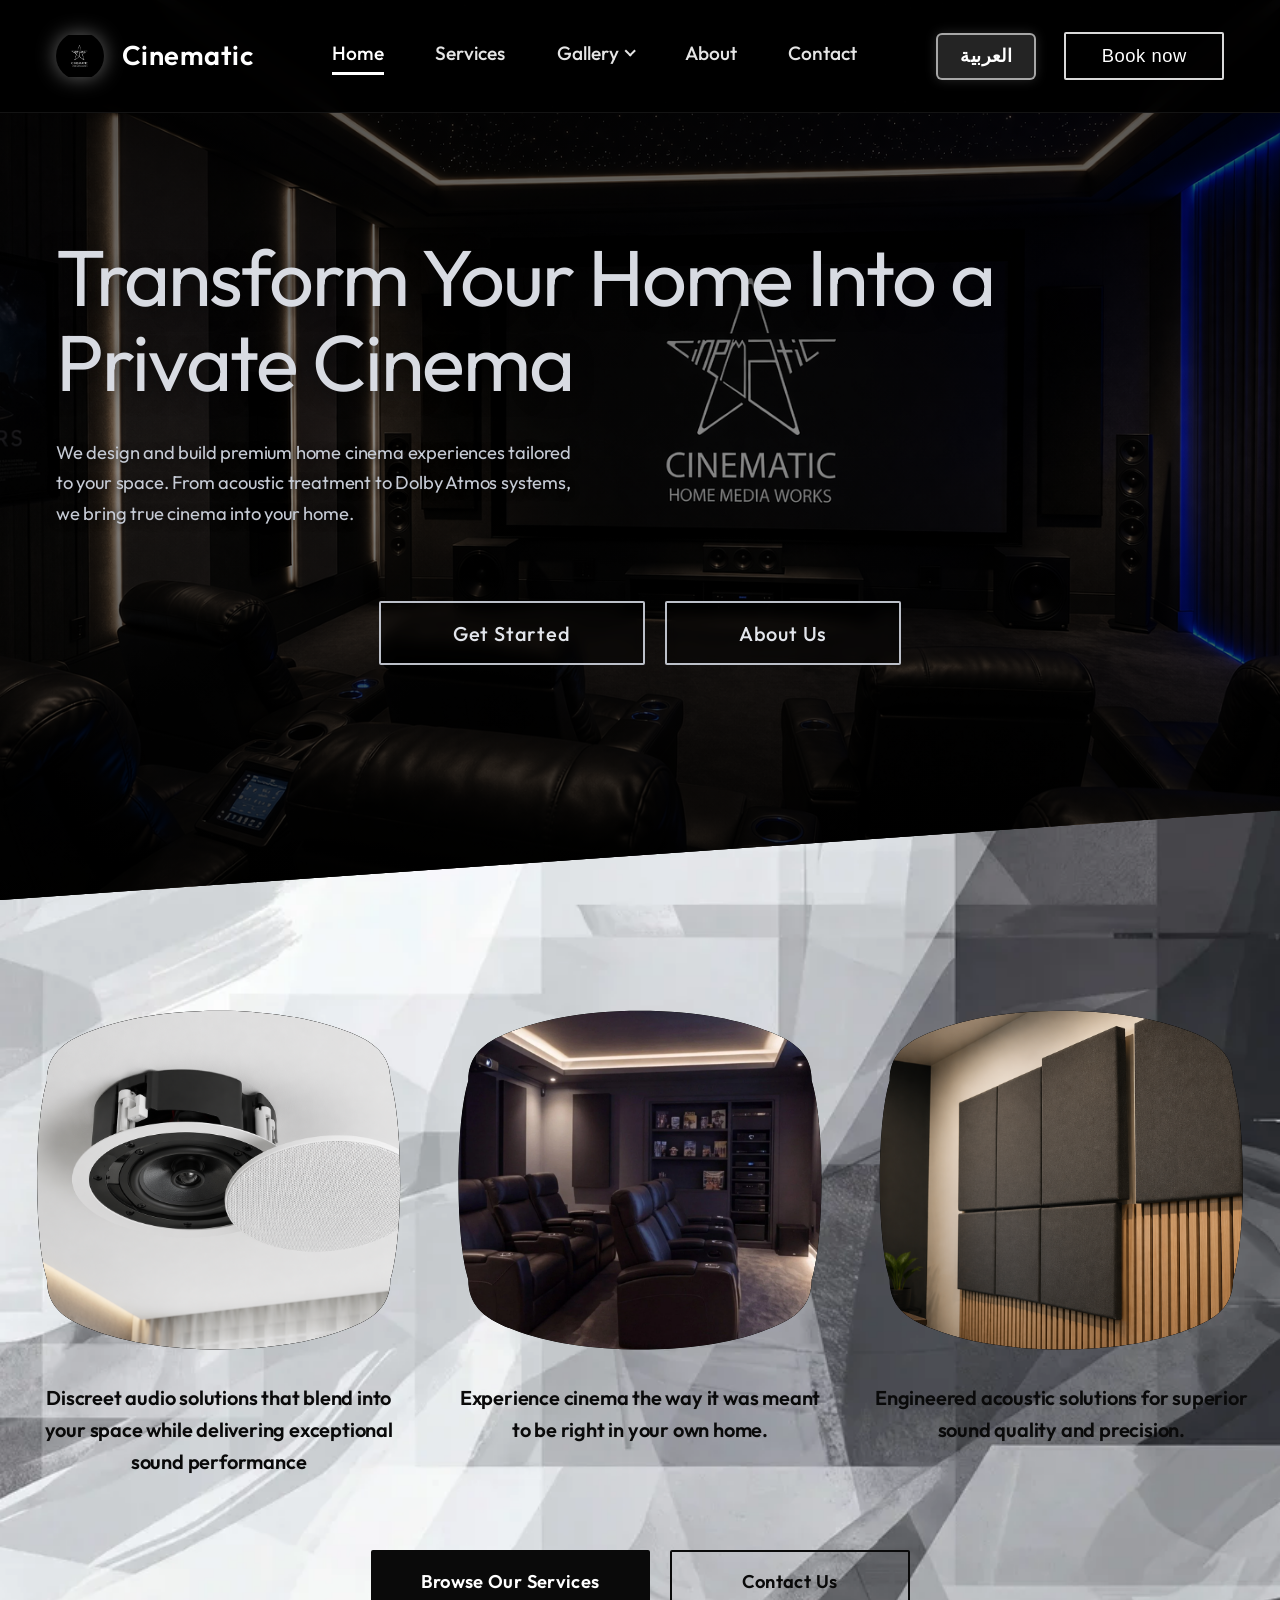
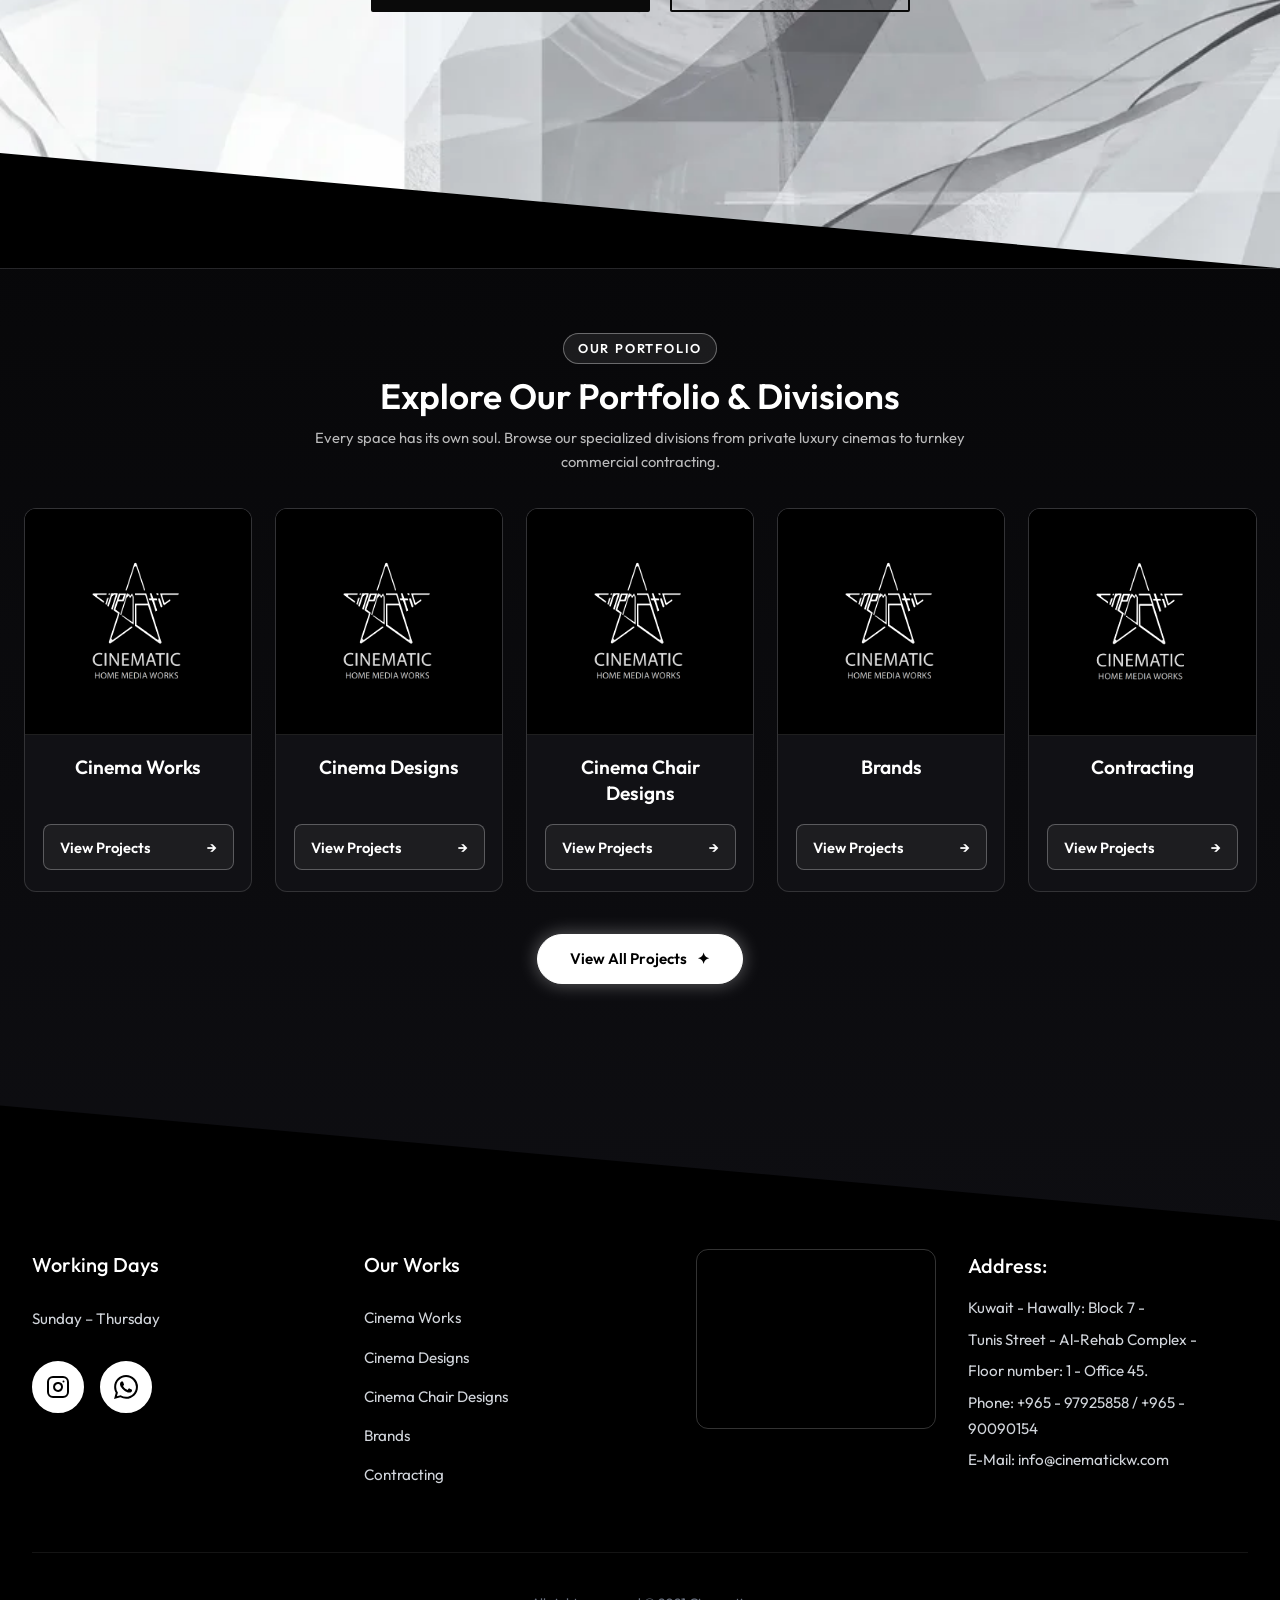
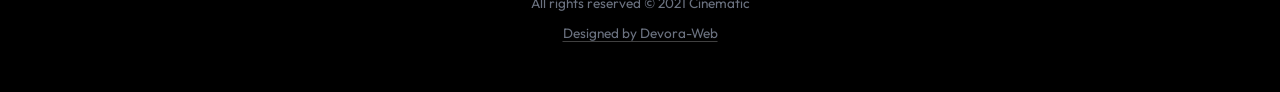
<file: index.html>
<!DOCTYPE html>
<html lang="en" dir="ltr">
<head>
  <meta charset="UTF-8">
  <meta name="viewport" content="width=device-width, initial-scale=1.0">
  <title>Cinematic Home Media Works | Luxury Private Cinema & AV Engineering Kuwait</title>
  <meta name="description" content="Cinematic Home Media Works - Turnkey luxury home cinema design, Dolby Atmos sound systems, acoustic treatment, and smart automation in Kuwait.">
  <link rel="icon" type="image/jpeg" href="css/logo.JPG">
  <link rel="stylesheet" href="css/style.css">
</head>
<body>

  <svg width="0" height="0" style="position: absolute; pointer-events: none;">
    <defs>
      <clipPath id="cushionClip" clipPathUnits="objectBoundingBox">
        <path d="M 0.16, 0.08 
                 C 0.34, 0.005, 0.66, 0.005, 0.84, 0.08 
                 C 0.92, 0.11, 0.96, 0.15, 0.96, 0.22 
                 C 0.995, 0.34, 0.995, 0.66, 0.96, 0.78 
                 C 0.96, 0.85, 0.92, 0.89, 0.84, 0.92 
                 C 0.66, 0.995, 0.34, 0.995, 0.16, 0.92 
                 C 0.08, 0.89, 0.04, 0.85, 0.04, 0.78 
                 C 0.005, 0.66, 0.005, 0.34, 0.04, 0.22 
                 C 0.04, 0.15, 0.08, 0.11, 0.16, 0.08 Z" />
      </clipPath>
    </defs>
  </svg>

  <header class="site-header">
    <div class="nav-container">
      <a href="index.html" class="brand-logo" aria-label="Cinematic KW Home">
        <img src="css/logo.JPG" alt="Cinematic KW Star Logo" class="brand-icon">
        <span data-i18n="brandName">Cinematic KW</span>
      </a>

      <nav class="nav-links" aria-label="Main Navigation">
        <a href="index.html" class="nav-link active" data-i18n="navHome">Home</a>
        <a href="services.html" class="nav-link" data-i18n="navServices">Services</a>
        
        <div class="nav-item-dropdown">
          <a href="gallery.html" class="nav-link" data-i18n="navGallery">Gallery</a>
          <div class="nav-dropdown-menu">
            <a href="gallery.html" class="nav-dropdown-link" data-i18n="filterAll">All Works</a>
            <div class="nav-dropdown-divider"></div>
            <a href="cinemas.html" class="nav-dropdown-link" data-i18n="filterCinemas">Cinema Works</a>
            <a href="designs.html" class="nav-dropdown-link" data-i18n="filterDesigns">Cinema Designs</a>
            <a href="chairs.html" class="nav-dropdown-link" data-i18n="filterChairs">Cinema Chair Designs</a>
            <a href="brands.html" class="nav-dropdown-link" data-i18n="filterBrands">Brands</a>
            <a href="contracting.html" class="nav-dropdown-link" data-i18n="filterContracting">Contracting</a>
          </div>
        </div>

        <a href="about.html" class="nav-link" data-i18n="navAbout">About</a>
        <a href="contact.html" class="nav-link" data-i18n="navContact">Contact</a>
      </nav>

      <div class="header-actions">
        <button type="button" class="lang-toggle-btn" aria-label="Switch Language" data-i18n="langSwitch">
          العربية
        </button>

        <button type="button" class="btn-book" data-i18n="btnBookNow">Book now</button>

        <button type="button" class="hamburger-btn" id="hamburgerBtn" aria-label="Open mobile navigation menu">
          <span class="hamburger-line"></span>
          <span class="hamburger-line"></span>
          <span class="hamburger-line"></span>
        </button>
      </div>
    </div>
  </header>

  <div class="mobile-menu-overlay" id="mobileMenu" aria-hidden="true">
    <div class="mobile-menu-header">
      <span class="mobile-menu-brand" data-i18n="brandName">Cinematic KW</span>
      <button type="button" class="mobile-close-btn" id="mobileCloseBtn" aria-label="Close menu">&times;</button>
    </div>

    <ul class="mobile-nav-list">
      <li><a href="index.html" class="mobile-nav-link" data-i18n="navHome">Home</a></li>
      <li><a href="services.html" class="mobile-nav-link" data-i18n="navServices">Services</a></li>
      <li class="mobile-dropdown">
        <details class="mobile-dropdown-details">
          <summary class="mobile-dropdown-toggle">
            <span data-i18n="navGallery">Gallery</span>
            <span class="mobile-dropdown-chevron" aria-hidden="true"></span>
          </summary>
          <div class="mobile-dropdown-menu">
            <a href="gallery.html" class="mobile-dropdown-link" data-i18n="filterAll">All Works</a>
            <a href="cinemas.html" class="mobile-dropdown-link" data-i18n="filterCinemas">Cinema Works</a>
            <a href="designs.html" class="mobile-dropdown-link" data-i18n="filterDesigns">Cinema Designs</a>
            <a href="chairs.html" class="mobile-dropdown-link" data-i18n="filterChairs">Cinema Chair Designs</a>
            <a href="brands.html" class="mobile-dropdown-link" data-i18n="filterBrands">Brands</a>
            <a href="contracting.html" class="mobile-dropdown-link" data-i18n="filterContracting">Contracting</a>
          </div>
        </details>
      </li>
      <li><a href="about.html" class="mobile-nav-link" data-i18n="navAbout">About</a></li>
      <li><a href="contact.html" class="mobile-nav-link" data-i18n="navContact">Contact</a></li>
    </ul>

    <div class="mobile-menu-footer">
      <button type="button" class="mobile-lang-btn" data-i18n="langSwitch">العربية</button>
      <button type="button" class="mobile-btn-book" data-i18n="btnBookNow">Book now</button>
    </div>
  </div>

  <section class="hero-section">
    <div class="hero-overlay"></div>
    <div class="hero-container">
      <div class="hero-content">
        <h1 class="hero-title" data-i18n="heroTitle">
          Transform Your Home Into a Private Cinema
        </h1>
        <p class="hero-subtitle" data-i18n="heroSubtitle">
          We design and build premium home cinema experiences tailored to your space. From acoustic treatment to Dolby Atmos systems, we bring true cinema into your home.
        </p>
      </div>

      <div class="hero-cta-center">
        <button type="button" class="btn-hero-primary open-book-modal" data-i18n="btnGetStarted">
          Get Started
        </button>
        <a href="about.html" class="btn-hero-primary" data-i18n="btnAboutUs">About Us</a>
      </div>
    </div>
  </section>

  <section class="feature-cards-section">
    <div class="section-cards-container">
      <div class="cards-grid">
        
        <div class="feature-card">
          <div class="card-img-wrapper">
            <img src="css/imag3.webp" alt="Discreet In-Ceiling Architectural Audio" loading="lazy">
          </div>
          <p class="card-caption" data-i18n="card1Caption">
            Discreet audio solutions that blend into your space while delivering exceptional sound performance
          </p>
        </div>

        <div class="feature-card">
          <div class="card-img-wrapper">
            <img src="css/imag4.webp" alt="Luxury Home Cinema Experience" loading="lazy">
          </div>
          <p class="card-caption" data-i18n="card2Caption">
            Experience cinema the way it was meant to be right in your own home.
          </p>
        </div>

        <div class="feature-card">
          <div class="card-img-wrapper">
            <img src="css/imag5.webp" alt="Engineered Acoustic Solutions & Slats" loading="lazy">
          </div>
          <p class="card-caption" data-i18n="card3Caption">
            Engineered acoustic solutions for superior sound quality and precision.
          </p>
        </div>

      </div>

      <div class="section-cta-row">
        <a href="services.html" class="btn-section btn-section--solid" data-i18n="btnBrowseServices">Browse Our Services</a>
        <a href="contact.html" class="btn-section" data-i18n="btnContactUs">Contact Us</a>
      </div>
    </div>
  </section>

    <section class="home-portfolio-section">
    <div class="home-portfolio-container">
      <div class="section-head-center">
        <span class="section-tag" data-i18n="homePortfolioBadge">Our Portfolio</span>
        <h2 class="section-main-title" data-i18n="homePortfolioTitle">Explore Our Portfolio &amp; Divisions</h2>
        <p class="section-main-sub" data-i18n="homePortfolioSub">
          Every space has its own soul. Browse our specialized divisions from private luxury cinemas to turnkey commercial contracting.
        </p>
      </div>

      <div class="home-portfolio-grid">

                <article class="home-portfolio-card">
          <div class="portfolio-card-media">
            <img src="css/logo.JPG" alt="Cinematic KW" loading="lazy">
          </div>
          <div class="portfolio-card-body">
            <h3 class="portfolio-card-title" data-i18n="filterCinemas">Cinema Works</h3>
            <a href="cinemas.html" class="portfolio-card-cta">
              <span data-i18n="viewCategory">View Projects</span>
              <span class="arrow">→</span>
            </a>
          </div>
        </article>

                <article class="home-portfolio-card">
          <div class="portfolio-card-media">
            <img src="css/logo.JPG" alt="Cinematic KW" loading="lazy">
          </div>
          <div class="portfolio-card-body">
            <h3 class="portfolio-card-title" data-i18n="filterDesigns">Cinema Designs</h3>
            <a href="designs.html" class="portfolio-card-cta">
              <span data-i18n="viewCategory">View Projects</span>
              <span class="arrow">→</span>
            </a>
          </div>
        </article>

                <article class="home-portfolio-card">
          <div class="portfolio-card-media">
            <img src="css/logo.JPG" alt="Cinematic KW" loading="lazy">
          </div>
          <div class="portfolio-card-body">
            <h3 class="portfolio-card-title" data-i18n="filterChairs">Cinema Chair Designs</h3>
            <a href="chairs.html" class="portfolio-card-cta">
              <span data-i18n="viewCategory">View Projects</span>
              <span class="arrow">→</span>
            </a>
          </div>
        </article>

                <article class="home-portfolio-card">
          <div class="portfolio-card-media">
            <img src="css/logo.JPG" alt="Cinematic KW" loading="lazy">
          </div>
          <div class="portfolio-card-body">
            <h3 class="portfolio-card-title" data-i18n="filterBrands">Brands</h3>
            <a href="brands.html" class="portfolio-card-cta">
              <span data-i18n="viewCategory">View Projects</span>
              <span class="arrow">→</span>
            </a>
          </div>
        </article>

                <article class="home-portfolio-card">
          <div class="portfolio-card-media">
            <img src="css/logo.JPG" alt="Cinematic KW" loading="lazy">
          </div>
          <div class="portfolio-card-body">
            <h3 class="portfolio-card-title" data-i18n="filterContracting">Contracting</h3>
            <a href="contracting.html" class="portfolio-card-cta">
              <span data-i18n="viewCategory">View Projects</span>
              <span class="arrow">→</span>
            </a>
          </div>
        </article>

      </div>

      <div class="home-portfolio-bottom">
        <a href="gallery.html" class="btn-portfolio-all">
          <span data-i18n="viewAllProjects">View All Projects</span>
          <span>✦</span>
        </a>
      </div>
    </div>
  </section>

  <footer class="site-footer">
    <div class="footer-content-grid">
      
      <div class="footer-col">
        <h3 data-i18n="footerHoursTitle">Working Days</h3>
        <p class="footer-hours-text">
          <span data-i18n="footerHoursDays">Sunday – Thursday</span>
        </p>

        <div class="footer-social">
          <a href="https://www.instagram.com/cinematic.kw?utm_source=qr" class="footer-social-link" target="_blank" rel="noopener noreferrer" aria-label="Instagram">
            <svg viewBox="0 0 24 24" fill="none" stroke="currentColor" stroke-width="2" stroke-linecap="round" stroke-linejoin="round" aria-hidden="true"><rect x="2" y="2" width="20" height="20" rx="5" ry="5"/><path d="M16 11.37A4 4 0 1 1 12.63 8 4 4 0 0 1 16 11.37z"/><line x1="17.5" y1="6.5" x2="17.51" y2="6.5"/></svg>
          </a>
          <a href="https://wa.me/96597925858" class="footer-social-link" target="_blank" rel="noopener noreferrer" aria-label="WhatsApp">
            <svg viewBox="0 0 24 24" fill="currentColor" aria-hidden="true"><path d="M17.472 14.382c-.297-.149-1.758-.867-2.03-.967-.273-.099-.471-.148-.67.15-.197.297-.767.966-.94 1.164-.173.199-.347.223-.644.075-.297-.15-1.255-.463-2.39-1.475-.883-.788-1.48-1.761-1.653-2.059-.173-.297-.018-.458.13-.606.134-.133.298-.347.446-.52.149-.174.198-.298.298-.497.099-.198.05-.371-.025-.52-.075-.149-.669-1.612-.916-2.207-.242-.579-.487-.5-.669-.51-.173-.008-.371-.01-.57-.01-.198 0-.52.074-.792.372-.272.297-1.04 1.016-1.04 2.479 0 1.462 1.065 2.875 1.213 3.074.149.198 2.096 3.2 5.077 4.487.709.306 1.262.489 1.694.625.712.227 1.36.195 1.871.118.571-.085 1.758-.719 2.006-1.413.248-.694.248-1.289.173-1.413-.074-.124-.272-.198-.57-.347m-5.421 7.403h-.004a9.87 9.87 0 01-5.031-1.378l-.361-.214-3.741.982.998-3.648-.235-.374a9.86 9.86 0 01-1.51-5.26c.001-5.45 4.436-9.884 9.888-9.884 2.64 0 5.122 1.03 6.988 2.898a9.825 9.825 0 012.893 6.994c-.003 5.45-4.437 9.884-9.885 9.884m8.413-18.297A11.815 11.815 0 0012.05 0C5.495 0 .16 5.335.157 11.892c0 2.096.547 4.142 1.588 5.945L.057 24l6.305-1.654a11.882 11.882 0 005.683 1.448h.005c6.554 0 11.89-5.335 11.893-11.893a11.821 11.821 0 00-3.48-8.413z"/></svg>
          </a>
        </div>
      </div>

      <div class="footer-col">
        <h3 data-i18n="footerPortfolioTitle">Our Works</h3>
        <ul class="footer-links-list">
          <li>
            <a href="cinemas.html" class="footer-link-item" data-i18n="filterCinemas">
              Cinema Works
            </a>
          </li>
          <li>
            <a href="designs.html" class="footer-link-item" data-i18n="filterDesigns">
              Cinema Designs
            </a>
          </li>
          <li>
            <a href="chairs.html" class="footer-link-item" data-i18n="filterChairs">
              Cinema Chair Designs
            </a>
          </li>
          <li>
            <a href="brands.html" class="footer-link-item" data-i18n="filterBrands">
              Brands
            </a>
          </li>
          <li>
            <a href="contracting.html" class="footer-link-item" data-i18n="filterContracting">
              Contracting
            </a>
          </li>
        </ul>
      </div>

      <div class="footer-col footer-address-col">
        <div class="footer-map-frame">
          <iframe 
            src="https://www.google.com/maps/embed?pb=!1m18!1m12!1m3!1d3478.1702434150816!2d48.025649699999995!3d29.336006100000002!2m3!1f0!2f0!3f0!3m2!1i1024!2i768!4f13.1!3m3!1m2!1s0x3fcf9d207bee2ceb%3A0x783056b617bec0d!2sCINEMATICKW!5e0!3m2!1sen!2skw!4v1792853960206!5m2!1sen!2skw" 
            title="Cinematic KW Showroom Location"
            allowfullscreen="" 
            loading="lazy" 
            referrerpolicy="strict-origin-when-cross-origin">
          </iframe>
        </div>

        <div class="footer-address-info">
          <h3 data-i18n="footerAddressTitle">Address:</h3>
          <p data-i18n="footerAddr1">Kuwait - Hawally: Block 7 -</p>
          <p data-i18n="footerAddr2">Tunis Street - Al-Rehab Complex -</p>
          <p data-i18n="footerAddr3">Floor number: 1 - Office 45.</p>
          <p data-i18n="footerPhone">Phone: +965 - 97925858 / +965 - 90090154</p>
          <p data-i18n="footerEmail">E-Mail: info@cinematickw.com</p>
        </div>
      </div>

    </div>

    <div class="footer-copyright" data-i18n="footerCopyright">
      All rights reserved © 2021 Cinematic
    </div>
  </footer>

  <div class="modal-overlay" id="bookingModal" aria-hidden="true" role="dialog">
    <div class="modal-card">
      <button type="button" class="modal-close-btn" id="closeModalBtn" aria-label="Close modal">&times;</button>
      <h3 class="modal-title" data-i18n="modalTitle">Schedule a Consultation</h3>
      <p class="modal-desc" data-i18n="modalSubtitle">Meet our cinema architects & audio engineers at our Hawally showroom or on-site.</p>

      <form id="bookingForm">
        <div class="form-group">
          <label class="form-label" for="bookName" data-i18n="formName">Full Name</label>
          <input type="text" id="bookName" class="form-input" required placeholder="Your name">
        </div>

        <div class="form-group">
          <label class="form-label" for="bookPhone" data-i18n="formPhone">Phone / WhatsApp</label>
          <input type="tel" id="bookPhone" class="form-input" required placeholder="+965 ...">
        </div>

        <div class="form-group">
          <label class="form-label" for="bookService" data-i18n="formService">Interested Service</label>
          <select id="bookService" class="form-select">
            <option value="Home Cinema" data-i18n="formServiceOpt1">Private Home Cinema (Turnkey)</option>
            <option value="Acoustic Treatment" data-i18n="formServiceOpt2">Acoustic Treatment & Insulation</option>
            <option value="Automation & Audio" data-i18n="formServiceOpt3">Smart Home Automation & Multi-Room Audio</option>
            <option value="Commercial Screening" data-i18n="formServiceOpt4">Commercial Screening / Fit-Out</option>
          </select>
        </div>

        <div class="form-group">
          <label class="form-label" for="bookNotes" data-i18n="formNotes">Project Details / Room Dimensions</label>
          <textarea id="bookNotes" class="form-textarea" rows="3" placeholder="Tell us about your room or project..."></textarea>
        </div>

        <button type="submit" class="btn-form-submit" data-i18n="formSubmit">Send Booking Request</button>
      </form>

      <div id="modalSuccess" style="display: none; text-align: center; padding: 2rem 0;">
        <div style="font-size: 3rem; margin-bottom: 1rem;">✅</div>
        <p style="color: #10b981; font-weight: 500; font-size: 1.1rem;" data-i18n="formSuccess">
          Thank you! Our engineering team will contact you promptly on WhatsApp.
        </p>
      </div>
    </div>
  </div>
  <script src="js/main.js"></script>
</body>
</html>
</file>
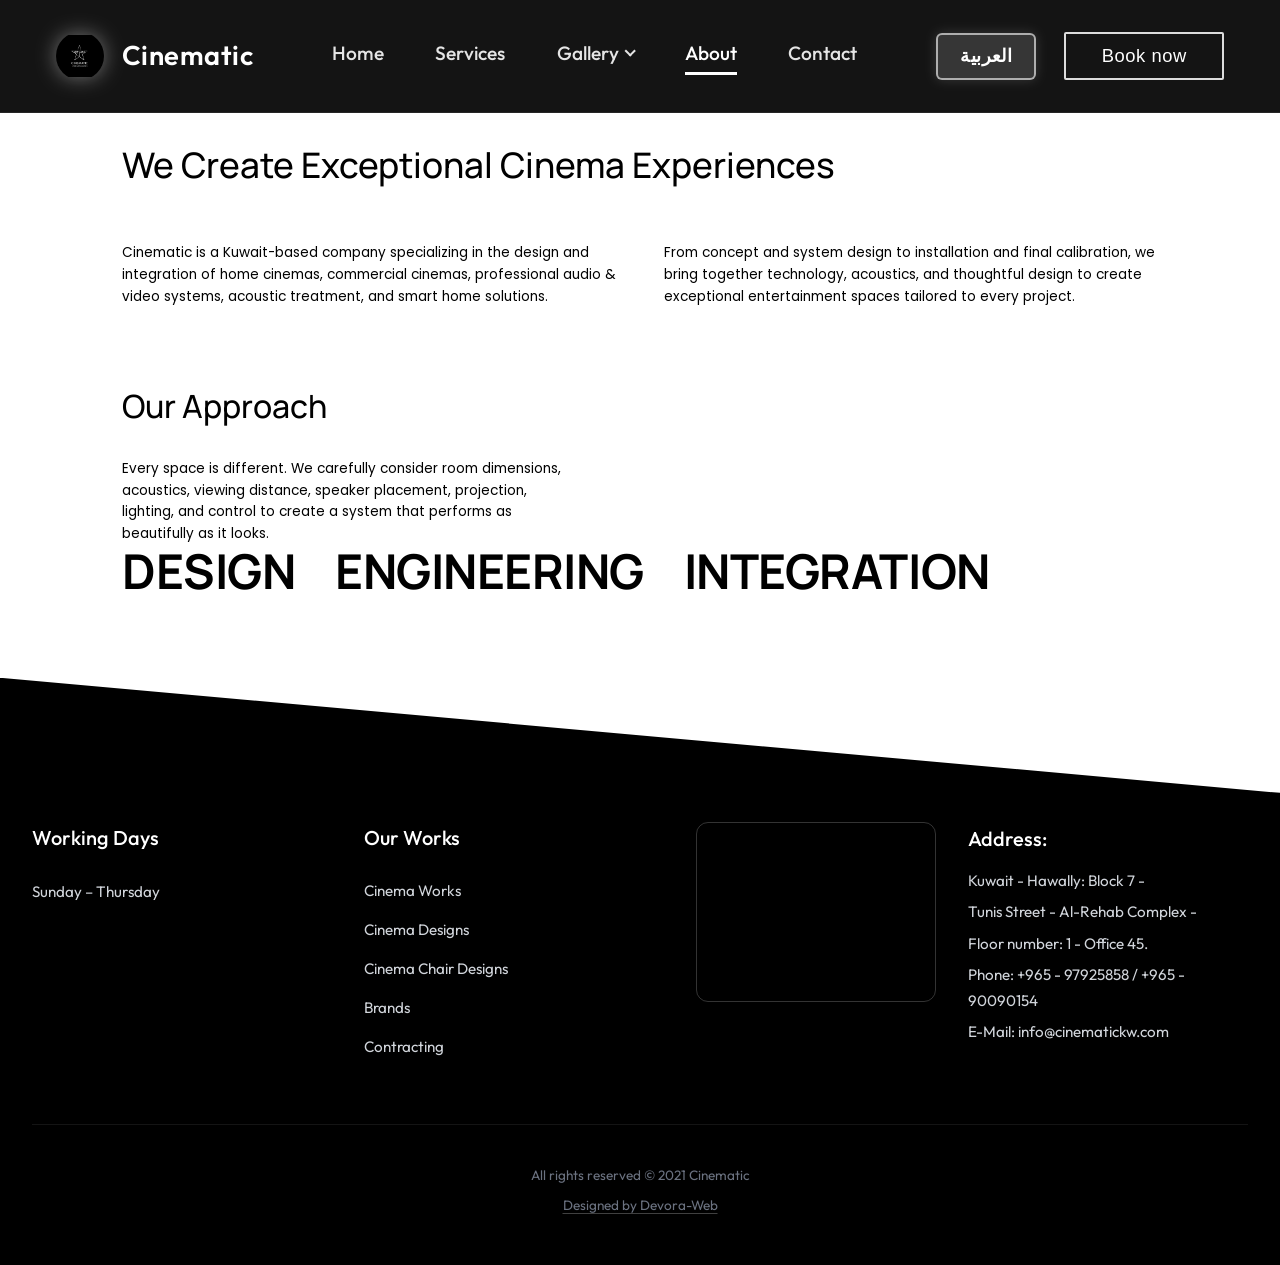
<file: about.html>
<!DOCTYPE html>
<html lang="en" dir="ltr">
<head>
  <meta charset="UTF-8">
  <meta name="viewport" content="width=device-width, initial-scale=1.0">
  <title>About Us | Cinematic Home Media Works Kuwait</title>
  <meta name="description" content="About Cinematic Home Media Works (Cinematech for Building Construction L.L.C.) established in Kuwait in 2021. Turnkey cinema and acoustic solutions.">
  <link rel="icon" type="image/jpeg" href="css/logo.JPG">
  <link rel="preconnect" href="https://fonts.googleapis.com">
  <link rel="preconnect" href="https://fonts.gstatic.com" crossorigin>
  <link href="https://fonts.googleapis.com/css2?family=Manrope:wght@400;500;700&family=Poppins:wght@400&family=Cairo:wght@400;500;700&display=swap" rel="stylesheet">
  <link rel="stylesheet" href="css/style.css">
  <style>
    .about-simple {
      background: #ffffff;
      color: #000000;
      padding: 9rem 0 calc(9vw + 5rem);
    }
    .about-simple-inner {
      max-width: 1100px;
      margin: 0 auto;
      padding: 0 2rem;
    }
    .about-simple h2,
    .about-simple .about-words {
      font-family: 'Manrope', 'Cairo', sans-serif;
      color: #000000;
    }
    .about-simple p {
      font-family: 'Poppins', 'Cairo', sans-serif;
      font-size: 0.85rem;
      line-height: 1.6;
      color: #000000;
      margin: 0;
    }
    .about-simple-title {
      font-size: 2.2rem;
      font-weight: 500;
      line-height: 1.2;
      margin: 0 0 3.5rem;
    }
    .about-simple-cols {
      display: grid;
      grid-template-columns: 1fr 1fr;
      gap: 3rem;
      align-items: start;
      margin-bottom: 5rem;
    }
    .about-simple-approach {
      font-size: 2rem;
      font-weight: 500;
      line-height: 1.2;
      margin: 0 0 2rem;
    }
    .about-simple-approach-text {
      max-width: 460px;
      margin-bottom: 5rem;
    }
    .about-words {
      display: flex;
      flex-wrap: wrap;
      gap: 0.5rem 2.5rem;
      font-size: clamp(1.6rem, 4.2vw, 3rem);
      font-weight: 700;
      line-height: 1.1;
      letter-spacing: -0.01em;
    }
    html[lang="ar"] .about-simple h2,
    html[lang="ar"] .about-simple .about-words,
    html[lang="ar"] .about-simple p {
      font-family: 'Cairo', sans-serif;
    }
    html[lang="ar"] .about-simple p { line-height: 1.9; }
    html[lang="ar"] .about-words { letter-spacing: 0; }
    @media (max-width: 768px) {
      .about-simple { padding: 7rem 0 calc(8vw + 3.5rem); }
      .about-simple-cols { grid-template-columns: 1fr; gap: 1.5rem; margin-bottom: 3.5rem; }
      .about-simple-title { font-size: 1.7rem; margin-bottom: 2rem; }
      .about-simple-approach { font-size: 1.5rem; }
      .about-simple-approach-text { margin-bottom: 3.5rem; }
    }
  </style>
</head>
<body>

  <header class="site-header">
    <div class="nav-container">
      <a href="index.html" class="brand-logo">
        <img src="css/logo.JPG" alt="Cinematic KW Logo" class="brand-icon">
        <span data-i18n="brandName">Cinematic KW</span>
      </a>

      <nav class="nav-links">
        <a href="index.html" class="nav-link" data-i18n="navHome">Home</a>
        <a href="services.html" class="nav-link" data-i18n="navServices">Services</a>
        
        <div class="nav-item-dropdown">
          <a href="gallery.html" class="nav-link" data-i18n="navGallery">Gallery</a>
          <div class="nav-dropdown-menu">
            <a href="gallery.html" class="nav-dropdown-link" data-i18n="filterAll">✦ All Works</a>
            <div class="nav-dropdown-divider"></div>
            <a href="cinemas.html" class="nav-dropdown-link" data-i18n="filterCinemas">Cinema Works</a>
            <a href="designs.html" class="nav-dropdown-link" data-i18n="filterDesigns">Cinema Designs</a>
            <a href="chairs.html" class="nav-dropdown-link" data-i18n="filterChairs">Cinema Chair Designs</a>
            <a href="brands.html" class="nav-dropdown-link" data-i18n="filterBrands">Brands</a>
            <a href="contracting.html" class="nav-dropdown-link" data-i18n="filterContracting">Contracting</a>
          </div>
        </div>

        <a href="about.html" class="nav-link active" data-i18n="navAbout">About</a>
        <a href="contact.html" class="nav-link" data-i18n="navContact">Contact</a>
      </nav>

      <div class="header-actions">
        <button type="button" class="lang-toggle-btn" data-i18n="langSwitch">العربية</button>
        <button type="button" class="btn-book" data-i18n="btnBookNow">Book now</button>
        <button type="button" class="hamburger-btn" id="hamburgerBtn" aria-label="Open navigation menu">
          <span class="hamburger-line"></span>
          <span class="hamburger-line"></span>
          <span class="hamburger-line"></span>
        </button>
      </div>
    </div>
  </header>

  <div class="mobile-menu-overlay" id="mobileMenu">
    <div class="mobile-menu-header">
      <span class="mobile-menu-brand" data-i18n="brandName">Cinematic KW</span>
      <button type="button" class="mobile-close-btn" id="mobileCloseBtn">&times;</button>
    </div>
    <ul class="mobile-nav-list">
      <li><a href="index.html" class="mobile-nav-link" data-i18n="navHome">Home</a></li>
      <li><a href="services.html" class="mobile-nav-link" data-i18n="navServices">Services</a></li>
      <li class="mobile-dropdown">
        <details class="mobile-dropdown-details">
          <summary class="mobile-dropdown-toggle">
            <span data-i18n="navGallery">Gallery</span>
            <span class="mobile-dropdown-chevron" aria-hidden="true"></span>
          </summary>
          <div class="mobile-dropdown-menu">
            <a href="gallery.html" class="mobile-dropdown-link" data-i18n="filterAll">All Works</a>
            <a href="cinemas.html" class="mobile-dropdown-link" data-i18n="filterCinemas">Cinema Works</a>
            <a href="designs.html" class="mobile-dropdown-link" data-i18n="filterDesigns">Cinema Designs</a>
            <a href="chairs.html" class="mobile-dropdown-link" data-i18n="filterChairs">Cinema Chair Designs</a>
            <a href="brands.html" class="mobile-dropdown-link" data-i18n="filterBrands">Brands</a>
            <a href="contracting.html" class="mobile-dropdown-link" data-i18n="filterContracting">Contracting</a>
          </div>
        </details>
      </li>
      <li><a href="about.html" class="mobile-nav-link" data-i18n="navAbout">About</a></li>
      <li><a href="contact.html" class="mobile-nav-link" data-i18n="navContact">Contact</a></li>
    </ul>
    <div class="mobile-menu-footer">
      <button type="button" class="mobile-lang-btn" data-i18n="langSwitch">العربية</button>
      <button type="button" class="mobile-btn-book" data-i18n="btnBookNow">Book now</button>
    </div>
  </div>

  <section class="about-simple">
    <div class="about-simple-inner">
      <h2 class="about-simple-title" data-i18n="aboutIntroTitle">We Create Exceptional Cinema Experiences</h2>

      <div class="about-simple-cols">
        <p data-i18n="aboutIntroP1">Cinematic is a Kuwait-based company specializing in the design and integration of home cinemas, commercial cinemas, professional audio &amp; video systems, acoustic treatment, and smart home solutions.</p>
        <p data-i18n="aboutIntroP2">From concept and system design to installation and final calibration, we bring together technology, acoustics, and thoughtful design to create exceptional entertainment spaces tailored to every project.</p>
      </div>

      <h2 class="about-simple-approach" data-i18n="aboutApproachTitle">Our Approach</h2>
      <p class="about-simple-approach-text" data-i18n="aboutApproachText">Every space is different. We carefully consider room dimensions, acoustics, viewing distance, speaker placement, projection, lighting, and control to create a system that performs as beautifully as it looks.</p>

      <div class="about-words">
        <span data-i18n="aboutWordDesign">DESIGN</span>
        <span data-i18n="aboutWordEngineering">ENGINEERING</span>
        <span data-i18n="aboutWordIntegration">INTEGRATION</span>
      </div>
    </div>
  </section>

  <footer class="site-footer">
    <div class="footer-content-grid">
      <div class="footer-col">
        <h3 data-i18n="footerHoursTitle">Working Days</h3>
        <p class="footer-hours-text">
          <span data-i18n="footerHoursDays">Sunday – Thursday</span>
        </p>
      </div>

      <div class="footer-col">
        <h3 data-i18n="footerPortfolioTitle">Our Works</h3>
        <ul class="footer-links-list">
          <li>
            <a href="cinemas.html" class="footer-link-item" data-i18n="filterCinemas">
              Cinema Works
            </a>
          </li>
          <li>
            <a href="designs.html" class="footer-link-item" data-i18n="filterDesigns">
              Cinema Designs
            </a>
          </li>
          <li>
            <a href="chairs.html" class="footer-link-item" data-i18n="filterChairs">
              Cinema Chair Designs
            </a>
          </li>
          <li>
            <a href="brands.html" class="footer-link-item" data-i18n="filterBrands">
              Brands
            </a>
          </li>
          <li>
            <a href="contracting.html" class="footer-link-item" data-i18n="filterContracting">
              Contracting
            </a>
          </li>
        </ul>
      </div>

      <div class="footer-col footer-address-col">
        <div class="footer-map-frame">
          <iframe 
            src="https://www.google.com/maps/embed?pb=!1m18!1m12!1m3!1d3478.1702434150816!2d48.025649699999995!3d29.336006100000002!2m3!1f0!2f0!3f0!3m2!1i1024!2i768!4f13.1!3m3!1m2!1s0x3fcf9d207bee2ceb%3A0x783056b617bec0d!2sCINEMATICKW!5e0!3m2!1sen!2skw!4v1792853960206!5m2!1sen!2skw" 
            title="Cinematic KW Location"
            allowfullscreen="" 
            loading="lazy" 
            referrerpolicy="strict-origin-when-cross-origin">
          </iframe>
        </div>

        <div class="footer-address-info">
          <h3 data-i18n="footerAddressTitle">Address :-</h3>
          <p data-i18n="footerAddr1">Kuwait - Hawally: Block 7 -</p>
          <p data-i18n="footerAddr2">Tunis street - Al-Rehab Complex -</p>
          <p data-i18n="footerAddr3">floor number: 1 - Office 45.</p>
          <p data-i18n="footerPhone">Phone : +965 - 97925858 / +965 - 90090154</p>
          <p data-i18n="footerEmail">E-Mail: info@cinematickw.com</p>
        </div>
      </div>
    </div>

    <div class="footer-copyright" data-i18n="footerCopyright">
      All Rights reserved © 2021 Cinematic
    </div>
  </footer>

  <div class="modal-overlay" id="bookingModal" aria-hidden="true" role="dialog">
    <div class="modal-card">
      <button type="button" class="modal-close-btn" id="closeModalBtn" aria-label="Close modal">&times;</button>
      <h3 class="modal-title" data-i18n="modalTitle">Schedule a Consultation</h3>
      <p class="modal-desc" data-i18n="modalSubtitle">Meet our cinema architects & audio engineers at our Hawally showroom or on-site.</p>
      <form id="bookingForm">
        <div class="form-group">
          <label class="form-label" for="bookName" data-i18n="formName">Full Name</label>
          <input type="text" id="bookName" class="form-input" required placeholder="Your name">
        </div>
        <div class="form-group">
          <label class="form-label" for="bookPhone" data-i18n="formPhone">Phone / WhatsApp</label>
          <input type="tel" id="bookPhone" class="form-input" required placeholder="+965 ...">
        </div>
        <div class="form-group">
          <label class="form-label" for="bookService" data-i18n="formService">Interested Service</label>
          <select id="bookService" class="form-select">
            <option value="Home Cinema" data-i18n="formServiceOpt1">Private Home Cinema (Turnkey)</option>
            <option value="Acoustic Treatment" data-i18n="formServiceOpt2">Acoustic Treatment & Insulation</option>
            <option value="Automation & Audio" data-i18n="formServiceOpt3">Smart Home Automation & Multi-Room Audio</option>
            <option value="Commercial Screening" data-i18n="formServiceOpt4">Commercial Screening / Fit-Out</option>
          </select>
        </div>
        <div class="form-group">
          <label class="form-label" for="bookNotes" data-i18n="formNotes">Project Details / Room Dimensions</label>
          <textarea id="bookNotes" class="form-textarea" rows="3" placeholder="Tell us about your room or project..."></textarea>
        </div>
        <button type="submit" class="btn-form-submit" data-i18n="formSubmit">Send Booking Request</button>
      </form>
      <div id="modalSuccess" style="display: none; text-align: center; padding: 2rem 0;">
        <div style="font-size: 3rem; margin-bottom: 1rem;">✅</div>
        <p style="color: #10b981; font-weight: 500; font-size: 1.1rem;" data-i18n="formSuccess">
          Thank you! Our engineering team will contact you promptly on WhatsApp.
        </p>
      </div>
    </div>
  </div>

  <script src="js/main.js"></script>
</body>
</html>
</file>
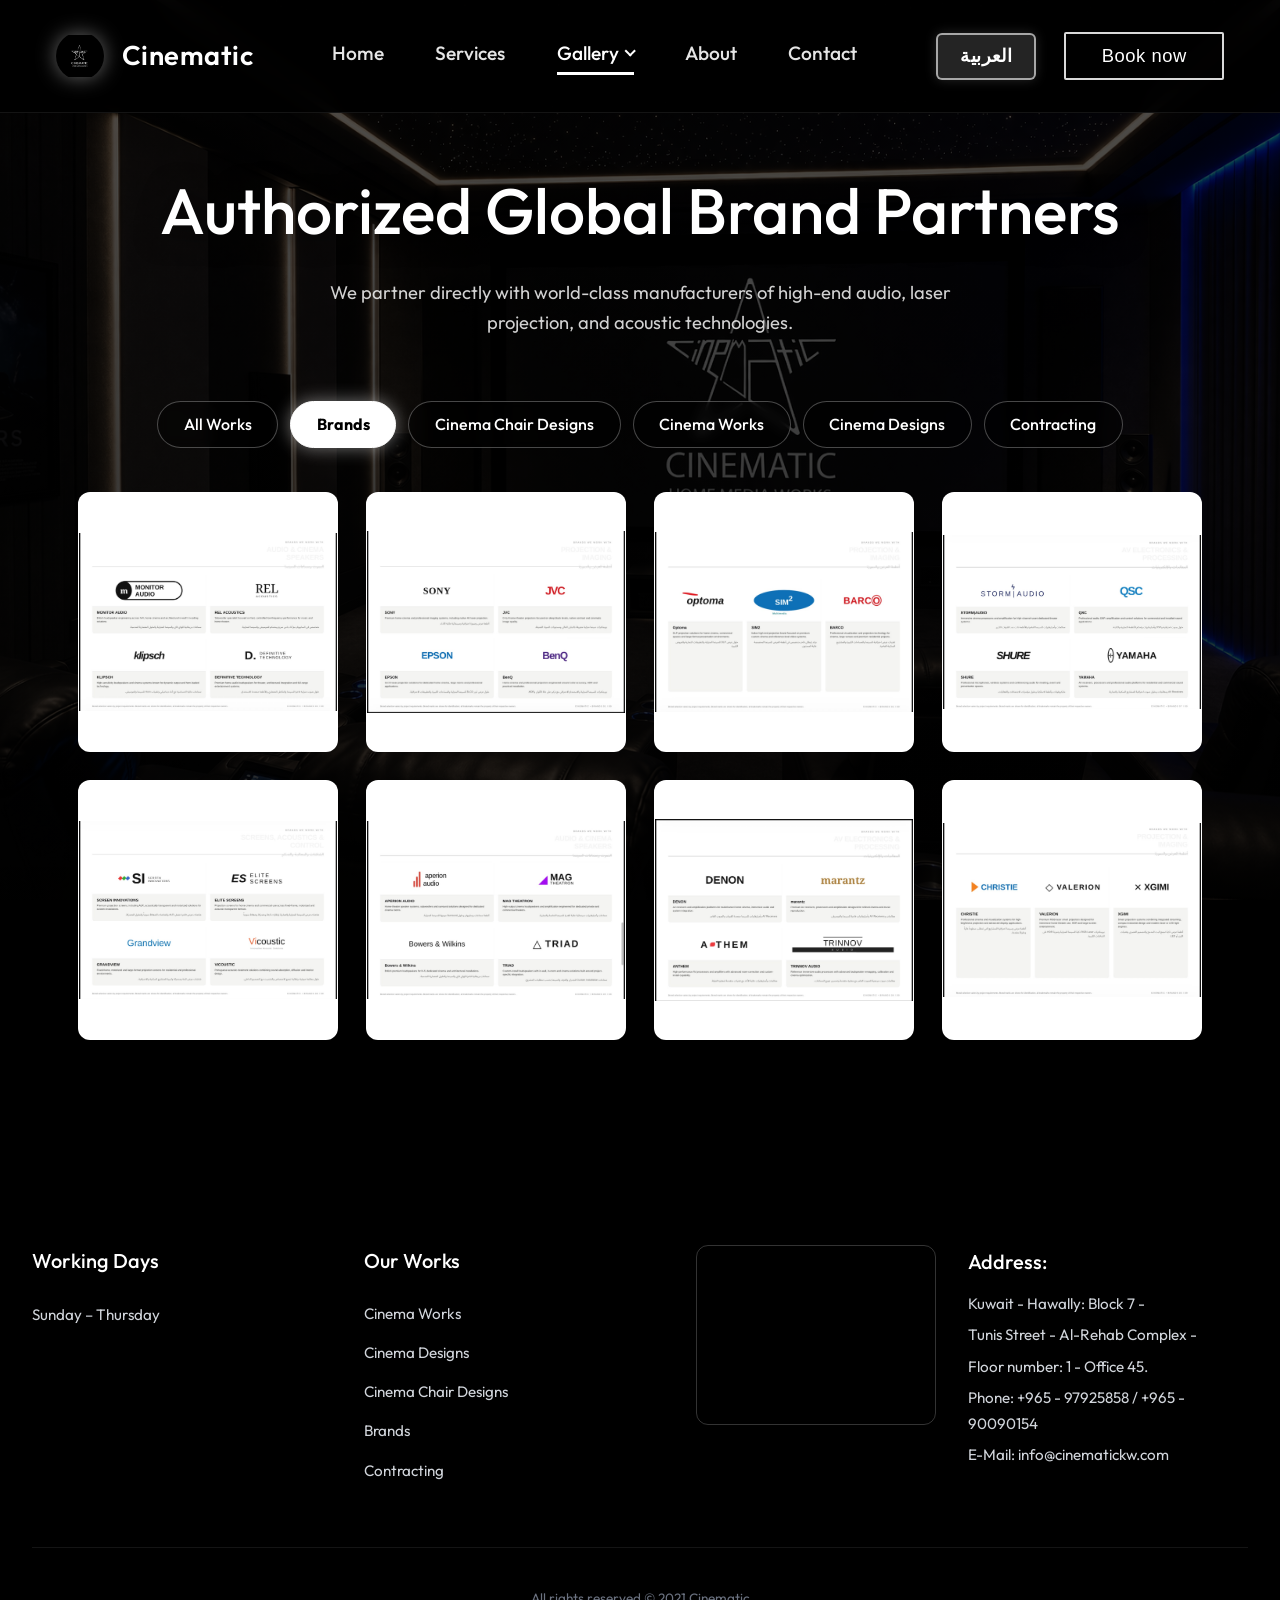
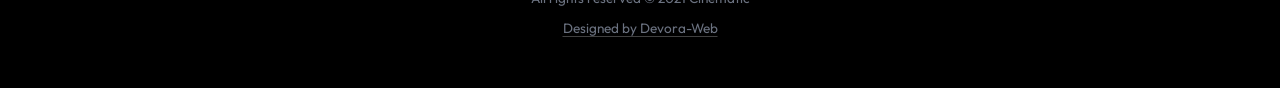
<file: brands.html>
<!DOCTYPE html>
<html lang="en" dir="ltr">
<head>
  <meta charset="UTF-8">
  <meta name="viewport" content="width=device-width, initial-scale=1.0">
  <title>Authorized Global Brand Partners | Cinematic KW</title>
  <meta name="description" content="Discover our authorized world-class cinema, audio and acoustic partners: Sony, Klipsch, Epson, BenQ, Denon, Monitor Audio, REL, and more in Kuwait.">
  <link rel="icon" type="image/jpeg" href="css/logo.JPG">
  <link rel="stylesheet" href="css/style.css">
</head>
<body class="works-page">

  <header class="site-header">
    <div class="nav-container">
      <a href="index.html" class="brand-logo" aria-label="Cinematic KW Home">
        <img src="css/logo.JPG" alt="Cinematic KW Star Logo" class="brand-icon">
        <span data-i18n="brandName">Cinematic KW</span>
      </a>

      <nav class="nav-links" aria-label="Main Navigation">
        <a href="index.html" class="nav-link" data-i18n="navHome">Home</a>
        <a href="services.html" class="nav-link" data-i18n="navServices">Services</a>
        
        <div class="nav-item-dropdown">
          <a href="gallery.html" class="nav-link active" data-i18n="navGallery">Gallery</a>
          <div class="nav-dropdown-menu">
            <a href="gallery.html" class="nav-dropdown-link" data-i18n="filterAll">✦ All Works</a>
            <div class="nav-dropdown-divider"></div>
            <a href="cinemas.html" class="nav-dropdown-link" data-i18n="filterCinemas">Cinema Works</a>
            <a href="designs.html" class="nav-dropdown-link" data-i18n="filterDesigns">Cinema Designs</a>
            <a href="chairs.html" class="nav-dropdown-link" data-i18n="filterChairs">Cinema Chair Designs</a>
            <a href="brands.html" class="nav-dropdown-link" style="color: #ffffff;" data-i18n="filterBrands">Brands</a>
            <a href="contracting.html" class="nav-dropdown-link" data-i18n="filterContracting">Contracting</a>
          </div>
        </div>

        <a href="about.html" class="nav-link" data-i18n="navAbout">About</a>
        <a href="contact.html" class="nav-link" data-i18n="navContact">Contact</a>
      </nav>

      <div class="header-actions">
        <button type="button" class="lang-toggle-btn" aria-label="Switch Language" data-i18n="langSwitch">
          العربية
        </button>

        <button type="button" class="btn-book" data-i18n="btnBookNow">Book now</button>

        <button type="button" class="hamburger-btn" id="hamburgerBtn" aria-label="Open mobile navigation menu">
          <span class="hamburger-line"></span>
          <span class="hamburger-line"></span>
          <span class="hamburger-line"></span>
        </button>
      </div>
    </div>
  </header>

  <div class="mobile-menu-overlay" id="mobileMenu" aria-hidden="true">
    <div class="mobile-menu-header">
      <span class="mobile-menu-brand" data-i18n="brandName">Cinematic KW</span>
      <button type="button" class="mobile-close-btn" id="mobileCloseBtn" aria-label="Close menu">&times;</button>
    </div>

    <ul class="mobile-nav-list">
      <li><a href="index.html" class="mobile-nav-link" data-i18n="navHome">Home</a></li>
      <li><a href="services.html" class="mobile-nav-link" data-i18n="navServices">Services</a></li>
      <li class="mobile-dropdown">
        <details class="mobile-dropdown-details">
          <summary class="mobile-dropdown-toggle">
            <span data-i18n="navGallery">Gallery</span>
            <span class="mobile-dropdown-chevron" aria-hidden="true"></span>
          </summary>
          <div class="mobile-dropdown-menu">
            <a href="gallery.html" class="mobile-dropdown-link" data-i18n="filterAll">All Works</a>
            <a href="cinemas.html" class="mobile-dropdown-link" data-i18n="filterCinemas">Cinema Works</a>
            <a href="designs.html" class="mobile-dropdown-link" data-i18n="filterDesigns">Cinema Designs</a>
            <a href="chairs.html" class="mobile-dropdown-link" data-i18n="filterChairs">Cinema Chair Designs</a>
            <a href="brands.html" class="mobile-dropdown-link" data-i18n="filterBrands">Brands</a>
            <a href="contracting.html" class="mobile-dropdown-link" data-i18n="filterContracting">Contracting</a>
          </div>
        </details>
      </li>
      <li><a href="about.html" class="mobile-nav-link" data-i18n="navAbout">About</a></li>
      <li><a href="contact.html" class="mobile-nav-link" data-i18n="navContact">Contact</a></li>
    </ul>

    <div class="mobile-menu-footer">
      <button type="button" class="mobile-lang-btn" data-i18n="langSwitch">العربية</button>
      <button type="button" class="mobile-btn-book" data-i18n="btnBookNow">Book now</button>
    </div>
  </div>

  <section class="page-hero works-hero">
    <div class="container">
      <h1 class="page-hero-title" data-i18n="brandsPageTitle">Authorized Global Brand Partners</h1>
      <p class="page-hero-sub" data-i18n="brandsPageSub">
        We partner directly with world-class manufacturers of high-end audio, laser projection, and acoustic technologies.
      </p>
    </div>
  </section>

  <section class="overview-section works-section">
    <div class="container">

      <!-- Categories Filter Navigation Bar -->
      <div class="works-filter" role="group" aria-label="Works categories">
        <a href="gallery.html" class="works-filter-btn" data-i18n="filterAll">All Works</a>
        <a href="brands.html" class="works-filter-btn is-active" data-i18n="filterBrands">Brands</a>
        <a href="chairs.html" class="works-filter-btn" data-i18n="filterChairs">Cinema Chair Designs</a>
        <a href="cinemas.html" class="works-filter-btn" data-i18n="filterCinemas">Cinema Works</a>
        <a href="designs.html" class="works-filter-btn" data-i18n="filterDesigns">Cinema Designs</a>
        <a href="contracting.html" class="works-filter-btn" data-i18n="filterContracting">Contracting</a>
      </div>

      <div class="works-panel" id="panel-brands" data-category="brands">
        <div class="works-grid works-grid--center works-grid--contain" data-works="brands"></div>
      </div>

    </div>
  </section>

  <footer class="site-footer">
    <div class="footer-content-grid">
      
      <div class="footer-col">
        <h3 data-i18n="footerHoursTitle">Working Days</h3>
        <p class="footer-hours-text">
          <span data-i18n="footerHoursDays">Sunday – Thursday</span>
        </p>
      </div>

      <div class="footer-col">
        <h3 data-i18n="footerPortfolioTitle">Our Works</h3>
        <ul class="footer-links-list">
          <li>
            <a href="cinemas.html" class="footer-link-item" data-i18n="filterCinemas">
              Cinema Works
            </a>
          </li>
          <li>
            <a href="designs.html" class="footer-link-item" data-i18n="filterDesigns">
              Cinema Designs
            </a>
          </li>
          <li>
            <a href="chairs.html" class="footer-link-item" data-i18n="filterChairs">
              Cinema Chair Designs
            </a>
          </li>
          <li>
            <a href="brands.html" class="footer-link-item" data-i18n="filterBrands">
              Brands
            </a>
          </li>
          <li>
            <a href="contracting.html" class="footer-link-item" data-i18n="filterContracting">
              Contracting
            </a>
          </li>
        </ul>
      </div>

      <div class="footer-col footer-address-col">
        <div class="footer-map-frame">
          <iframe 
            src="https://www.google.com/maps/embed?pb=!1m18!1m12!1m3!1d3478.1702434150816!2d48.025649699999995!3d29.336006100000002!2m3!1f0!2f0!3f0!3m2!1i1024!2i768!4f13.1!3m3!1m2!1s0x3fcf9d207bee2ceb%3A0x783056b617bec0d!2sCINEMATICKW!5e0!3m2!1sen!2skw!4v1792853960206!5m2!1sen!2skw" 
            title="Cinematic KW Showroom Location"
            allowfullscreen="" 
            loading="lazy" 
            referrerpolicy="strict-origin-when-cross-origin">
          </iframe>
        </div>

        <div class="footer-address-info">
          <h3 data-i18n="footerAddressTitle">Address :-</h3>
          <p data-i18n="footerAddr1">Kuwait - Hawally: Block 7 -</p>
          <p data-i18n="footerAddr2">Tunis street - Al-Rehab Complex -</p>
          <p data-i18n="footerAddr3">floor number: 1 - Office 45.</p>
          <p data-i18n="footerPhone">Phone : +965 - 97925858 / +965 - 90090154</p>
          <p data-i18n="footerEmail">E-Mail: info@cinematickw.com</p>
        </div>
      </div>

    </div>

    <div class="footer-copyright" data-i18n="footerCopyright">
      All Rights reserved © 2021 Cinematic
    </div>
  </footer>

  <div class="modal-overlay" id="bookingModal" aria-hidden="true" role="dialog">
    <div class="modal-card">
      <button type="button" class="modal-close-btn" id="closeModalBtn" aria-label="Close modal">&times;</button>
      <h3 class="modal-title" data-i18n="modalTitle">Schedule a Consultation</h3>
      <p class="modal-desc" data-i18n="modalSubtitle">Meet our cinema architects & audio engineers at our Hawally showroom or on-site.</p>

      <form id="bookingForm">
        <div class="form-group">
          <label class="form-label" for="bookName" data-i18n="formName">Full Name</label>
          <input type="text" id="bookName" class="form-input" required placeholder="Your name">
        </div>

        <div class="form-group">
          <label class="form-label" for="bookPhone" data-i18n="formPhone">Phone / WhatsApp</label>
          <input type="tel" id="bookPhone" class="form-input" required placeholder="+965 ...">
        </div>

        <div class="form-group">
          <label class="form-label" for="bookService" data-i18n="formService">Interested Service</label>
          <select id="bookService" class="form-select">
            <option value="Home Cinema" data-i18n="formServiceOpt1">Private Home Cinema (Turnkey)</option>
            <option value="Acoustic Treatment" data-i18n="formServiceOpt2">Acoustic Treatment & Insulation</option>
            <option value="Automation & Audio" data-i18n="formServiceOpt3">Smart Home Automation & Multi-Room Audio</option>
            <option value="Commercial Screening" data-i18n="formServiceOpt4">Commercial Screening / Fit-Out</option>
          </select>
        </div>

        <div class="form-group">
          <label class="form-label" for="bookNotes" data-i18n="formNotes">Project Details / Room Dimensions</label>
          <textarea id="bookNotes" class="form-textarea" rows="3" placeholder="Tell us about your room or project..."></textarea>
        </div>

        <button type="submit" class="btn-form-submit" data-i18n="formSubmit">Send Booking Request</button>
      </form>

      <div id="modalSuccess" style="display: none; text-align: center; padding: 2rem 0;">
        <div style="font-size: 3rem; margin-bottom: 1rem;">✅</div>
        <p style="color: #10b981; font-weight: 500; font-size: 1.1rem;" data-i18n="formSuccess">
          Thank you! Our engineering team will contact you promptly on WhatsApp.
        </p>
      </div>
    </div>
  </div>

  <div class="lightbox" id="lightbox" role="dialog" aria-modal="true" aria-label="Image viewer">
    <button type="button" class="lightbox-btn lightbox-close" id="lightboxClose" aria-label="Close">&times;</button>
    <button type="button" class="lightbox-btn lightbox-prev" id="lightboxPrev" aria-label="Previous">&#8249;</button>
    <figure class="lightbox-stage">
      <img class="lightbox-img" id="lightboxImg" alt="">
      <figcaption class="lightbox-cap"><span id="lightboxCap"></span><span class="lightbox-count" id="lightboxCount"></span></figcaption>
    </figure>
    <button type="button" class="lightbox-btn lightbox-next" id="lightboxNext" aria-label="Next">&#8250;</button>
  </div>

  <script src="js/main.js"></script>
</body>
</html>
</file>
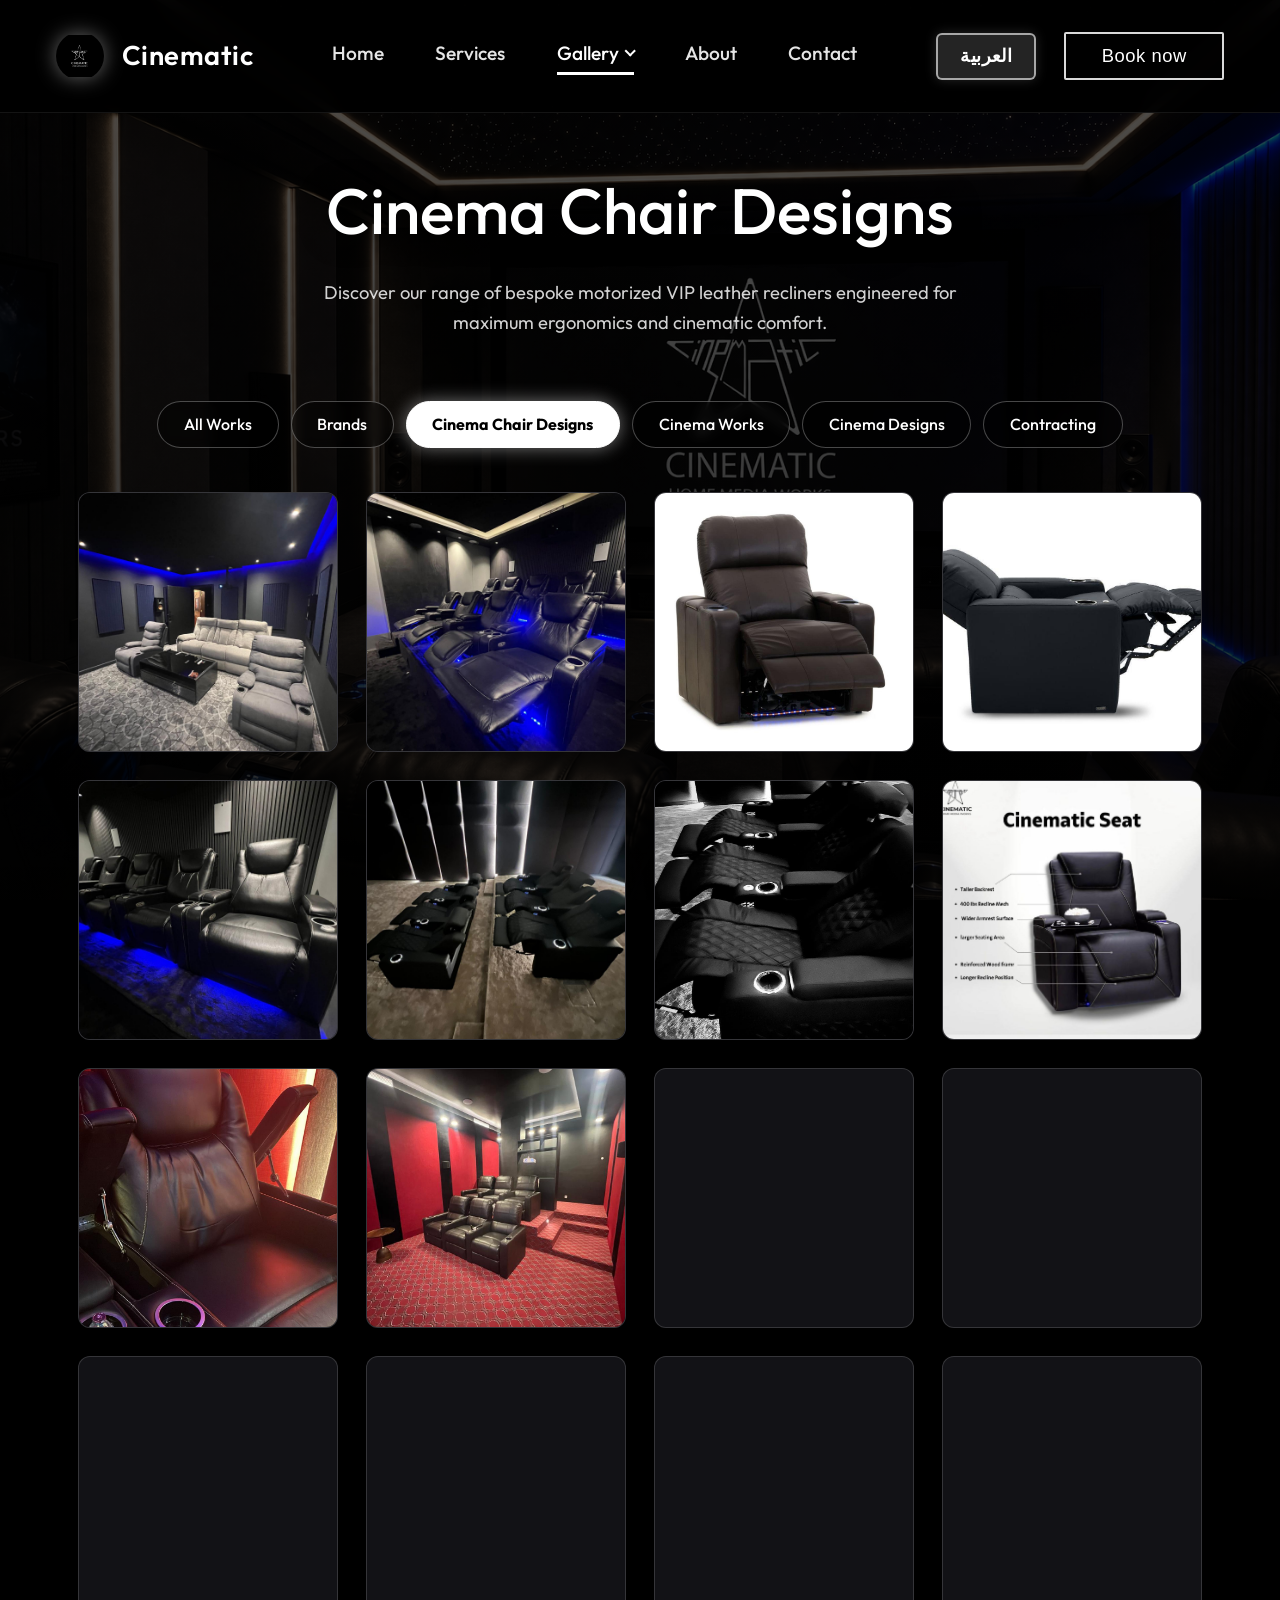
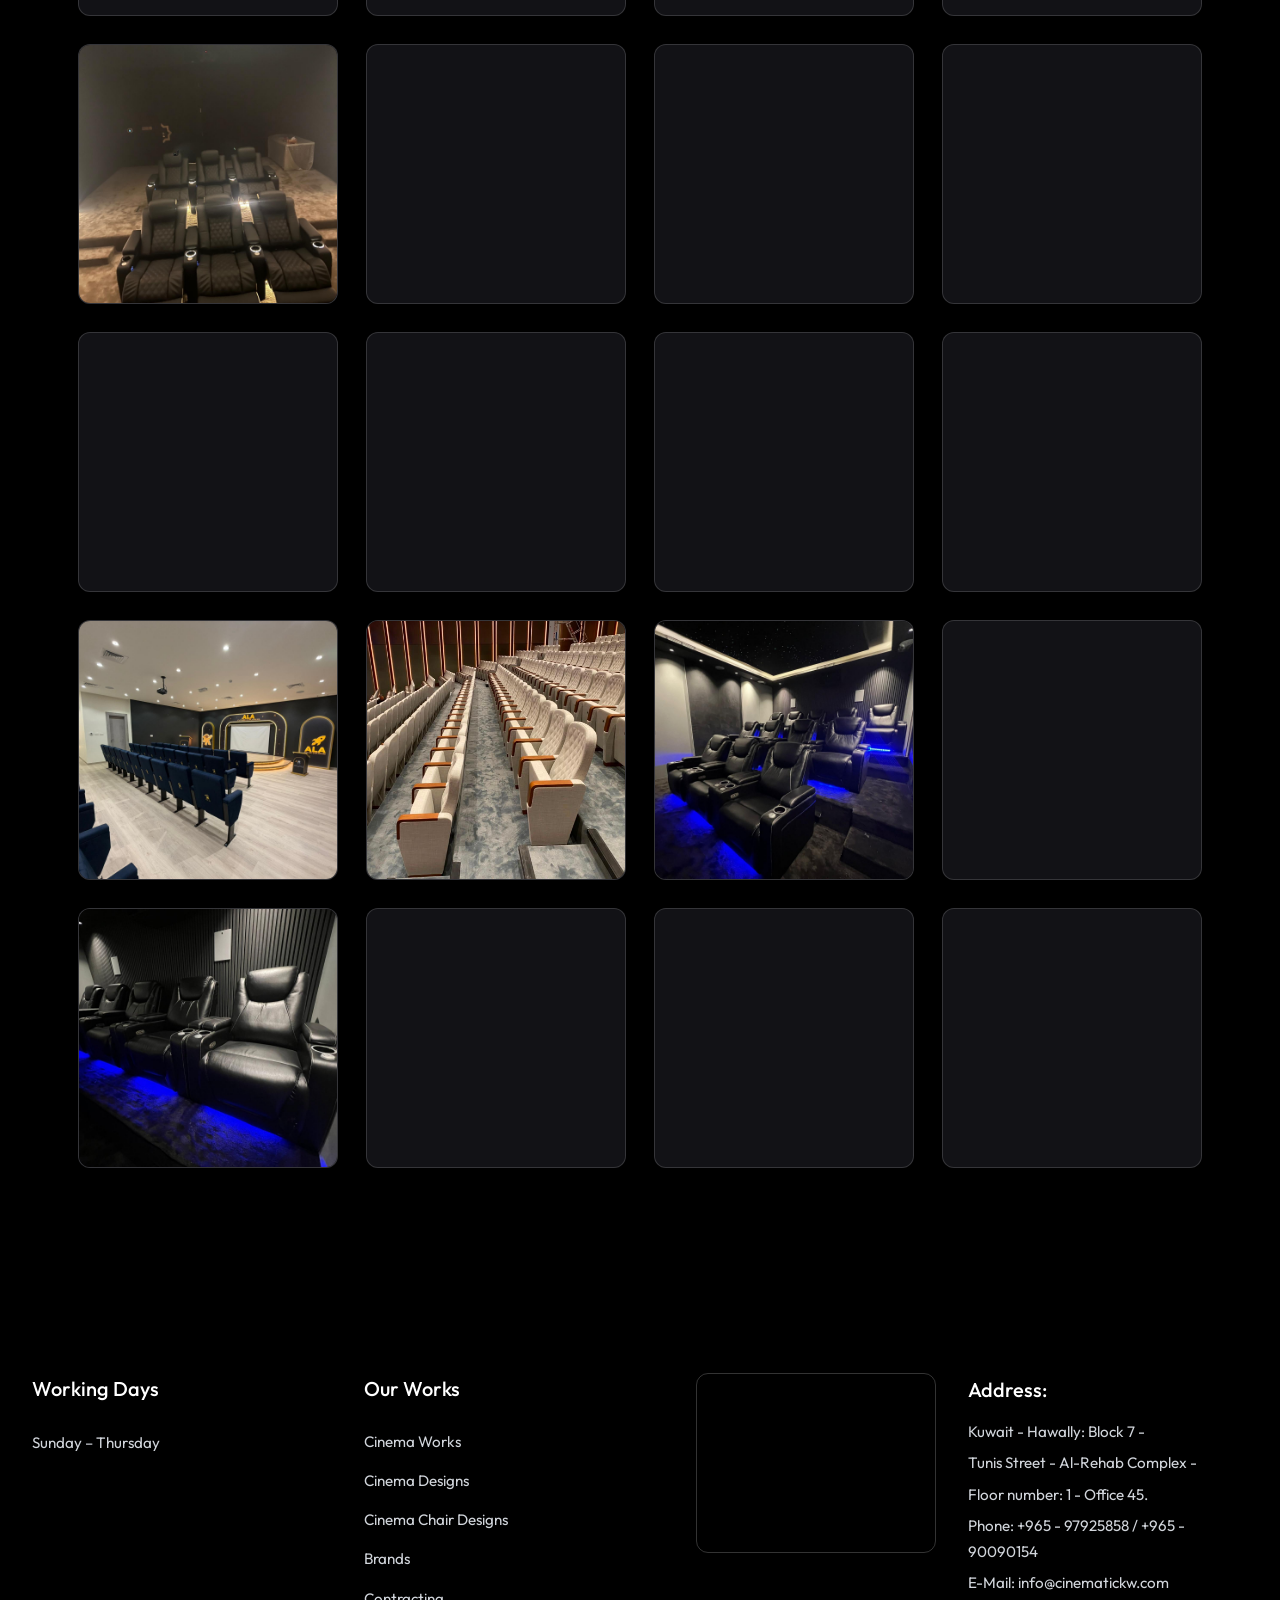
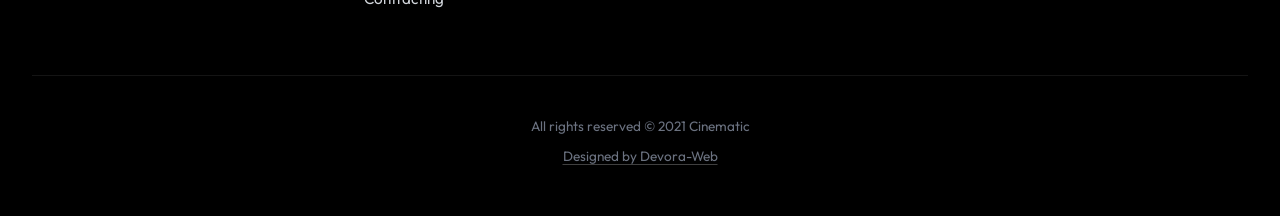
<file: chairs.html>
<!DOCTYPE html>
<html lang="en" dir="ltr">
<head>
  <meta charset="UTF-8">
  <meta name="viewport" content="width=device-width, initial-scale=1.0">
  <title>Cinema Chair Designs & VIP Recliners | Cinematic KW</title>
  <meta name="description" content="Explore our bespoke motorized VIP leather cinema chairs, home theater recliners, and luxury cinema seating solutions in Kuwait.">
  <link rel="icon" type="image/jpeg" href="css/logo.JPG">
  <link rel="stylesheet" href="css/style.css">
</head>
<body class="works-page">

  <header class="site-header">
    <div class="nav-container">
      <a href="index.html" class="brand-logo" aria-label="Cinematic KW Home">
        <img src="css/logo.JPG" alt="Cinematic KW Star Logo" class="brand-icon">
        <span data-i18n="brandName">Cinematic KW</span>
      </a>

      <nav class="nav-links" aria-label="Main Navigation">
        <a href="index.html" class="nav-link" data-i18n="navHome">Home</a>
        <a href="services.html" class="nav-link" data-i18n="navServices">Services</a>
        
        <div class="nav-item-dropdown">
          <a href="gallery.html" class="nav-link active" data-i18n="navGallery">Gallery</a>
          <div class="nav-dropdown-menu">
            <a href="gallery.html" class="nav-dropdown-link" data-i18n="filterAll">✦ All Works</a>
            <div class="nav-dropdown-divider"></div>
            <a href="cinemas.html" class="nav-dropdown-link" data-i18n="filterCinemas">Cinema Works</a>
            <a href="designs.html" class="nav-dropdown-link" data-i18n="filterDesigns">Cinema Designs</a>
            <a href="chairs.html" class="nav-dropdown-link" style="color: #ffffff;" data-i18n="filterChairs">Cinema Chair Designs</a>
            <a href="brands.html" class="nav-dropdown-link" data-i18n="filterBrands">Brands</a>
            <a href="contracting.html" class="nav-dropdown-link" data-i18n="filterContracting">Contracting</a>
          </div>
        </div>

        <a href="about.html" class="nav-link" data-i18n="navAbout">About</a>
        <a href="contact.html" class="nav-link" data-i18n="navContact">Contact</a>
      </nav>

      <div class="header-actions">
        <button type="button" class="lang-toggle-btn" aria-label="Switch Language" data-i18n="langSwitch">
          العربية
        </button>

        <button type="button" class="btn-book" data-i18n="btnBookNow">Book now</button>

        <button type="button" class="hamburger-btn" id="hamburgerBtn" aria-label="Open mobile navigation menu">
          <span class="hamburger-line"></span>
          <span class="hamburger-line"></span>
          <span class="hamburger-line"></span>
        </button>
      </div>
    </div>
  </header>

  <div class="mobile-menu-overlay" id="mobileMenu" aria-hidden="true">
    <div class="mobile-menu-header">
      <span class="mobile-menu-brand" data-i18n="brandName">Cinematic KW</span>
      <button type="button" class="mobile-close-btn" id="mobileCloseBtn" aria-label="Close menu">&times;</button>
    </div>

    <ul class="mobile-nav-list">
      <li><a href="index.html" class="mobile-nav-link" data-i18n="navHome">Home</a></li>
      <li><a href="services.html" class="mobile-nav-link" data-i18n="navServices">Services</a></li>
      <li class="mobile-dropdown">
        <details class="mobile-dropdown-details">
          <summary class="mobile-dropdown-toggle">
            <span data-i18n="navGallery">Gallery</span>
            <span class="mobile-dropdown-chevron" aria-hidden="true"></span>
          </summary>
          <div class="mobile-dropdown-menu">
            <a href="gallery.html" class="mobile-dropdown-link" data-i18n="filterAll">All Works</a>
            <a href="cinemas.html" class="mobile-dropdown-link" data-i18n="filterCinemas">Cinema Works</a>
            <a href="designs.html" class="mobile-dropdown-link" data-i18n="filterDesigns">Cinema Designs</a>
            <a href="chairs.html" class="mobile-dropdown-link" data-i18n="filterChairs">Cinema Chair Designs</a>
            <a href="brands.html" class="mobile-dropdown-link" data-i18n="filterBrands">Brands</a>
            <a href="contracting.html" class="mobile-dropdown-link" data-i18n="filterContracting">Contracting</a>
          </div>
        </details>
      </li>
      <li><a href="about.html" class="mobile-nav-link" data-i18n="navAbout">About</a></li>
      <li><a href="contact.html" class="mobile-nav-link" data-i18n="navContact">Contact</a></li>
    </ul>

    <div class="mobile-menu-footer">
      <button type="button" class="mobile-lang-btn" data-i18n="langSwitch">العربية</button>
      <button type="button" class="mobile-btn-book" data-i18n="btnBookNow">Book now</button>
    </div>
  </div>

  <section class="page-hero works-hero">
    <div class="container">
      <h1 class="page-hero-title" data-i18n="chairsPageTitle">Cinema Chair Designs</h1>
      <p class="page-hero-sub" data-i18n="chairsPageSub">
        Discover our range of bespoke motorized VIP leather recliners engineered for maximum ergonomics and cinematic comfort.
      </p>
    </div>
  </section>

  <section class="overview-section works-section">
    <div class="container">

      <!-- Categories Filter Navigation Bar -->
      <div class="works-filter" role="group" aria-label="Works categories">
        <a href="gallery.html" class="works-filter-btn" data-i18n="filterAll">All Works</a>
        <a href="brands.html" class="works-filter-btn" data-i18n="filterBrands">Brands</a>
        <a href="chairs.html" class="works-filter-btn is-active" data-i18n="filterChairs">Cinema Chair Designs</a>
        <a href="cinemas.html" class="works-filter-btn" data-i18n="filterCinemas">Cinema Works</a>
        <a href="designs.html" class="works-filter-btn" data-i18n="filterDesigns">Cinema Designs</a>
        <a href="contracting.html" class="works-filter-btn" data-i18n="filterContracting">Contracting</a>
      </div>

      <div class="works-panel" id="panel-chairs" data-category="chairs">
        <div class="works-grid works-grid--center" data-works="chairs"></div>
      </div>

    </div>
  </section>

  <footer class="site-footer">
    <div class="footer-content-grid">
      
      <div class="footer-col">
        <h3 data-i18n="footerHoursTitle">Working Days</h3>
        <p class="footer-hours-text">
          <span data-i18n="footerHoursDays">Sunday – Thursday</span>
        </p>
      </div>

      <div class="footer-col">
        <h3 data-i18n="footerPortfolioTitle">Our Works</h3>
        <ul class="footer-links-list">
          <li>
            <a href="cinemas.html" class="footer-link-item" data-i18n="filterCinemas">
              Cinema Works
            </a>
          </li>
          <li>
            <a href="designs.html" class="footer-link-item" data-i18n="filterDesigns">
              Cinema Designs
            </a>
          </li>
          <li>
            <a href="chairs.html" class="footer-link-item" data-i18n="filterChairs">
              Cinema Chair Designs
            </a>
          </li>
          <li>
            <a href="brands.html" class="footer-link-item" data-i18n="filterBrands">
              Brands
            </a>
          </li>
          <li>
            <a href="contracting.html" class="footer-link-item" data-i18n="filterContracting">
              Contracting
            </a>
          </li>
        </ul>
      </div>

      <div class="footer-col footer-address-col">
        <div class="footer-map-frame">
          <iframe 
            src="https://www.google.com/maps/embed?pb=!1m18!1m12!1m3!1d3478.1702434150816!2d48.025649699999995!3d29.336006100000002!2m3!1f0!2f0!3f0!3m2!1i1024!2i768!4f13.1!3m3!1m2!1s0x3fcf9d207bee2ceb%3A0x783056b617bec0d!2sCINEMATICKW!5e0!3m2!1sen!2skw!4v1792853960206!5m2!1sen!2skw" 
            title="Cinematic KW Showroom Location"
            allowfullscreen="" 
            loading="lazy" 
            referrerpolicy="strict-origin-when-cross-origin">
          </iframe>
        </div>

        <div class="footer-address-info">
          <h3 data-i18n="footerAddressTitle">Address :-</h3>
          <p data-i18n="footerAddr1">Kuwait - Hawally: Block 7 -</p>
          <p data-i18n="footerAddr2">Tunis street - Al-Rehab Complex -</p>
          <p data-i18n="footerAddr3">floor number: 1 - Office 45.</p>
          <p data-i18n="footerPhone">Phone : +965 - 97925858 / +965 - 90090154</p>
          <p data-i18n="footerEmail">E-Mail: info@cinematickw.com</p>
        </div>
      </div>

    </div>

    <div class="footer-copyright" data-i18n="footerCopyright">
      All Rights reserved © 2021 Cinematic
    </div>
  </footer>

  <div class="modal-overlay" id="bookingModal" aria-hidden="true" role="dialog">
    <div class="modal-card">
      <button type="button" class="modal-close-btn" id="closeModalBtn" aria-label="Close modal">&times;</button>
      <h3 class="modal-title" data-i18n="modalTitle">Schedule a Consultation</h3>
      <p class="modal-desc" data-i18n="modalSubtitle">Meet our cinema architects & audio engineers at our Hawally showroom or on-site.</p>

      <form id="bookingForm">
        <div class="form-group">
          <label class="form-label" for="bookName" data-i18n="formName">Full Name</label>
          <input type="text" id="bookName" class="form-input" required placeholder="Your name">
        </div>

        <div class="form-group">
          <label class="form-label" for="bookPhone" data-i18n="formPhone">Phone / WhatsApp</label>
          <input type="tel" id="bookPhone" class="form-input" required placeholder="+965 ...">
        </div>

        <div class="form-group">
          <label class="form-label" for="bookService" data-i18n="formService">Interested Service</label>
          <select id="bookService" class="form-select">
            <option value="Home Cinema" data-i18n="formServiceOpt1">Private Home Cinema (Turnkey)</option>
            <option value="Acoustic Treatment" data-i18n="formServiceOpt2">Acoustic Treatment & Insulation</option>
            <option value="Automation & Audio" data-i18n="formServiceOpt3">Smart Home Automation & Multi-Room Audio</option>
            <option value="Commercial Screening" data-i18n="formServiceOpt4">Commercial Screening / Fit-Out</option>
          </select>
        </div>

        <div class="form-group">
          <label class="form-label" for="bookNotes" data-i18n="formNotes">Project Details / Room Dimensions</label>
          <textarea id="bookNotes" class="form-textarea" rows="3" placeholder="Tell us about your room or project..."></textarea>
        </div>

        <button type="submit" class="btn-form-submit" data-i18n="formSubmit">Send Booking Request</button>
      </form>

      <div id="modalSuccess" style="display: none; text-align: center; padding: 2rem 0;">
        <div style="font-size: 3rem; margin-bottom: 1rem;">✅</div>
        <p style="color: #10b981; font-weight: 500; font-size: 1.1rem;" data-i18n="formSuccess">
          Thank you! Our engineering team will contact you promptly on WhatsApp.
        </p>
      </div>
    </div>
  </div>

  <div class="lightbox" id="lightbox" role="dialog" aria-modal="true" aria-label="Image viewer">
    <button type="button" class="lightbox-btn lightbox-close" id="lightboxClose" aria-label="Close">&times;</button>
    <button type="button" class="lightbox-btn lightbox-prev" id="lightboxPrev" aria-label="Previous">&#8249;</button>
    <figure class="lightbox-stage">
      <img class="lightbox-img" id="lightboxImg" alt="">
      <figcaption class="lightbox-cap"><span id="lightboxCap"></span><span class="lightbox-count" id="lightboxCount"></span></figcaption>
    </figure>
    <button type="button" class="lightbox-btn lightbox-next" id="lightboxNext" aria-label="Next">&#8250;</button>
  </div>

  <script src="js/main.js"></script>
</body>
</html>
</file>
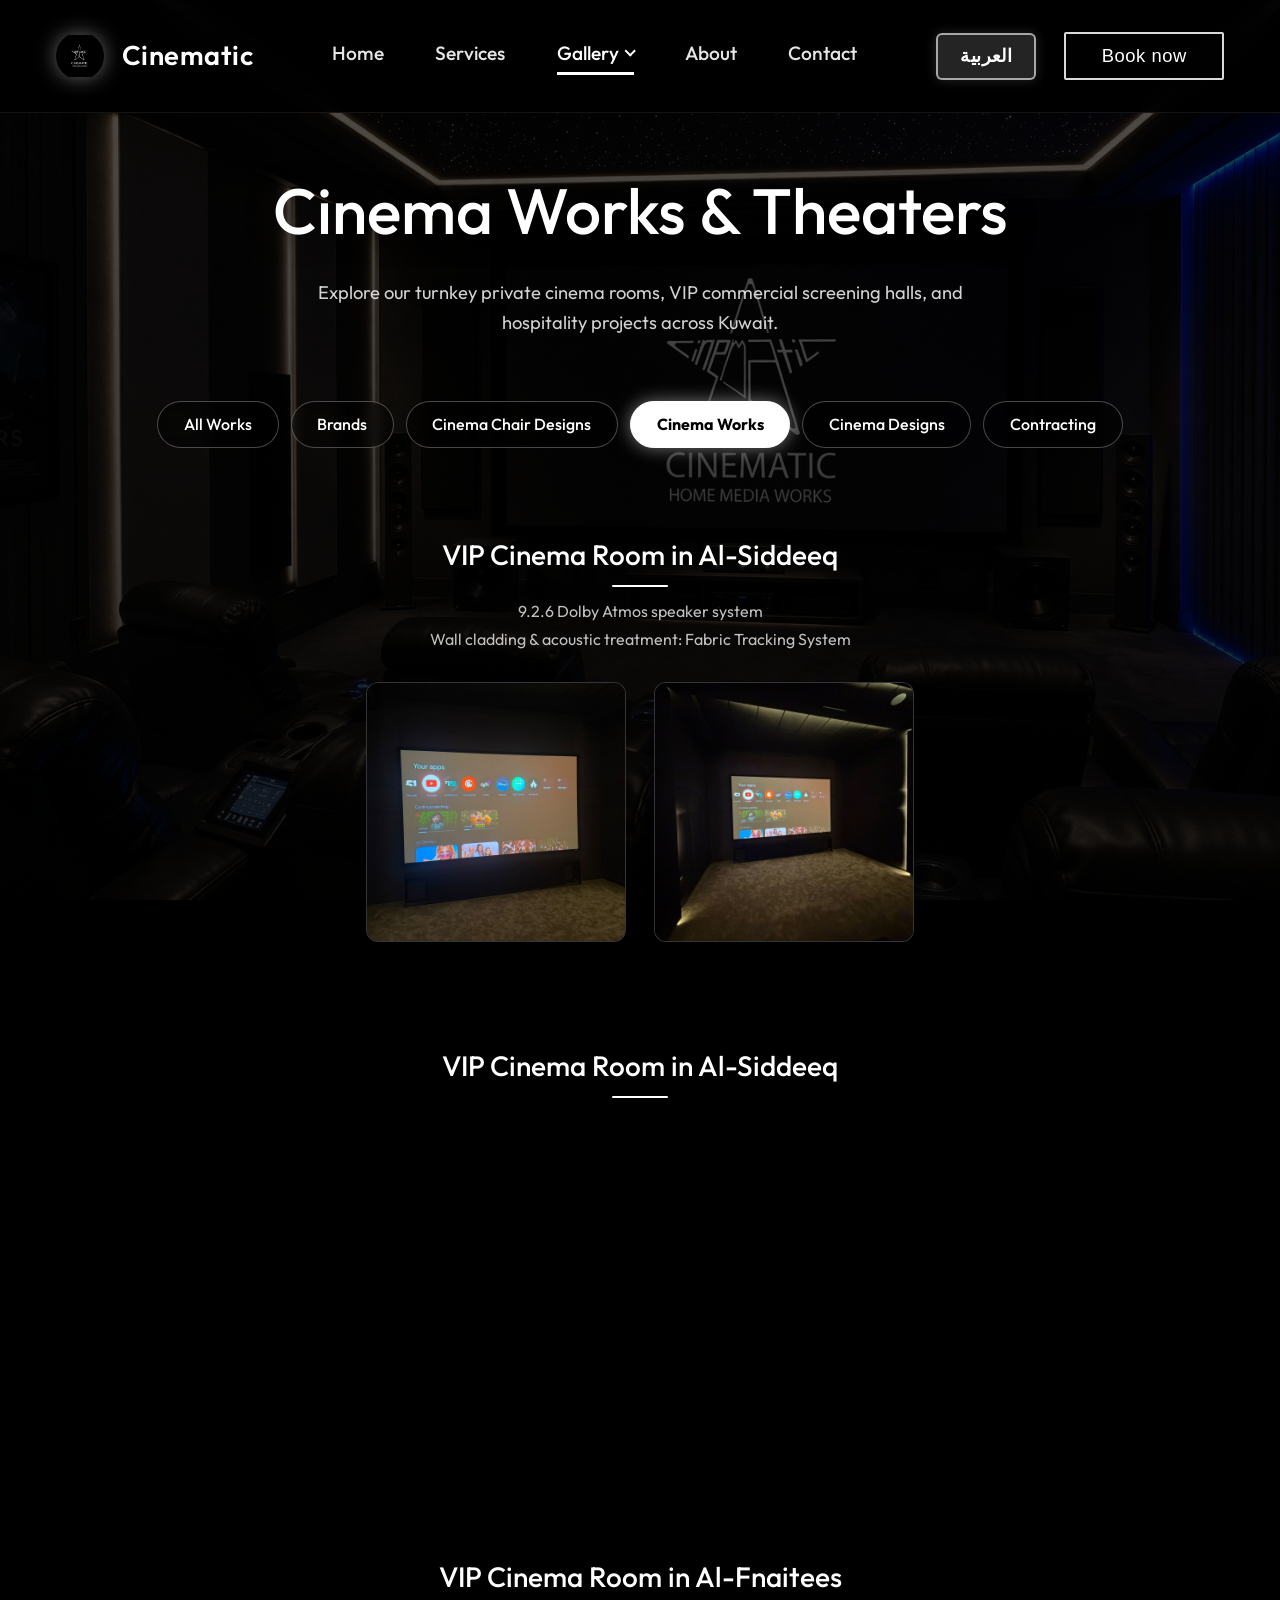
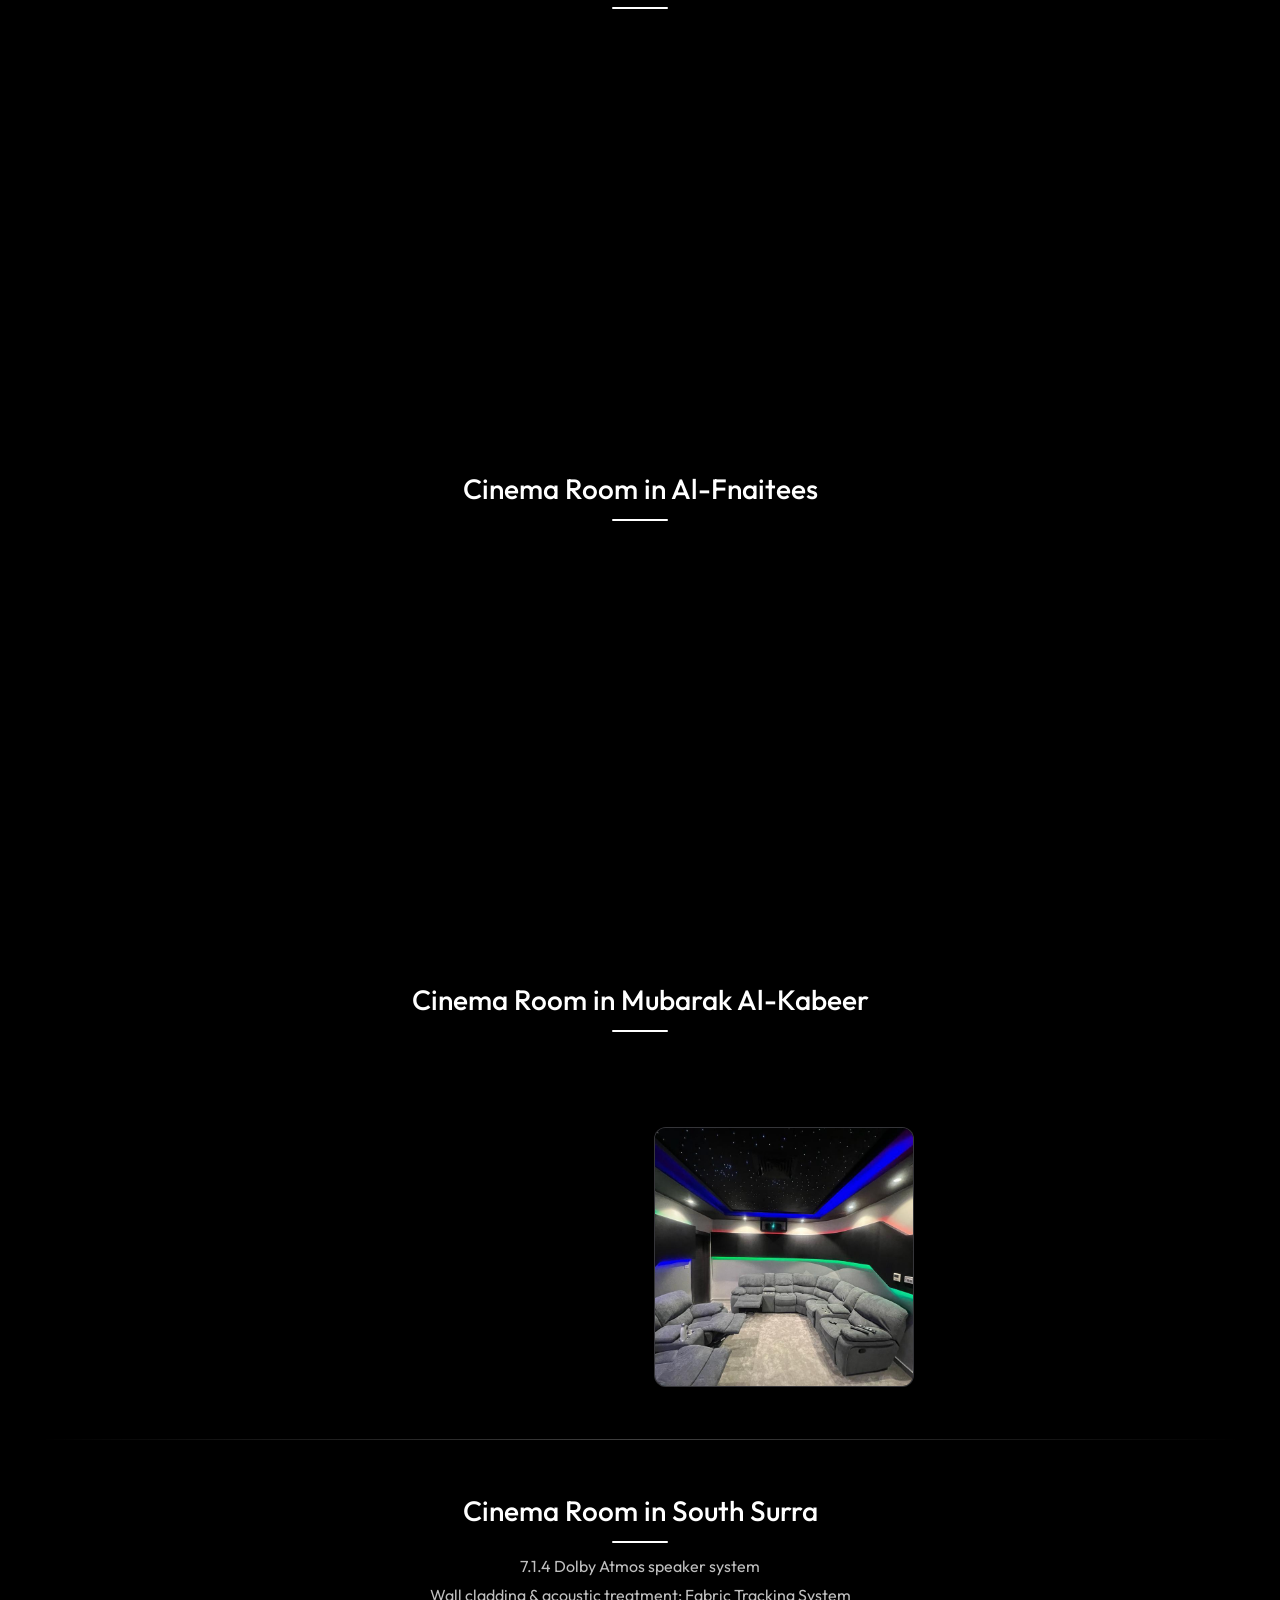
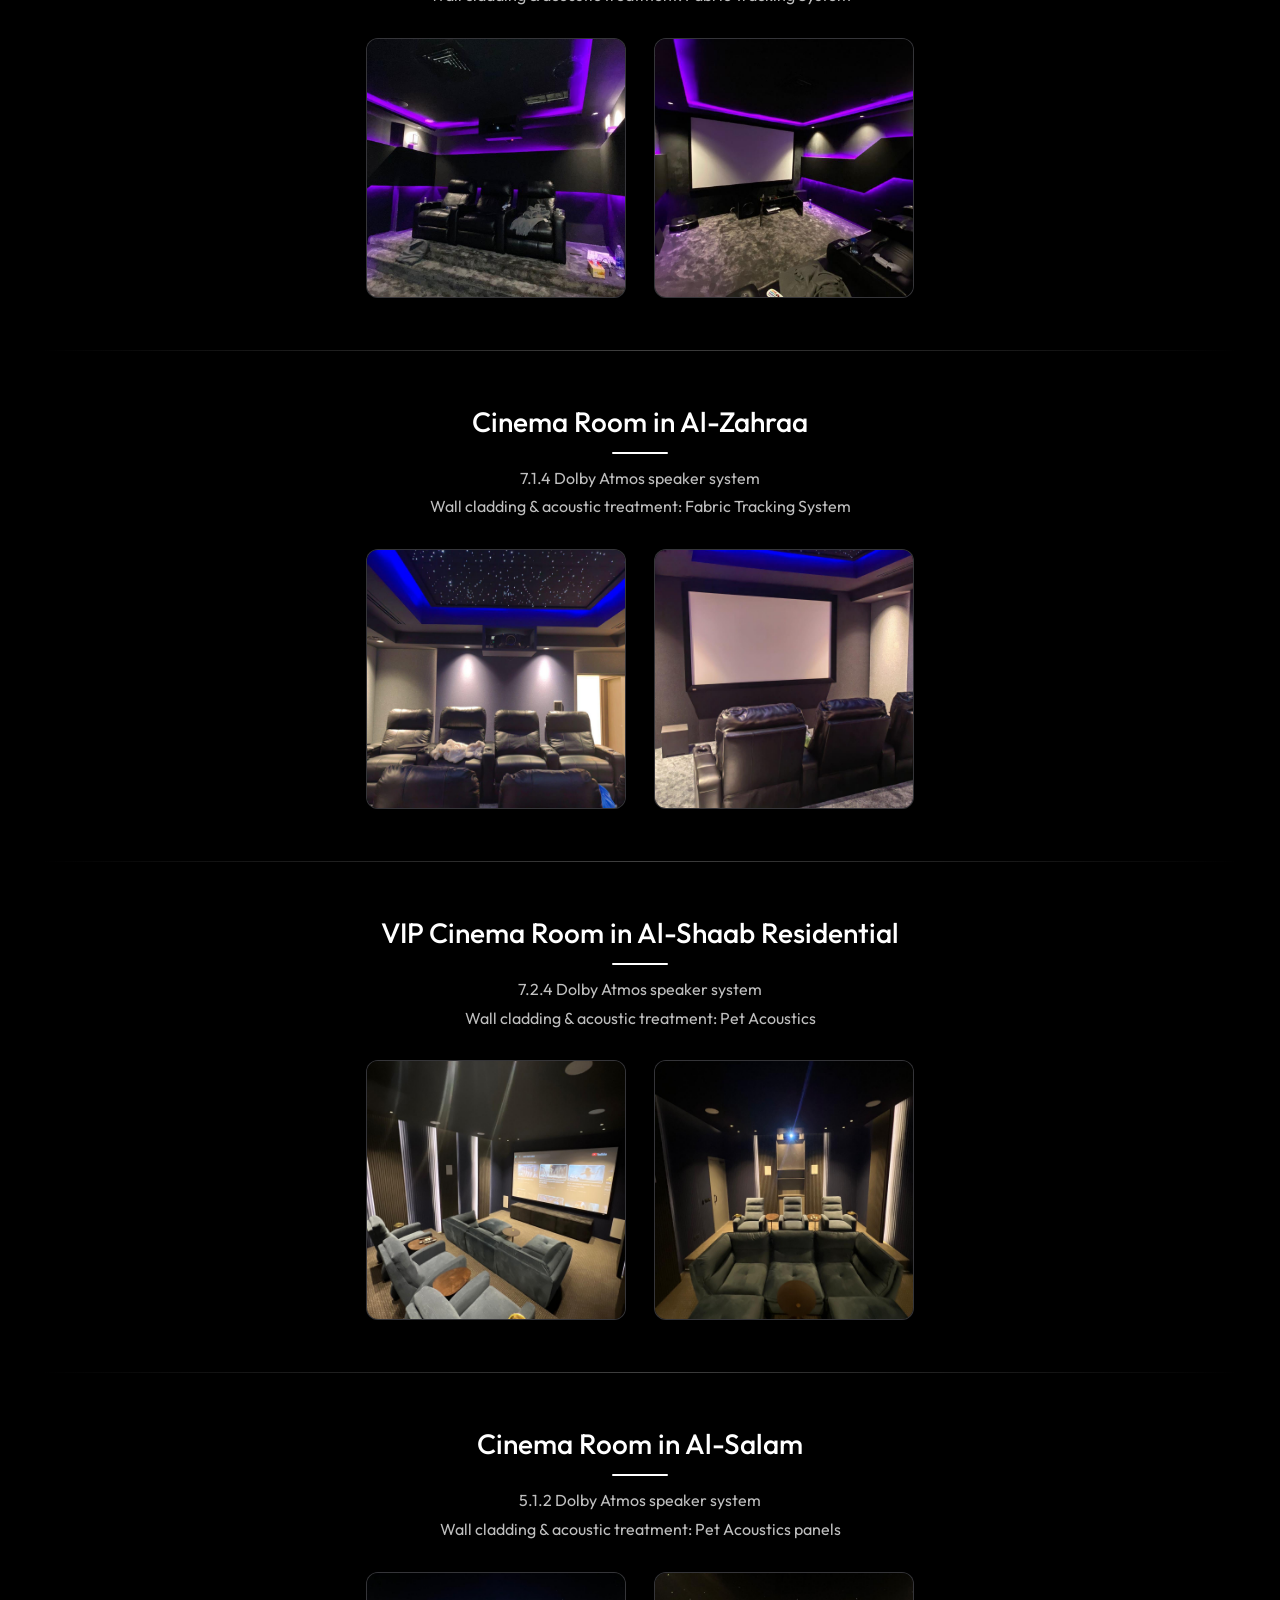
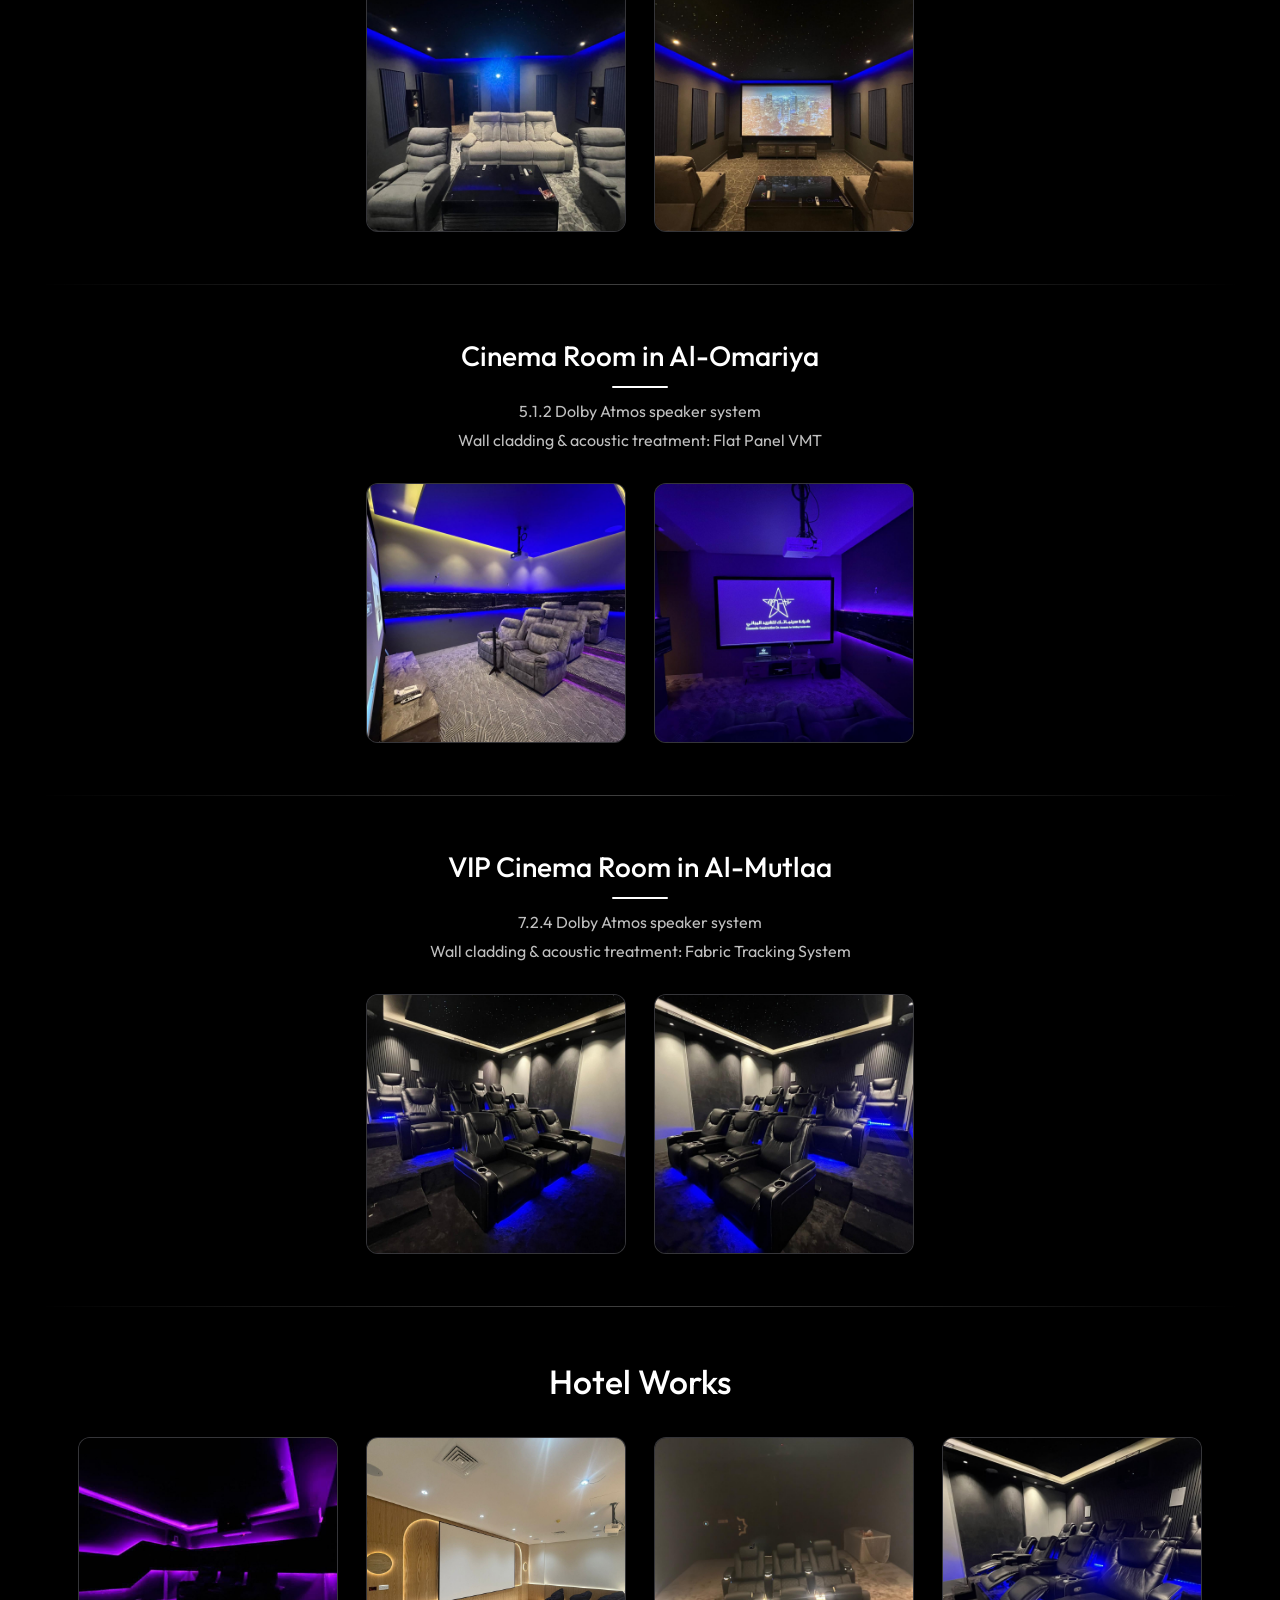
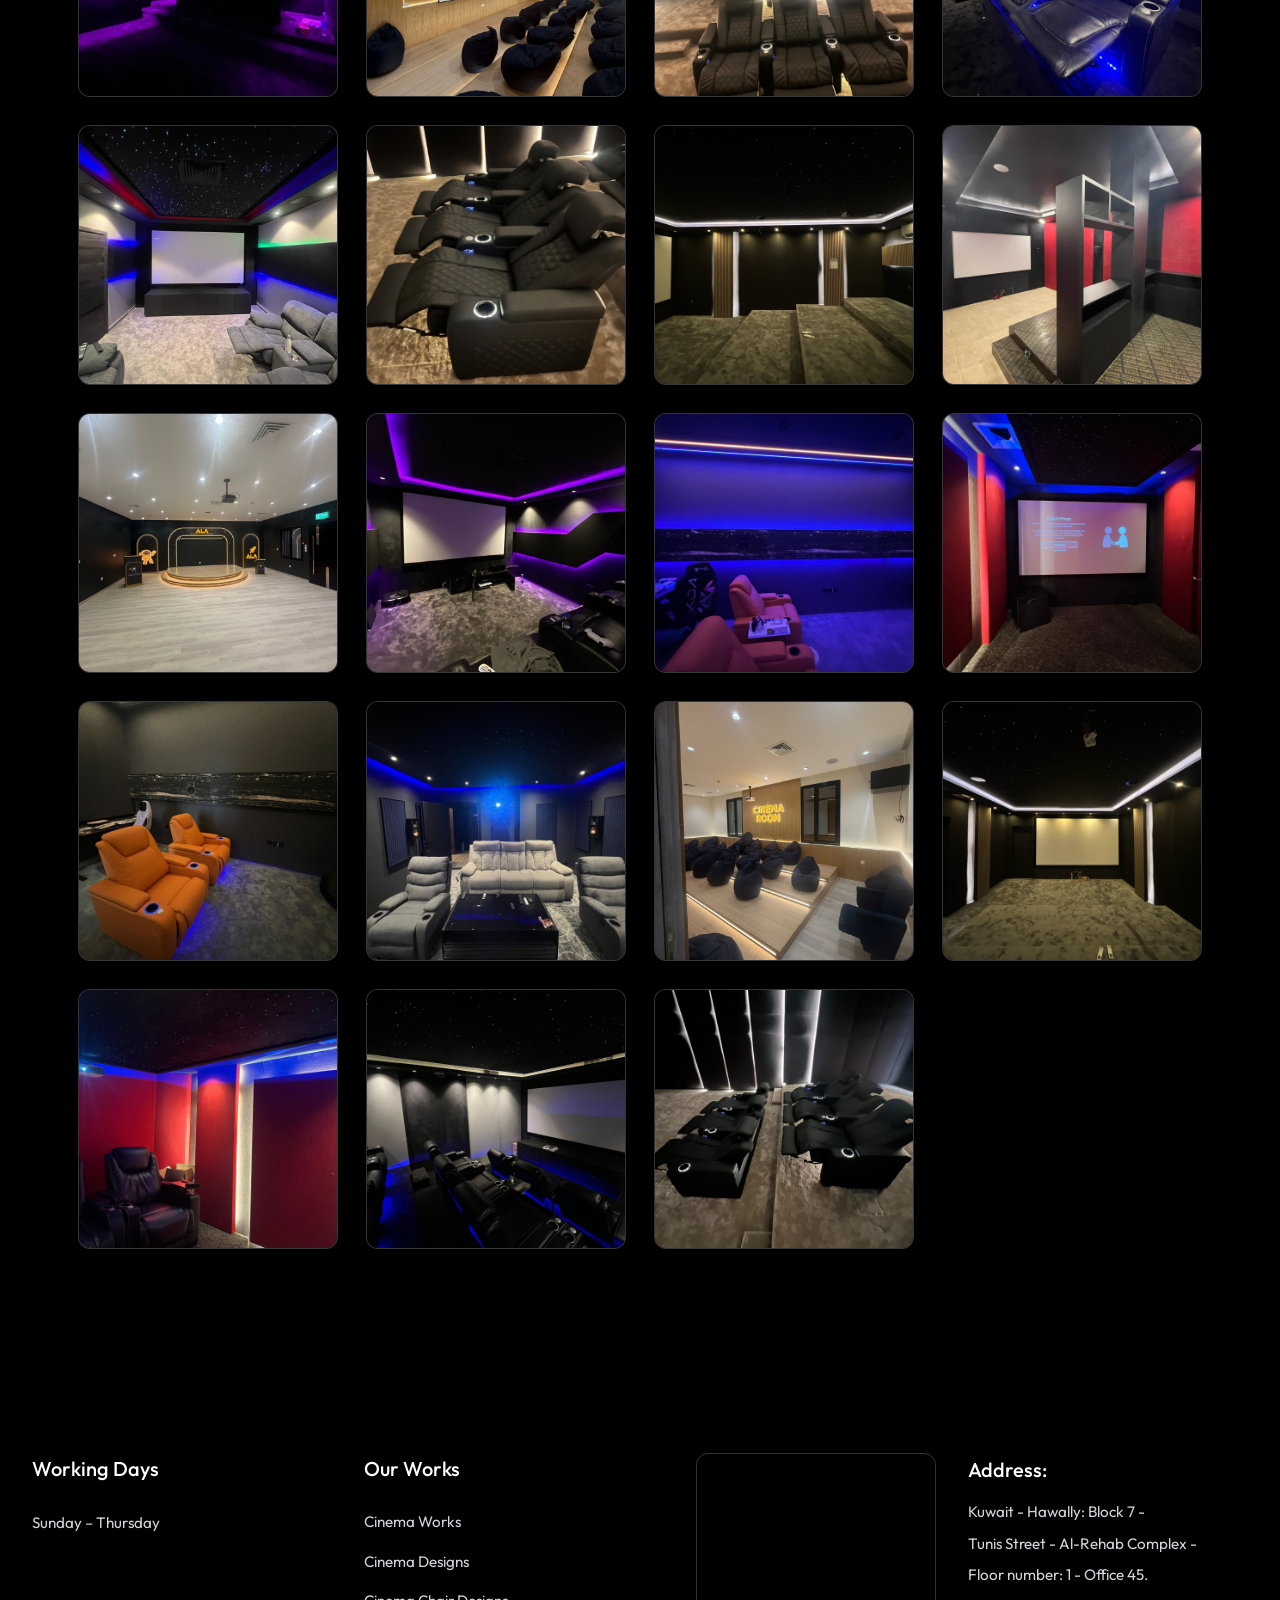
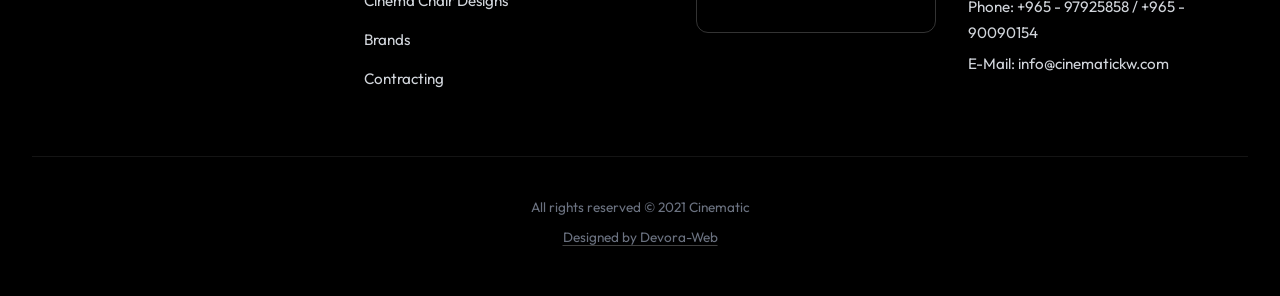
<file: cinemas.html>
<!DOCTYPE html>
<html lang="en" dir="ltr">
<head>
  <meta charset="UTF-8">
  <meta name="viewport" content="width=device-width, initial-scale=1.0">
  <title>Cinema Works & Private Theaters | Cinematic KW</title>
  <meta name="description" content="Explore our turnkey luxury private home cinemas, Dolby Atmos VIP screening rooms, and hospitality acoustic installations across Kuwait.">
  <link rel="icon" type="image/jpeg" href="css/logo.JPG">
  <link rel="stylesheet" href="css/style.css">
</head>
<body class="works-page">

  <header class="site-header">
    <div class="nav-container">
      <a href="index.html" class="brand-logo" aria-label="Cinematic KW Home">
        <img src="css/logo.JPG" alt="Cinematic KW Star Logo" class="brand-icon">
        <span data-i18n="brandName">Cinematic KW</span>
      </a>

      <nav class="nav-links" aria-label="Main Navigation">
        <a href="index.html" class="nav-link" data-i18n="navHome">Home</a>
        <a href="services.html" class="nav-link" data-i18n="navServices">Services</a>
        
        <div class="nav-item-dropdown">
          <a href="gallery.html" class="nav-link active" data-i18n="navGallery">Gallery</a>
          <div class="nav-dropdown-menu">
            <a href="gallery.html" class="nav-dropdown-link" data-i18n="filterAll">✦ All Works</a>
            <div class="nav-dropdown-divider"></div>
            <a href="cinemas.html" class="nav-dropdown-link" style="color: #ffffff;" data-i18n="filterCinemas">Cinema Works</a>
            <a href="designs.html" class="nav-dropdown-link" data-i18n="filterDesigns">Cinema Designs</a>
            <a href="chairs.html" class="nav-dropdown-link" data-i18n="filterChairs">Cinema Chair Designs</a>
            <a href="brands.html" class="nav-dropdown-link" data-i18n="filterBrands">Brands</a>
            <a href="contracting.html" class="nav-dropdown-link" data-i18n="filterContracting">Contracting</a>
          </div>
        </div>

        <a href="about.html" class="nav-link" data-i18n="navAbout">About</a>
        <a href="contact.html" class="nav-link" data-i18n="navContact">Contact</a>
      </nav>

      <div class="header-actions">
        <button type="button" class="lang-toggle-btn" aria-label="Switch Language" data-i18n="langSwitch">
          العربية
        </button>

        <button type="button" class="btn-book" data-i18n="btnBookNow">Book now</button>

        <button type="button" class="hamburger-btn" id="hamburgerBtn" aria-label="Open mobile navigation menu">
          <span class="hamburger-line"></span>
          <span class="hamburger-line"></span>
          <span class="hamburger-line"></span>
        </button>
      </div>
    </div>
  </header>

  <div class="mobile-menu-overlay" id="mobileMenu" aria-hidden="true">
    <div class="mobile-menu-header">
      <span class="mobile-menu-brand" data-i18n="brandName">Cinematic KW</span>
      <button type="button" class="mobile-close-btn" id="mobileCloseBtn" aria-label="Close menu">&times;</button>
    </div>

    <ul class="mobile-nav-list">
      <li><a href="index.html" class="mobile-nav-link" data-i18n="navHome">Home</a></li>
      <li><a href="services.html" class="mobile-nav-link" data-i18n="navServices">Services</a></li>
      <li class="mobile-dropdown">
        <details class="mobile-dropdown-details">
          <summary class="mobile-dropdown-toggle">
            <span data-i18n="navGallery">Gallery</span>
            <span class="mobile-dropdown-chevron" aria-hidden="true"></span>
          </summary>
          <div class="mobile-dropdown-menu">
            <a href="gallery.html" class="mobile-dropdown-link" data-i18n="filterAll">All Works</a>
            <a href="cinemas.html" class="mobile-dropdown-link" data-i18n="filterCinemas">Cinema Works</a>
            <a href="designs.html" class="mobile-dropdown-link" data-i18n="filterDesigns">Cinema Designs</a>
            <a href="chairs.html" class="mobile-dropdown-link" data-i18n="filterChairs">Cinema Chair Designs</a>
            <a href="brands.html" class="mobile-dropdown-link" data-i18n="filterBrands">Brands</a>
            <a href="contracting.html" class="mobile-dropdown-link" data-i18n="filterContracting">Contracting</a>
          </div>
        </details>
      </li>
      <li><a href="about.html" class="mobile-nav-link" data-i18n="navAbout">About</a></li>
      <li><a href="contact.html" class="mobile-nav-link" data-i18n="navContact">Contact</a></li>
    </ul>

    <div class="mobile-menu-footer">
      <button type="button" class="mobile-lang-btn" data-i18n="langSwitch">العربية</button>
      <button type="button" class="mobile-btn-book" data-i18n="btnBookNow">Book now</button>
    </div>
  </div>

  <section class="page-hero works-hero">
    <div class="container">
      <h1 class="page-hero-title" data-i18n="cinemasPageTitle">Cinema Works &amp; Theaters</h1>
      <p class="page-hero-sub" data-i18n="cinemasPageSub">
        Explore our turnkey private cinema rooms, VIP commercial screening halls, and hospitality projects across Kuwait.
      </p>
    </div>
  </section>

  <section class="overview-section works-section">
    <div class="container">

      <!-- Categories Filter Navigation Bar -->
      <div class="works-filter" role="group" aria-label="Works categories">
        <a href="gallery.html" class="works-filter-btn" data-i18n="filterAll">All Works</a>
        <a href="brands.html" class="works-filter-btn" data-i18n="filterBrands">Brands</a>
        <a href="chairs.html" class="works-filter-btn" data-i18n="filterChairs">Cinema Chair Designs</a>
        <a href="cinemas.html" class="works-filter-btn is-active" data-i18n="filterCinemas">Cinema Works</a>
        <a href="designs.html" class="works-filter-btn" data-i18n="filterDesigns">Cinema Designs</a>
        <a href="contracting.html" class="works-filter-btn" data-i18n="filterContracting">Contracting</a>
      </div>

      <div class="works-panel" id="panel-cinemas" data-category="cinemas">

        <article class="work-project">
          <header class="work-head">
            <h3 class="work-title" data-i18n="work1Title">VIP Cinema Room in Al-Siddeeq</h3>
            <p class="work-spec" data-i18n="work1Spec">9.2.6 Dolby Atmos speaker system
Wall cladding &amp; acoustic treatment: Fabric Tracking System</p>
          </header>
          <div class="works-grid">
            <figure class="work-photo" tabindex="0" role="button"><img src="css/works/cinema/p1 (1).jpeg" alt="VIP Cinema Room in Al-Siddeeq" loading="lazy"></figure>
            <figure class="work-photo" tabindex="0" role="button"><img src="css/works/cinema/p1 (2).jpeg" alt="VIP Cinema Room in Al-Siddeeq" loading="lazy"></figure>
          </div>
        </article>
        <div class="work-divider" role="separator"></div>

        <article class="work-project">
          <header class="work-head">
            <h3 class="work-title" data-i18n="work2Title">VIP Cinema Room in Al-Siddeeq</h3>
            <p class="work-spec" data-i18n="work2Spec">7.2.4 Dolby Atmos speaker system
Wall cladding &amp; acoustic treatment: Fabric Tracking System</p>
          </header>
          <div class="works-grid">
            <figure class="work-photo" tabindex="0" role="button"><img src="css/works/cinema/p2 (1).jpeg" alt="VIP Cinema Room in Al-Siddeeq" loading="lazy"></figure>
            <figure class="work-photo" tabindex="0" role="button"><img src="css/works/cinema/p2 (2).jpeg" alt="VIP Cinema Room in Al-Siddeeq" loading="lazy"></figure>
          </div>
        </article>
        <div class="work-divider" role="separator"></div>

        <article class="work-project">
          <header class="work-head">
            <h3 class="work-title" data-i18n="work3Title">VIP Cinema Room in Al-Fnaitees</h3>
            <p class="work-spec" data-i18n="work3Spec">7.2.4 Dolby Atmos speaker system
Wall cladding &amp; acoustic treatment: Flat Panel VMT</p>
          </header>
          <div class="works-grid">
            <figure class="work-photo" tabindex="0" role="button"><img src="css/works/cinema/p3 (1).jpeg" alt="VIP Cinema Room in Al-Fnaitees" loading="lazy"></figure>
            <figure class="work-photo" tabindex="0" role="button"><img src="css/works/cinema/p3 (2).jpeg" alt="VIP Cinema Room in Al-Fnaitees" loading="lazy"></figure>
          </div>
        </article>
        <div class="work-divider" role="separator"></div>

        <article class="work-project">
          <header class="work-head">
            <h3 class="work-title" data-i18n="work4Title">Cinema Room in Al-Fnaitees</h3>
            <p class="work-spec" data-i18n="work4Spec">7.1.2 Dolby Atmos speaker system
Wall cladding &amp; acoustic treatment: Fabric Tracking System</p>
          </header>
          <div class="works-grid">
            <figure class="work-photo" tabindex="0" role="button"><img src="css/works/cinema/p4 (1).jpeg" alt="Cinema Room in Al-Fnaitees" loading="lazy"></figure>
            <figure class="work-photo" tabindex="0" role="button"><img src="css/works/cinema/p4 (2).jpeg" alt="Cinema Room in Al-Fnaitees" loading="lazy"></figure>
          </div>
        </article>
        <div class="work-divider" role="separator"></div>

        <article class="work-project">
          <header class="work-head">
            <h3 class="work-title" data-i18n="work5Title">Cinema Room in Mubarak Al-Kabeer</h3>
            <p class="work-spec" data-i18n="work5Spec">7.1.2 Dolby Atmos speaker system
Wall cladding &amp; acoustic treatment: Fabric Tracking System</p>
          </header>
          <div class="works-grid">
            <figure class="work-photo" tabindex="0" role="button"><img src="css/works/cinema/p5 (1).jpeg" alt="Cinema Room in Mubarak Al-Kabeer" loading="lazy"></figure>
            <figure class="work-photo" tabindex="0" role="button"><img src="css/works/cinema/p5 (2).jpeg" alt="Cinema Room in Mubarak Al-Kabeer" loading="lazy"></figure>
          </div>
        </article>
        <div class="work-divider" role="separator"></div>

        <article class="work-project">
          <header class="work-head">
            <h3 class="work-title" data-i18n="work6Title">Cinema Room in South Surra</h3>
            <p class="work-spec" data-i18n="work6Spec">7.1.4 Dolby Atmos speaker system
Wall cladding &amp; acoustic treatment: Fabric Tracking System</p>
          </header>
          <div class="works-grid">
            <figure class="work-photo" tabindex="0" role="button"><img src="css/works/cinema/p6 (1).jpeg" alt="Cinema Room in South Surra" loading="lazy"></figure>
            <figure class="work-photo" tabindex="0" role="button"><img src="css/works/cinema/p6 (2).jpeg" alt="Cinema Room in South Surra" loading="lazy"></figure>
          </div>
        </article>
        <div class="work-divider" role="separator"></div>

        <article class="work-project">
          <header class="work-head">
            <h3 class="work-title" data-i18n="work7Title">Cinema Room in Al-Zahraa</h3>
            <p class="work-spec" data-i18n="work7Spec">7.1.4 Dolby Atmos speaker system
Wall cladding &amp; acoustic treatment: Fabric Tracking System</p>
          </header>
          <div class="works-grid">
            <figure class="work-photo" tabindex="0" role="button"><img src="css/works/cinema/p7 (1).jpeg" alt="Cinema Room in Al-Zahraa" loading="lazy"></figure>
            <figure class="work-photo" tabindex="0" role="button"><img src="css/works/cinema/p7 (2).jpeg" alt="Cinema Room in Al-Zahraa" loading="lazy"></figure>
          </div>
        </article>
        <div class="work-divider" role="separator"></div>

        <article class="work-project">
          <header class="work-head">
            <h3 class="work-title" data-i18n="work8Title">VIP Cinema Room in Al-Shaab Residential</h3>
            <p class="work-spec" data-i18n="work8Spec">7.2.4 Dolby Atmos speaker system
Wall cladding &amp; acoustic treatment: Pet Acoustics</p>
          </header>
          <div class="works-grid">
            <figure class="work-photo" tabindex="0" role="button"><img src="css/works/cinema/p8 (1).jpeg" alt="VIP Cinema Room in Al-Shaab Residential" loading="lazy"></figure>
            <figure class="work-photo" tabindex="0" role="button"><img src="css/works/cinema/p8 (2).jpeg" alt="VIP Cinema Room in Al-Shaab Residential" loading="lazy"></figure>
          </div>
        </article>
        <div class="work-divider" role="separator"></div>

        <article class="work-project">
          <header class="work-head">
            <h3 class="work-title" data-i18n="work9Title">Cinema Room in Al-Salam</h3>
            <p class="work-spec" data-i18n="work9Spec">5.1.2 Dolby Atmos speaker system
Wall cladding &amp; acoustic treatment: Pet Acoustics panels</p>
          </header>
          <div class="works-grid">
            <figure class="work-photo" tabindex="0" role="button"><img src="css/works/cinema/p9 (1).jpeg" alt="Cinema Room in Al-Salam" loading="lazy"></figure>
            <figure class="work-photo" tabindex="0" role="button"><img src="css/works/cinema/p9 (2).jpeg" alt="Cinema Room in Al-Salam" loading="lazy"></figure>
          </div>
        </article>
        <div class="work-divider" role="separator"></div>

        <article class="work-project">
          <header class="work-head">
            <h3 class="work-title" data-i18n="work10Title">Cinema Room in Al-Omariya</h3>
            <p class="work-spec" data-i18n="work10Spec">5.1.2 Dolby Atmos speaker system
Wall cladding &amp; acoustic treatment: Flat Panel VMT</p>
          </header>
          <div class="works-grid">
            <figure class="work-photo" tabindex="0" role="button"><img src="css/works/cinema/p10 (1).jpeg" alt="Cinema Room in Al-Omariya" loading="lazy"></figure>
            <figure class="work-photo" tabindex="0" role="button"><img src="css/works/cinema/p10 (2).jpeg" alt="Cinema Room in Al-Omariya" loading="lazy"></figure>
          </div>
        </article>
        <div class="work-divider" role="separator"></div>

        <article class="work-project">
          <header class="work-head">
            <h3 class="work-title" data-i18n="work11Title">VIP Cinema Room in Al-Mutlaa</h3>
            <p class="work-spec" data-i18n="work11Spec">7.2.4 Dolby Atmos speaker system
Wall cladding &amp; acoustic treatment: Fabric Tracking System</p>
          </header>
          <div class="works-grid">
            <figure class="work-photo" tabindex="0" role="button"><img src="css/works/cinema/p11 (1).jpeg" alt="VIP Cinema Room in Al-Mutlaa" loading="lazy"></figure>
            <figure class="work-photo" tabindex="0" role="button"><img src="css/works/cinema/p11 (2).jpeg" alt="VIP Cinema Room in Al-Mutlaa" loading="lazy"></figure>
          </div>
        </article>
        <div class="work-divider" role="separator"></div>

        <div class="hotel-block">
          <h2 class="hotel-title" data-i18n="worksHotelTitle">Hotel Works</h2>
          <div class="works-grid">
            <figure class="work-photo" tabindex="0" role="button"><img src="css/works/cinema/ho (1).jpeg" alt="Hotel works" loading="lazy"></figure>
            <figure class="work-photo" tabindex="0" role="button"><img src="css/works/cinema/ho (2).jpeg" alt="Hotel works" loading="lazy"></figure>
            <figure class="work-photo" tabindex="0" role="button"><img src="css/works/cinema/ho (3).jpeg" alt="Hotel works" loading="lazy"></figure>
            <figure class="work-photo" tabindex="0" role="button"><img src="css/works/cinema/ho (4).jpeg" alt="Hotel works" loading="lazy"></figure>
            <figure class="work-photo" tabindex="0" role="button"><img src="css/works/cinema/ho (5).jpeg" alt="Hotel works" loading="lazy"></figure>
            <figure class="work-photo" tabindex="0" role="button"><img src="css/works/cinema/ho (6).jpeg" alt="Hotel works" loading="lazy"></figure>
            <figure class="work-photo" tabindex="0" role="button"><img src="css/works/cinema/ho (7).jpeg" alt="Hotel works" loading="lazy"></figure>
            <figure class="work-photo" tabindex="0" role="button"><img src="css/works/cinema/ho (8).jpeg" alt="Hotel works" loading="lazy"></figure>
            <figure class="work-photo" tabindex="0" role="button"><img src="css/works/cinema/ho (9).jpeg" alt="Hotel works" loading="lazy"></figure>
            <figure class="work-photo" tabindex="0" role="button"><img src="css/works/cinema/ho (10).jpeg" alt="Hotel works" loading="lazy"></figure>
            <figure class="work-photo" tabindex="0" role="button"><img src="css/works/cinema/ho (11).jpeg" alt="Hotel works" loading="lazy"></figure>
            <figure class="work-photo" tabindex="0" role="button"><img src="css/works/cinema/ho (12).jpeg" alt="Hotel works" loading="lazy"></figure>
            <figure class="work-photo" tabindex="0" role="button"><img src="css/works/cinema/ho (13).jpeg" alt="Hotel works" loading="lazy"></figure>
            <figure class="work-photo" tabindex="0" role="button"><img src="css/works/cinema/ho (14).jpeg" alt="Hotel works" loading="lazy"></figure>
            <figure class="work-photo" tabindex="0" role="button"><img src="css/works/cinema/ho (15).jpeg" alt="Hotel works" loading="lazy"></figure>
            <figure class="work-photo" tabindex="0" role="button"><img src="css/works/cinema/ho (16).jpeg" alt="Hotel works" loading="lazy"></figure>
            <figure class="work-photo" tabindex="0" role="button"><img src="css/works/cinema/ho (17).jpeg" alt="Hotel works" loading="lazy"></figure>
            <figure class="work-photo" tabindex="0" role="button"><img src="css/works/cinema/ho (18).jpeg" alt="Hotel works" loading="lazy"></figure>
            <figure class="work-photo" tabindex="0" role="button"><img src="css/works/cinema/ho (19).jpeg" alt="Hotel works" loading="lazy"></figure>
          </div>
        </div>

      </div>

    </div>
  </section>

  <footer class="site-footer">
    <div class="footer-content-grid">
      
      <div class="footer-col">
        <h3 data-i18n="footerHoursTitle">Working Days</h3>
        <p class="footer-hours-text">
          <span data-i18n="footerHoursDays">Sunday – Thursday</span>
        </p>
      </div>

      <div class="footer-col">
        <h3 data-i18n="footerPortfolioTitle">Our Works</h3>
        <ul class="footer-links-list">
          <li>
            <a href="cinemas.html" class="footer-link-item" data-i18n="filterCinemas">
              Cinema Works
            </a>
          </li>
          <li>
            <a href="designs.html" class="footer-link-item" data-i18n="filterDesigns">
              Cinema Designs
            </a>
          </li>
          <li>
            <a href="chairs.html" class="footer-link-item" data-i18n="filterChairs">
              Cinema Chair Designs
            </a>
          </li>
          <li>
            <a href="brands.html" class="footer-link-item" data-i18n="filterBrands">
              Brands
            </a>
          </li>
          <li>
            <a href="contracting.html" class="footer-link-item" data-i18n="filterContracting">
              Contracting
            </a>
          </li>
        </ul>
      </div>

      <div class="footer-col footer-address-col">
        <div class="footer-map-frame">
          <iframe 
            src="https://www.google.com/maps/embed?pb=!1m18!1m12!1m3!1d3478.1702434150816!2d48.025649699999995!3d29.336006100000002!2m3!1f0!2f0!3f0!3m2!1i1024!2i768!4f13.1!3m3!1m2!1s0x3fcf9d207bee2ceb%3A0x783056b617bec0d!2sCINEMATICKW!5e0!3m2!1sen!2skw!4v1792853960206!5m2!1sen!2skw" 
            title="Cinematic KW Showroom Location"
            allowfullscreen="" 
            loading="lazy" 
            referrerpolicy="strict-origin-when-cross-origin">
          </iframe>
        </div>

        <div class="footer-address-info">
          <h3 data-i18n="footerAddressTitle">Address :-</h3>
          <p data-i18n="footerAddr1">Kuwait - Hawally: Block 7 -</p>
          <p data-i18n="footerAddr2">Tunis street - Al-Rehab Complex -</p>
          <p data-i18n="footerAddr3">floor number: 1 - Office 45.</p>
          <p data-i18n="footerPhone">Phone : +965 - 97925858 / +965 - 90090154</p>
          <p data-i18n="footerEmail">E-Mail: info@cinematickw.com</p>
        </div>
      </div>

    </div>

    <div class="footer-copyright" data-i18n="footerCopyright">
      All Rights reserved © 2021 Cinematic
    </div>
  </footer>

  <div class="modal-overlay" id="bookingModal" aria-hidden="true" role="dialog">
    <div class="modal-card">
      <button type="button" class="modal-close-btn" id="closeModalBtn" aria-label="Close modal">&times;</button>
      <h3 class="modal-title" data-i18n="modalTitle">Schedule a Consultation</h3>
      <p class="modal-desc" data-i18n="modalSubtitle">Meet our cinema architects & audio engineers at our Hawally showroom or on-site.</p>

      <form id="bookingForm">
        <div class="form-group">
          <label class="form-label" for="bookName" data-i18n="formName">Full Name</label>
          <input type="text" id="bookName" class="form-input" required placeholder="Your name">
        </div>

        <div class="form-group">
          <label class="form-label" for="bookPhone" data-i18n="formPhone">Phone / WhatsApp</label>
          <input type="tel" id="bookPhone" class="form-input" required placeholder="+965 ...">
        </div>

        <div class="form-group">
          <label class="form-label" for="bookService" data-i18n="formService">Interested Service</label>
          <select id="bookService" class="form-select">
            <option value="Home Cinema" data-i18n="formServiceOpt1">Private Home Cinema (Turnkey)</option>
            <option value="Acoustic Treatment" data-i18n="formServiceOpt2">Acoustic Treatment & Insulation</option>
            <option value="Automation & Audio" data-i18n="formServiceOpt3">Smart Home Automation & Multi-Room Audio</option>
            <option value="Commercial Screening" data-i18n="formServiceOpt4">Commercial Screening / Fit-Out</option>
          </select>
        </div>

        <div class="form-group">
          <label class="form-label" for="bookNotes" data-i18n="formNotes">Project Details / Room Dimensions</label>
          <textarea id="bookNotes" class="form-textarea" rows="3" placeholder="Tell us about your room or project..."></textarea>
        </div>

        <button type="submit" class="btn-form-submit" data-i18n="formSubmit">Send Booking Request</button>
      </form>

      <div id="modalSuccess" style="display: none; text-align: center; padding: 2rem 0;">
        <div style="font-size: 3rem; margin-bottom: 1rem;">✅</div>
        <p style="color: #10b981; font-weight: 500; font-size: 1.1rem;" data-i18n="formSuccess">
          Thank you! Our engineering team will contact you promptly on WhatsApp.
        </p>
      </div>
    </div>
  </div>

  <div class="lightbox" id="lightbox" role="dialog" aria-modal="true" aria-label="Image viewer">
    <button type="button" class="lightbox-btn lightbox-close" id="lightboxClose" aria-label="Close">&times;</button>
    <button type="button" class="lightbox-btn lightbox-prev" id="lightboxPrev" aria-label="Previous">&#8249;</button>
    <figure class="lightbox-stage">
      <img class="lightbox-img" id="lightboxImg" alt="">
      <figcaption class="lightbox-cap"><span id="lightboxCap"></span><span class="lightbox-count" id="lightboxCount"></span></figcaption>
    </figure>
    <button type="button" class="lightbox-btn lightbox-next" id="lightboxNext" aria-label="Next">&#8250;</button>
  </div>

  <script src="js/main.js"></script>
</body>
</html>
</file>
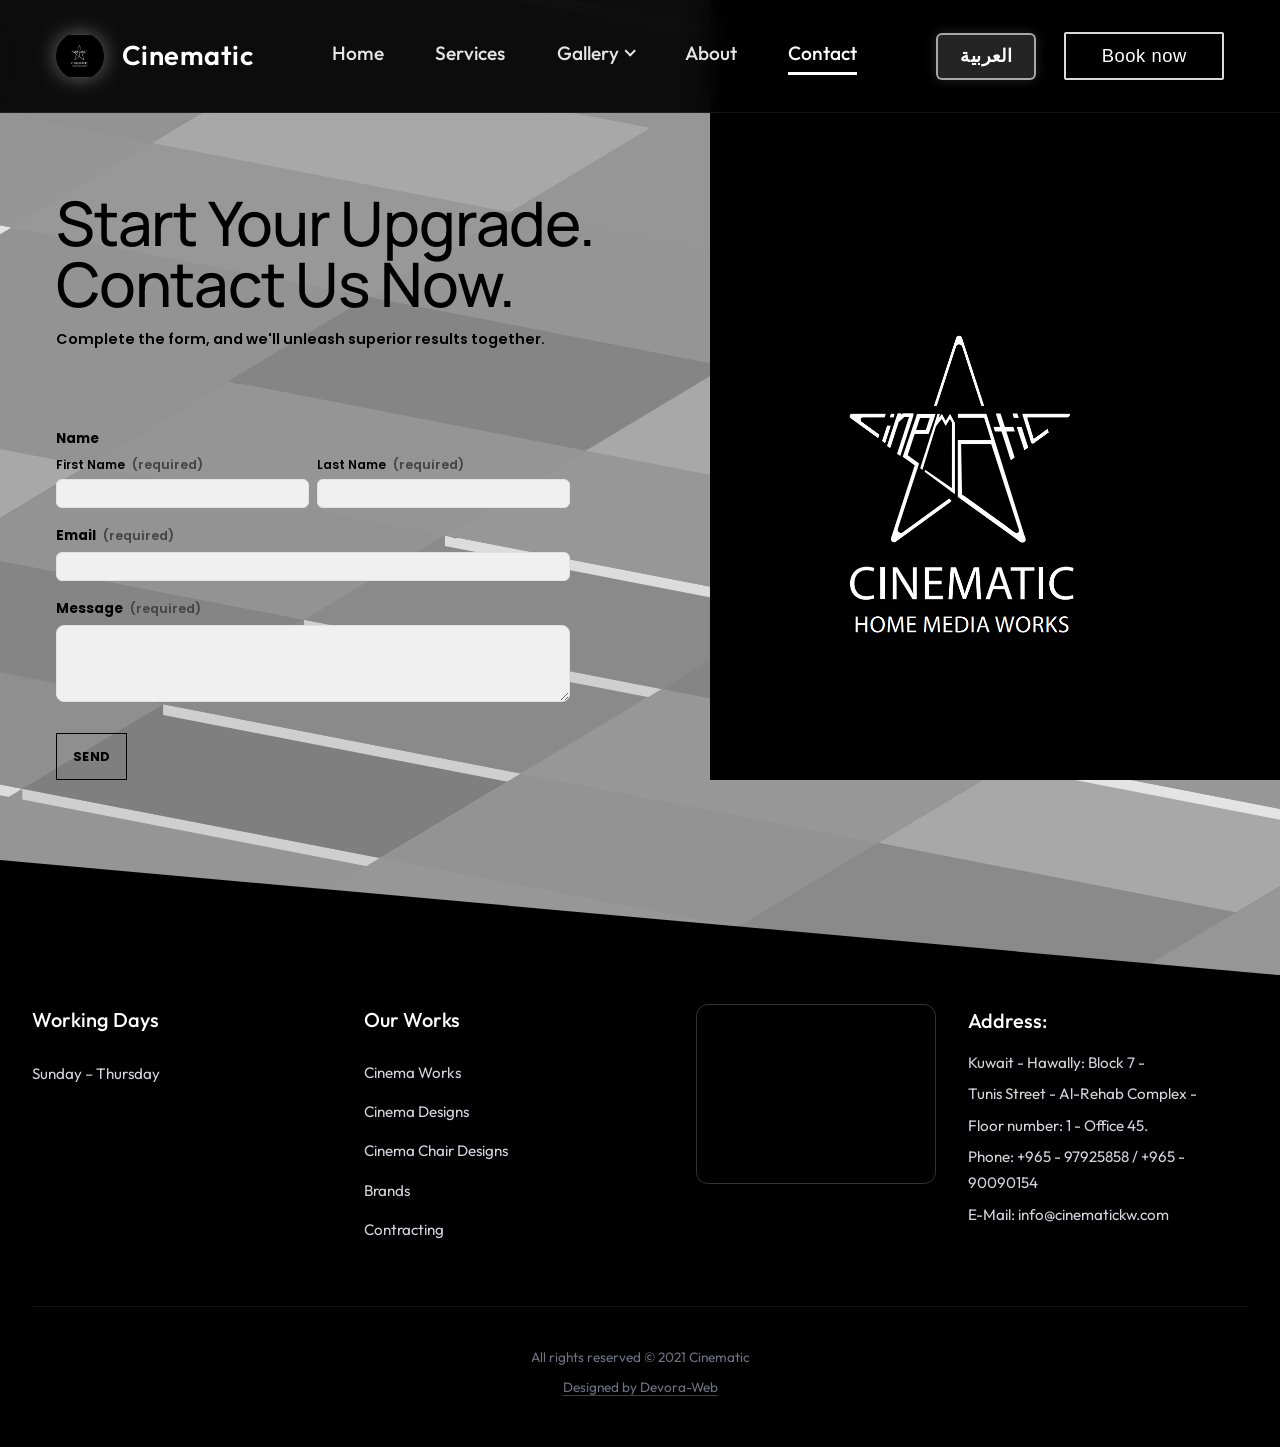
<file: contact.html>
<!DOCTYPE html>
<html lang="en" dir="ltr">
<head>
  <meta charset="UTF-8">
  <meta name="viewport" content="width=device-width, initial-scale=1.0">
  <title>Contact Us & Showroom | Cinematic Home Media Works Kuwait</title>
  <meta name="description" content="Contact Cinematic Home Media Works in Hawally, Kuwait. Schedule a demonstration in our private cinema experience room.">
  <link rel="icon" type="image/jpeg" href="css/logo.JPG">
  <link rel="preconnect" href="https://fonts.googleapis.com">
  <link rel="preconnect" href="https://fonts.gstatic.com" crossorigin>
  <link href="https://fonts.googleapis.com/css2?family=Manrope:wght@400;500;700&family=Poppins:wght@400&family=Cairo:wght@400;500;700&display=swap" rel="stylesheet">
  <link rel="stylesheet" href="css/style.css">
  <style>
    .contact-simple {
      position: relative;
      background-color: #969696;
      background-image: url("data:image/svg+xml;utf8,%3Csvg xmlns=%22http://www.w3.org/2000/svg%22 viewBox=%220 0 1600 900%22 preserveAspectRatio=%22xMidYMid slice%22%3E%3Crect width=%221600%22 height=%22900%22 fill=%22%23969696%22/%3E%3Cpolygon points=%22-360,820 -30,884 100,806 -230,742%22 fill=%22%237f7f7f%22/%3E%3Cpolygon points=%22-30,884 300,948 430,870 100,806%22 fill=%22%237f7f7f%22/%3E%3Cpolygon points=%22300,948 430,870 440,873 310,951%22 fill=%22%23858585%22/%3E%3Cpolygon points=%22300,948 630,1012 760,934 430,870%22 fill=%22%23939393%22/%3E%3Cpolygon points=%22430,870 760,934 760,944 430,880%22 fill=%22%23cfcfcf%22/%3E%3Cpolygon points=%22630,1012 960,1076 1090,998 760,934%22 fill=%22%23989898%22/%3E%3Cpolygon points=%22-230,742 100,806 230,728 -100,664%22 fill=%22%23939393%22/%3E%3Cpolygon points=%22-100,664 230,728 230,738 -100,674%22 fill=%22%23dcdcdc%22/%3E%3Cpolygon points=%22100,806 430,870 560,792 230,728%22 fill=%22%23959595%22/%3E%3Cpolygon points=%22230,728 560,792 560,802 230,738%22 fill=%22%23cfcfcf%22/%3E%3Cpolygon points=%22430,870 760,934 890,856 560,792%22 fill=%22%23979797%22/%3E%3Cpolygon points=%22760,934 1090,998 1220,920 890,856%22 fill=%22%23a8a8a8%22/%3E%3Cpolygon points=%221090,998 1420,1062 1550,984 1220,920%22 fill=%22%23939393%22/%3E%3Cpolygon points=%22-430,600 -100,664 30,586 -300,522%22 fill=%22%23969696%22/%3E%3Cpolygon points=%22-300,522 30,586 30,596 -300,532%22 fill=%22%23e4e4e4%22/%3E%3Cpolygon points=%22-100,664 230,728 360,650 30,586%22 fill=%22%238f8f8f%22/%3E%3Cpolygon points=%22230,728 560,792 690,714 360,650%22 fill=%22%237f7f7f%22/%3E%3Cpolygon points=%22360,650 690,714 690,724 360,660%22 fill=%22%23cfcfcf%22/%3E%3Cpolygon points=%22560,792 890,856 1020,778 690,714%22 fill=%22%23939393%22/%3E%3Cpolygon points=%22890,856 1020,778 1030,781 900,859%22 fill=%22%23858585%22/%3E%3Cpolygon points=%22890,856 1220,920 1350,842 1020,778%22 fill=%22%238a8a8a%22/%3E%3Cpolygon points=%221220,920 1350,842 1360,845 1230,923%22 fill=%22%23858585%22/%3E%3Cpolygon points=%221220,920 1550,984 1680,906 1350,842%22 fill=%22%23969696%22/%3E%3Cpolygon points=%221550,984 1680,906 1690,909 1560,987%22 fill=%22%23838383%22/%3E%3Cpolygon points=%221550,984 1880,1048 2010,970 1680,906%22 fill=%22%23a8a8a8%22/%3E%3Cpolygon points=%22-300,522 30,586 160,508 -170,444%22 fill=%22%23969696%22/%3E%3Cpolygon points=%2230,586 360,650 490,572 160,508%22 fill=%22%23858585%22/%3E%3Cpolygon points=%22360,650 690,714 820,636 490,572%22 fill=%22%238a8a8a%22/%3E%3Cpolygon points=%22490,572 820,636 820,646 490,582%22 fill=%22%23cfcfcf%22/%3E%3Cpolygon points=%22690,714 1020,778 1150,700 820,636%22 fill=%22%23979797%22/%3E%3Cpolygon points=%221020,778 1150,700 1160,703 1030,781%22 fill=%22%23838383%22/%3E%3Cpolygon points=%221020,778 1350,842 1480,764 1150,700%22 fill=%22%23a8a8a8%22/%3E%3Cpolygon points=%221150,700 1480,764 1480,774 1150,710%22 fill=%22%23e4e4e4%22/%3E%3Cpolygon points=%221350,842 1680,906 1810,828 1480,764%22 fill=%22%23969696%22/%3E%3Cpolygon points=%221480,764 1810,828 1810,838 1480,774%22 fill=%22%23e4e4e4%22/%3E%3Cpolygon points=%22-500,380 -170,444 -40,366 -370,302%22 fill=%22%23989898%22/%3E%3Cpolygon points=%22-170,444 -40,366 -30,369 -160,447%22 fill=%22%23858585%22/%3E%3Cpolygon points=%22-170,444 160,508 290,430 -40,366%22 fill=%22%23a8a8a8%22/%3E%3Cpolygon points=%22160,508 290,430 300,433 170,511%22 fill=%22%23858585%22/%3E%3Cpolygon points=%22160,508 490,572 620,494 290,430%22 fill=%22%23939393%22/%3E%3Cpolygon points=%22490,572 820,636 950,558 620,494%22 fill=%22%238a8a8a%22/%3E%3Cpolygon points=%22620,494 950,558 950,568 620,504%22 fill=%22%23dcdcdc%22/%3E%3Cpolygon points=%22820,636 1150,700 1280,622 950,558%22 fill=%22%23858585%22/%3E%3Cpolygon points=%22950,558 1280,622 1280,632 950,568%22 fill=%22%23dcdcdc%22/%3E%3Cpolygon points=%221150,700 1480,764 1610,686 1280,622%22 fill=%22%23979797%22/%3E%3Cpolygon points=%221280,622 1610,686 1610,696 1280,632%22 fill=%22%23cfcfcf%22/%3E%3Cpolygon points=%221480,764 1810,828 1940,750 1610,686%22 fill=%22%23979797%22/%3E%3Cpolygon points=%221610,686 1940,750 1940,760 1610,696%22 fill=%22%23dcdcdc%22/%3E%3Cpolygon points=%22-370,302 -40,366 90,288 -240,224%22 fill=%22%23989898%22/%3E%3Cpolygon points=%22-240,224 90,288 90,298 -240,234%22 fill=%22%23cfcfcf%22/%3E%3Cpolygon points=%22-40,366 290,430 420,352 90,288%22 fill=%22%23939393%22/%3E%3Cpolygon points=%22290,430 420,352 430,355 300,433%22 fill=%22%237f7f7f%22/%3E%3Cpolygon points=%22290,430 620,494 750,416 420,352%22 fill=%22%23959595%22/%3E%3Cpolygon points=%22620,494 750,416 760,419 630,497%22 fill=%22%23838383%22/%3E%3Cpolygon points=%22620,494 950,558 1080,480 750,416%22 fill=%22%23979797%22/%3E%3Cpolygon points=%22950,558 1080,480 1090,483 960,561%22 fill=%22%237f7f7f%22/%3E%3Cpolygon points=%22950,558 1280,622 1410,544 1080,480%22 fill=%22%23969696%22/%3E%3Cpolygon points=%221080,480 1410,544 1410,554 1080,490%22 fill=%22%23cfcfcf%22/%3E%3Cpolygon points=%221280,622 1610,686 1740,608 1410,544%22 fill=%22%238a8a8a%22/%3E%3Cpolygon points=%221610,686 1940,750 2070,672 1740,608%22 fill=%22%23969696%22/%3E%3Cpolygon points=%221740,608 2070,672 2070,682 1740,618%22 fill=%22%23dcdcdc%22/%3E%3Cpolygon points=%22-240,224 90,288 220,210 -110,146%22 fill=%22%23979797%22/%3E%3Cpolygon points=%22-110,146 220,210 220,220 -110,156%22 fill=%22%23e4e4e4%22/%3E%3Cpolygon points=%2290,288 420,352 550,274 220,210%22 fill=%22%23939393%22/%3E%3Cpolygon points=%22420,352 550,274 560,277 430,355%22 fill=%22%237f7f7f%22/%3E%3Cpolygon points=%22420,352 750,416 880,338 550,274%22 fill=%22%23858585%22/%3E%3Cpolygon points=%22750,416 1080,480 1210,402 880,338%22 fill=%22%23a8a8a8%22/%3E%3Cpolygon points=%22880,338 1210,402 1210,412 880,348%22 fill=%22%23e4e4e4%22/%3E%3Cpolygon points=%221080,480 1410,544 1540,466 1210,402%22 fill=%22%23939393%22/%3E%3Cpolygon points=%221410,544 1740,608 1870,530 1540,466%22 fill=%22%238f8f8f%22/%3E%3Cpolygon points=%221540,466 1870,530 1870,540 1540,476%22 fill=%22%23dcdcdc%22/%3E%3Cpolygon points=%22-440,82 -110,146 20,68 -310,4%22 fill=%22%23838383%22/%3E%3Cpolygon points=%22-110,146 220,210 350,132 20,68%22 fill=%22%23959595%22/%3E%3Cpolygon points=%22220,210 550,274 680,196 350,132%22 fill=%22%23989898%22/%3E%3Cpolygon points=%22550,274 880,338 1010,260 680,196%22 fill=%22%23959595%22/%3E%3Cpolygon points=%22880,338 1210,402 1340,324 1010,260%22 fill=%22%23939393%22/%3E%3Cpolygon points=%221210,402 1540,466 1670,388 1340,324%22 fill=%22%238a8a8a%22/%3E%3Cpolygon points=%221540,466 1870,530 2000,452 1670,388%22 fill=%22%238f8f8f%22/%3E%3Cpolygon points=%22-310,4 20,68 150,-10 -180,-74%22 fill=%22%23939393%22/%3E%3Cpolygon points=%2220,68 350,132 480,54 150,-10%22 fill=%22%23939393%22/%3E%3Cpolygon points=%22350,132 680,196 810,118 480,54%22 fill=%22%23a8a8a8%22/%3E%3Cpolygon points=%22680,196 1010,260 1140,182 810,118%22 fill=%22%23969696%22/%3E%3Cpolygon points=%221010,260 1140,182 1150,185 1020,263%22 fill=%22%237f7f7f%22/%3E%3Cpolygon points=%221010,260 1340,324 1470,246 1140,182%22 fill=%22%23979797%22/%3E%3Cpolygon points=%221140,182 1470,246 1470,256 1140,192%22 fill=%22%23dcdcdc%22/%3E%3Cpolygon points=%221340,324 1670,388 1800,310 1470,246%22 fill=%22%238f8f8f%22/%3E%3Cpolygon points=%22-180,-74 150,-10 280,-88 -50,-152%22 fill=%22%23a8a8a8%22/%3E%3Cpolygon points=%22-50,-152 280,-88 280,-78 -50,-142%22 fill=%22%23cfcfcf%22/%3E%3Cpolygon points=%22150,-10 480,54 610,-24 280,-88%22 fill=%22%23989898%22/%3E%3Cpolygon points=%22280,-88 610,-24 610,-14 280,-78%22 fill=%22%23e4e4e4%22/%3E%3Cpolygon points=%22480,54 810,118 940,40 610,-24%22 fill=%22%23969696%22/%3E%3Cpolygon points=%22610,-24 940,40 940,50 610,-14%22 fill=%22%23dcdcdc%22/%3E%3Cpolygon points=%22810,118 1140,182 1270,104 940,40%22 fill=%22%23969696%22/%3E%3Cpolygon points=%22940,40 1270,104 1270,114 940,50%22 fill=%22%23e4e4e4%22/%3E%3Cpolygon points=%221140,182 1470,246 1600,168 1270,104%22 fill=%22%23969696%22/%3E%3Cpolygon points=%221270,104 1600,168 1600,178 1270,114%22 fill=%22%23dcdcdc%22/%3E%3Cpolygon points=%221470,246 1800,310 1930,232 1600,168%22 fill=%22%237f7f7f%22/%3E%3Cpolygon points=%221600,168 1930,232 1930,242 1600,178%22 fill=%22%23e4e4e4%22/%3E%3Cpolygon points=%22280,-88 610,-24 740,-102 410,-166%22 fill=%22%23939393%22/%3E%3Cpolygon points=%22410,-166 740,-102 740,-92 410,-156%22 fill=%22%23cfcfcf%22/%3E%3Cpolygon points=%22610,-24 940,40 1070,-38 740,-102%22 fill=%22%23959595%22/%3E%3Cpolygon points=%22740,-102 1070,-38 1070,-28 740,-92%22 fill=%22%23e4e4e4%22/%3E%3Cpolygon points=%22940,40 1270,104 1400,26 1070,-38%22 fill=%22%237f7f7f%22/%3E%3Cpolygon points=%221270,104 1600,168 1730,90 1400,26%22 fill=%22%23959595%22/%3E%3Cpolygon points=%221600,168 1930,232 2060,154 1730,90%22 fill=%22%23969696%22/%3E%3Cpolygon points=%221930,232 2060,154 2070,157 1940,235%22 fill=%22%23838383%22/%3E%3Cpolygon points=%22740,-102 1070,-38 1200,-116 870,-180%22 fill=%22%238a8a8a%22/%3E%3Cpolygon points=%221070,-38 1400,26 1530,-52 1200,-116%22 fill=%22%23969696%22/%3E%3Cpolygon points=%221400,26 1730,90 1860,12 1530,-52%22 fill=%22%23969696%22/%3E%3Cpolygon points=%221730,90 1860,12 1870,15 1740,93%22 fill=%22%23858585%22/%3E%3Cpolygon points=%221530,-52 1860,12 1990,-66 1660,-130%22 fill=%22%238a8a8a%22/%3E%3Cpolygon points=%221660,-130 1990,-66 1990,-56 1660,-120%22 fill=%22%23e4e4e4%22/%3E%3C/svg%3E");
      background-size: cover;
      background-position: center;
      color: #000;
      --cs-pt: 12rem;
      --cs-px: 3.5rem;
      padding: var(--cs-pt) 0 calc(9vw + 5rem);
      font-family: 'Poppins', 'Cairo', sans-serif;
    }
    .cs-grid {
      width: 100%;
      box-sizing: border-box;
      margin: 0;
      padding: 0 var(--cs-px);
      display: grid;
      grid-template-columns: minmax(0, min(540px, 44%)) minmax(0, min(640px, 44%));
      justify-content: space-between;
      align-items: stretch;
      gap: 2rem;
    }
    .cs-title {
      font-family: 'Manrope', 'Cairo', sans-serif;
      font-weight: 500;
      font-size: clamp(2rem, 4.8vw, 4rem);
      line-height: 1;
      letter-spacing: -0.02em;
      color: #000;
      margin: 0 0 0.8rem;
    }
    .cs-title span { display: block; white-space: nowrap; }
    .cs-sub {
      font-size: 0.9rem;
      color: #000;
      margin: 0 0 clamp(2rem, 6vw, 5.5rem);
    }
    .cs-form {
      transition: transform .35s ease;
      transform-origin: center top;
      will-change: transform;
    }
    @media (hover: hover) {
      .cs-form:hover { transform: scale(1.06); }
    }
    .cs-form:focus-within { transform: scale(1.06); }
    .cs-label {
      display: block;
      font-size: 0.85rem;
      color: #000;
      margin-bottom: 0.3rem;
    }
    .cs-req { font-size: 0.8rem; color: #444; margin-inline-start: 0.25rem; }
    .cs-row { display: grid; grid-template-columns: 1fr 1fr; gap: 0.5rem; margin-bottom: 1.1rem; }
    .cs-field { margin-bottom: 1.1rem; }
    .cs-sublabel { display: block; font-size: 0.75rem; color: #000; margin-bottom: 0.25rem; }
    .cs-input, .cs-textarea {
      width: 100%;
      box-sizing: border-box;
      background: #f0f0f0;
      border: 1px solid #e2e2e2;
      border-radius: 6px;
      padding: 0 0.7rem;
      height: 1.8rem;
      font-family: inherit;
      font-size: 0.85rem;
      color: #000;
      outline: none;
    }
    .cs-textarea { height: 4.8rem; padding: 0.5rem 0.7rem; border-radius: 8px; resize: vertical; }
    .cs-input:focus, .cs-textarea:focus { border-color: #000; background: #fff; }
    .cs-send {
      margin-top: 0.4rem;
      background: transparent;
      border: 1px solid #000;
      color: #000;
      font-family: inherit;
      font-size: 0.8rem;
      letter-spacing: 0.02em;
      padding: 0.85rem 1rem;
      cursor: pointer;
      transition: background .2s ease, color .2s ease;
    }
    .cs-send:hover { background: #000; color: #fff; }
    .cs-thanks { display: none; margin-top: 1rem; font-size: 0.85rem; color: #0a5c2e; font-weight: 500; }
    .cs-logo-box {
      background: #000;
      box-sizing: border-box;
      width: calc(100% + var(--cs-px));
      min-height: calc(440px + var(--cs-pt));
      margin-top: calc(var(--cs-pt) * -1);
      margin-inline-end: calc(var(--cs-px) * -1);
      padding-top: var(--cs-pt);
      padding-inline-end: var(--cs-px);
      justify-self: start;
      display: flex;
      align-items: center;
      justify-content: center;
      overflow: hidden;
    }
    .cs-logo-box img { width: 100%; height: 100%; object-fit: contain; display: block; transform: scale(1.3); clip-path: inset(11.538%); }
    html[lang="ar"] .cs-title,
    html[lang="ar"] .cs-label, html[lang="ar"] .cs-sublabel, html[lang="ar"] .cs-req,
    html[lang="ar"] .cs-sub, html[lang="ar"] .cs-send, html[lang="ar"] .cs-input, html[lang="ar"] .cs-textarea { font-family: 'Cairo', sans-serif; letter-spacing: 0; }
    html[lang="ar"] .cs-title { line-height: 1.3; }
    @media (max-width: 720px) {
      .contact-simple { --cs-pt: 9.5rem; --cs-px: 1.5rem; padding: var(--cs-pt) 0 calc(8vw + 3.5rem); }
      .cs-grid { grid-template-columns: 1fr; gap: 2.5rem; padding: 0 var(--cs-px); }
      .cs-title { font-size: min(9.5vw, 3rem); }
      .cs-logo-box {
        order: -1;
        box-sizing: content-box;
        width: 100%;
        max-width: none;
        min-height: 0;
        aspect-ratio: 455 / 390;
        margin: calc(var(--cs-pt) * -1) calc(var(--cs-px) * -1) 0;
        padding: var(--cs-pt) var(--cs-px) 0;
      }
      .cs-sub { margin-bottom: 2rem; }
      .cs-form:hover, .cs-form:focus-within { transform: scale(1.02); }
    }
  </style>
</head>
<body>

  <header class="site-header">
    <div class="nav-container">
      <a href="index.html" class="brand-logo">
        <img src="css/logo.JPG" alt="Cinematic KW Logo" class="brand-icon">
        <span data-i18n="brandName">Cinematic KW</span>
      </a>

      <nav class="nav-links">
        <a href="index.html" class="nav-link" data-i18n="navHome">Home</a>
        <a href="services.html" class="nav-link" data-i18n="navServices">Services</a>
        
        <div class="nav-item-dropdown">
          <a href="gallery.html" class="nav-link" data-i18n="navGallery">Gallery</a>
          <div class="nav-dropdown-menu">
            <a href="gallery.html" class="nav-dropdown-link" data-i18n="filterAll">✦ All Works</a>
            <div class="nav-dropdown-divider"></div>
            <a href="cinemas.html" class="nav-dropdown-link" data-i18n="filterCinemas">Cinema Works</a>
            <a href="designs.html" class="nav-dropdown-link" data-i18n="filterDesigns">Cinema Designs</a>
            <a href="chairs.html" class="nav-dropdown-link" data-i18n="filterChairs">Cinema Chair Designs</a>
            <a href="brands.html" class="nav-dropdown-link" data-i18n="filterBrands">Brands</a>
            <a href="contracting.html" class="nav-dropdown-link" data-i18n="filterContracting">Contracting</a>
          </div>
        </div>

        <a href="about.html" class="nav-link" data-i18n="navAbout">About</a>
        <a href="contact.html" class="nav-link active" data-i18n="navContact">Contact</a>
      </nav>

      <div class="header-actions">
        <button type="button" class="lang-toggle-btn" data-i18n="langSwitch">العربية</button>
        <button type="button" class="btn-book" data-i18n="btnBookNow">Book now</button>
        <button type="button" class="hamburger-btn" id="hamburgerBtn" aria-label="Open navigation menu">
          <span class="hamburger-line"></span>
          <span class="hamburger-line"></span>
          <span class="hamburger-line"></span>
        </button>
      </div>
    </div>
  </header>

  <div class="mobile-menu-overlay" id="mobileMenu">
    <div class="mobile-menu-header">
      <span class="mobile-menu-brand" data-i18n="brandName">Cinematic KW</span>
      <button type="button" class="mobile-close-btn" id="mobileCloseBtn">&times;</button>
    </div>
    <ul class="mobile-nav-list">
      <li><a href="index.html" class="mobile-nav-link" data-i18n="navHome">Home</a></li>
      <li><a href="services.html" class="mobile-nav-link" data-i18n="navServices">Services</a></li>
      <li class="mobile-dropdown">
        <details class="mobile-dropdown-details">
          <summary class="mobile-dropdown-toggle">
            <span data-i18n="navGallery">Gallery</span>
            <span class="mobile-dropdown-chevron" aria-hidden="true"></span>
          </summary>
          <div class="mobile-dropdown-menu">
            <a href="gallery.html" class="mobile-dropdown-link" data-i18n="filterAll">All Works</a>
            <a href="cinemas.html" class="mobile-dropdown-link" data-i18n="filterCinemas">Cinema Works</a>
            <a href="designs.html" class="mobile-dropdown-link" data-i18n="filterDesigns">Cinema Designs</a>
            <a href="chairs.html" class="mobile-dropdown-link" data-i18n="filterChairs">Cinema Chair Designs</a>
            <a href="brands.html" class="mobile-dropdown-link" data-i18n="filterBrands">Brands</a>
            <a href="contracting.html" class="mobile-dropdown-link" data-i18n="filterContracting">Contracting</a>
          </div>
        </details>
      </li>
      <li><a href="about.html" class="mobile-nav-link" data-i18n="navAbout">About</a></li>
      <li><a href="contact.html" class="mobile-nav-link" data-i18n="navContact">Contact</a></li>
    </ul>
    <div class="mobile-menu-footer">
      <button type="button" class="mobile-lang-btn" data-i18n="langSwitch">العربية</button>
      <button type="button" class="mobile-btn-book" data-i18n="btnBookNow">Book now</button>
    </div>
  </div>

  <section class="contact-simple">
    <div class="cs-grid">
      <div>
        <h1 class="cs-title"><span data-i18n="csTitle1">Start Your Upgrade.</span><span data-i18n="csTitle2">Contact Us Now.</span></h1>
        <p class="cs-sub" data-i18n="csSub">Complete the form, and we'll unleash superior results together.</p>

        <form class="cs-form" id="contactPageForm" novalidate>
          <span class="cs-label" data-i18n="csName">Name</span>
          <div class="cs-row">
            <div>
              <label class="cs-sublabel" for="cFirst"><span data-i18n="csFirst">First Name</span> <span class="cs-req" data-i18n="csRequired">(required)</span></label>
              <input type="text" id="cFirst" class="cs-input" required autocomplete="given-name">
            </div>
            <div>
              <label class="cs-sublabel" for="cLast"><span data-i18n="csLast">Last Name</span> <span class="cs-req" data-i18n="csRequired">(required)</span></label>
              <input type="text" id="cLast" class="cs-input" required autocomplete="family-name">
            </div>
          </div>

          <div class="cs-field">
            <label class="cs-label" for="cEmail"><span data-i18n="csEmail">Email</span> <span class="cs-req" data-i18n="csRequired">(required)</span></label>
            <input type="email" id="cEmail" class="cs-input" required autocomplete="email" dir="ltr">
          </div>

          <div class="cs-field">
            <label class="cs-label" for="cMessage"><span data-i18n="csMessage">Message</span> <span class="cs-req" data-i18n="csRequired">(required)</span></label>
            <textarea id="cMessage" class="cs-textarea" rows="4" required></textarea>
          </div>

          <button type="submit" class="cs-send" data-i18n="csSend">SEND</button>
          <p class="cs-thanks" id="contactSuccessMsg" data-i18n="csThanks">Thank you! Opening WhatsApp to send your message...</p>
        </form>
      </div>

      <div class="cs-logo-box">
        <img src="css/logo.JPG" alt="Cinematic Home Media Works">
      </div>
    </div>
  </section>

  <footer class="site-footer">
    <div class="footer-content-grid">
      <div class="footer-col">
        <h3 data-i18n="footerHoursTitle">Working Days</h3>
        <p class="footer-hours-text">
          <span data-i18n="footerHoursDays">Sunday – Thursday</span>
        </p>
      </div>

      <div class="footer-col">
        <h3 data-i18n="footerPortfolioTitle">Our Works</h3>
        <ul class="footer-links-list">
          <li>
            <a href="cinemas.html" class="footer-link-item" data-i18n="filterCinemas">
              Cinema Works
            </a>
          </li>
          <li>
            <a href="designs.html" class="footer-link-item" data-i18n="filterDesigns">
              Cinema Designs
            </a>
          </li>
          <li>
            <a href="chairs.html" class="footer-link-item" data-i18n="filterChairs">
              Cinema Chair Designs
            </a>
          </li>
          <li>
            <a href="brands.html" class="footer-link-item" data-i18n="filterBrands">
              Brands
            </a>
          </li>
          <li>
            <a href="contracting.html" class="footer-link-item" data-i18n="filterContracting">
              Contracting
            </a>
          </li>
        </ul>
      </div>

      <div class="footer-col footer-address-col">
        <div class="footer-map-frame">
          <iframe 
            src="https://www.google.com/maps/embed?pb=!1m18!1m12!1m3!1d3478.1702434150816!2d48.025649699999995!3d29.336006100000002!2m3!1f0!2f0!3f0!3m2!1i1024!2i768!4f13.1!3m3!1m2!1s0x3fcf9d207bee2ceb%3A0x783056b617bec0d!2sCINEMATICKW!5e0!3m2!1sen!2skw!4v1792853960206!5m2!1sen!2skw" 
            title="Cinematic KW Location"
            allowfullscreen="" 
            loading="lazy" 
            referrerpolicy="strict-origin-when-cross-origin">
          </iframe>
        </div>

        <div class="footer-address-info">
          <h3 data-i18n="footerAddressTitle">Address :-</h3>
          <p data-i18n="footerAddr1">Kuwait - Hawally: Block 7 -</p>
          <p data-i18n="footerAddr2">Tunis street - Al-Rehab Complex -</p>
          <p data-i18n="footerAddr3">floor number: 1 - Office 45.</p>
          <p data-i18n="footerPhone">Phone : +965 - 97925858 / +965 - 90090154</p>
          <p data-i18n="footerEmail">E-Mail: info@cinematickw.com</p>
        </div>
      </div>
    </div>

    <div class="footer-copyright" data-i18n="footerCopyright">
      All Rights reserved © 2021 Cinematic
    </div>
  </footer>

  <div class="modal-overlay" id="bookingModal" aria-hidden="true" role="dialog">
    <div class="modal-card">
      <button type="button" class="modal-close-btn" id="closeModalBtn" aria-label="Close modal">&times;</button>
      <h3 class="modal-title" data-i18n="modalTitle">Schedule a Consultation</h3>
      <p class="modal-desc" data-i18n="modalSubtitle">Meet our cinema architects & audio engineers at our Hawally showroom or on-site.</p>
      <form id="bookingForm">
        <div class="form-group">
          <label class="form-label" for="bookName" data-i18n="formName">Full Name</label>
          <input type="text" id="bookName" class="form-input" required placeholder="Your name">
        </div>
        <div class="form-group">
          <label class="form-label" for="bookPhone" data-i18n="formPhone">Phone / WhatsApp</label>
          <input type="tel" id="bookPhone" class="form-input" required placeholder="+965 ...">
        </div>
        <div class="form-group">
          <label class="form-label" for="bookService" data-i18n="formService">Interested Service</label>
          <select id="bookService" class="form-select">
            <option value="Home Cinema" data-i18n="formServiceOpt1">Private Home Cinema (Turnkey)</option>
            <option value="Acoustic Treatment" data-i18n="formServiceOpt2">Acoustic Treatment & Insulation</option>
            <option value="Automation & Audio" data-i18n="formServiceOpt3">Smart Home Automation & Multi-Room Audio</option>
            <option value="Commercial Screening" data-i18n="formServiceOpt4">Commercial Screening / Fit-Out</option>
          </select>
        </div>
        <div class="form-group">
          <label class="form-label" for="bookNotes" data-i18n="formNotes">Project Details / Room Dimensions</label>
          <textarea id="bookNotes" class="form-textarea" rows="3" placeholder="Tell us about your room or project..."></textarea>
        </div>
        <button type="submit" class="btn-form-submit" data-i18n="formSubmit">Send Booking Request</button>
      </form>
      <div id="modalSuccess" style="display: none; text-align: center; padding: 2rem 0;">
        <div style="font-size: 3rem; margin-bottom: 1rem;">✅</div>
        <p style="color: #10b981; font-weight: 500; font-size: 1.1rem;" data-i18n="formSuccess">
          Thank you! Our engineering team will contact you promptly on WhatsApp.
        </p>
      </div>
    </div>
  </div>

  <script src="js/main.js"></script>
  <script>
    (function () {
      const form = document.getElementById('contactPageForm');
      if (!form) return;
      const WA_NUMBER = '96597925858';

      form.addEventListener('submit', function (e) {
        e.preventDefault();
        if (!form.reportValidity()) return;

        const t = translations[currentLang] || translations.en;
        const first = document.getElementById('cFirst').value.trim();
        const last = document.getElementById('cLast').value.trim();
        const email = document.getElementById('cEmail').value.trim();
        const msg = document.getElementById('cMessage').value.trim() || '-';
        const when = new Date().toLocaleString(currentLang === 'ar' ? 'ar-KW' : 'en-GB');
        const line = '━━━━━━━━━━━━━━';

        const text = [
          '*📩 ' + t.csWaTitle + '*',
          line,
          '*👤 ' + t.csWaName + ':* ' + first + ' ' + last,
          '*📧 ' + t.csWaEmail + ':* ' + email,
          '*💬 ' + t.csWaMessage + ':*',
          msg,
          line,
          '🕒 ' + t.csWaDate + ': ' + when
        ].join('\n');

        const url = 'https://wa.me/' + WA_NUMBER + '?text=' + encodeURIComponent(text);
        const win = window.open(url, '_blank');
        if (!win) { window.location.href = url; }

        document.getElementById('contactSuccessMsg').style.display = 'block';
        form.reset();
      });
    })();
  </script>
</body>
</html>
</file>
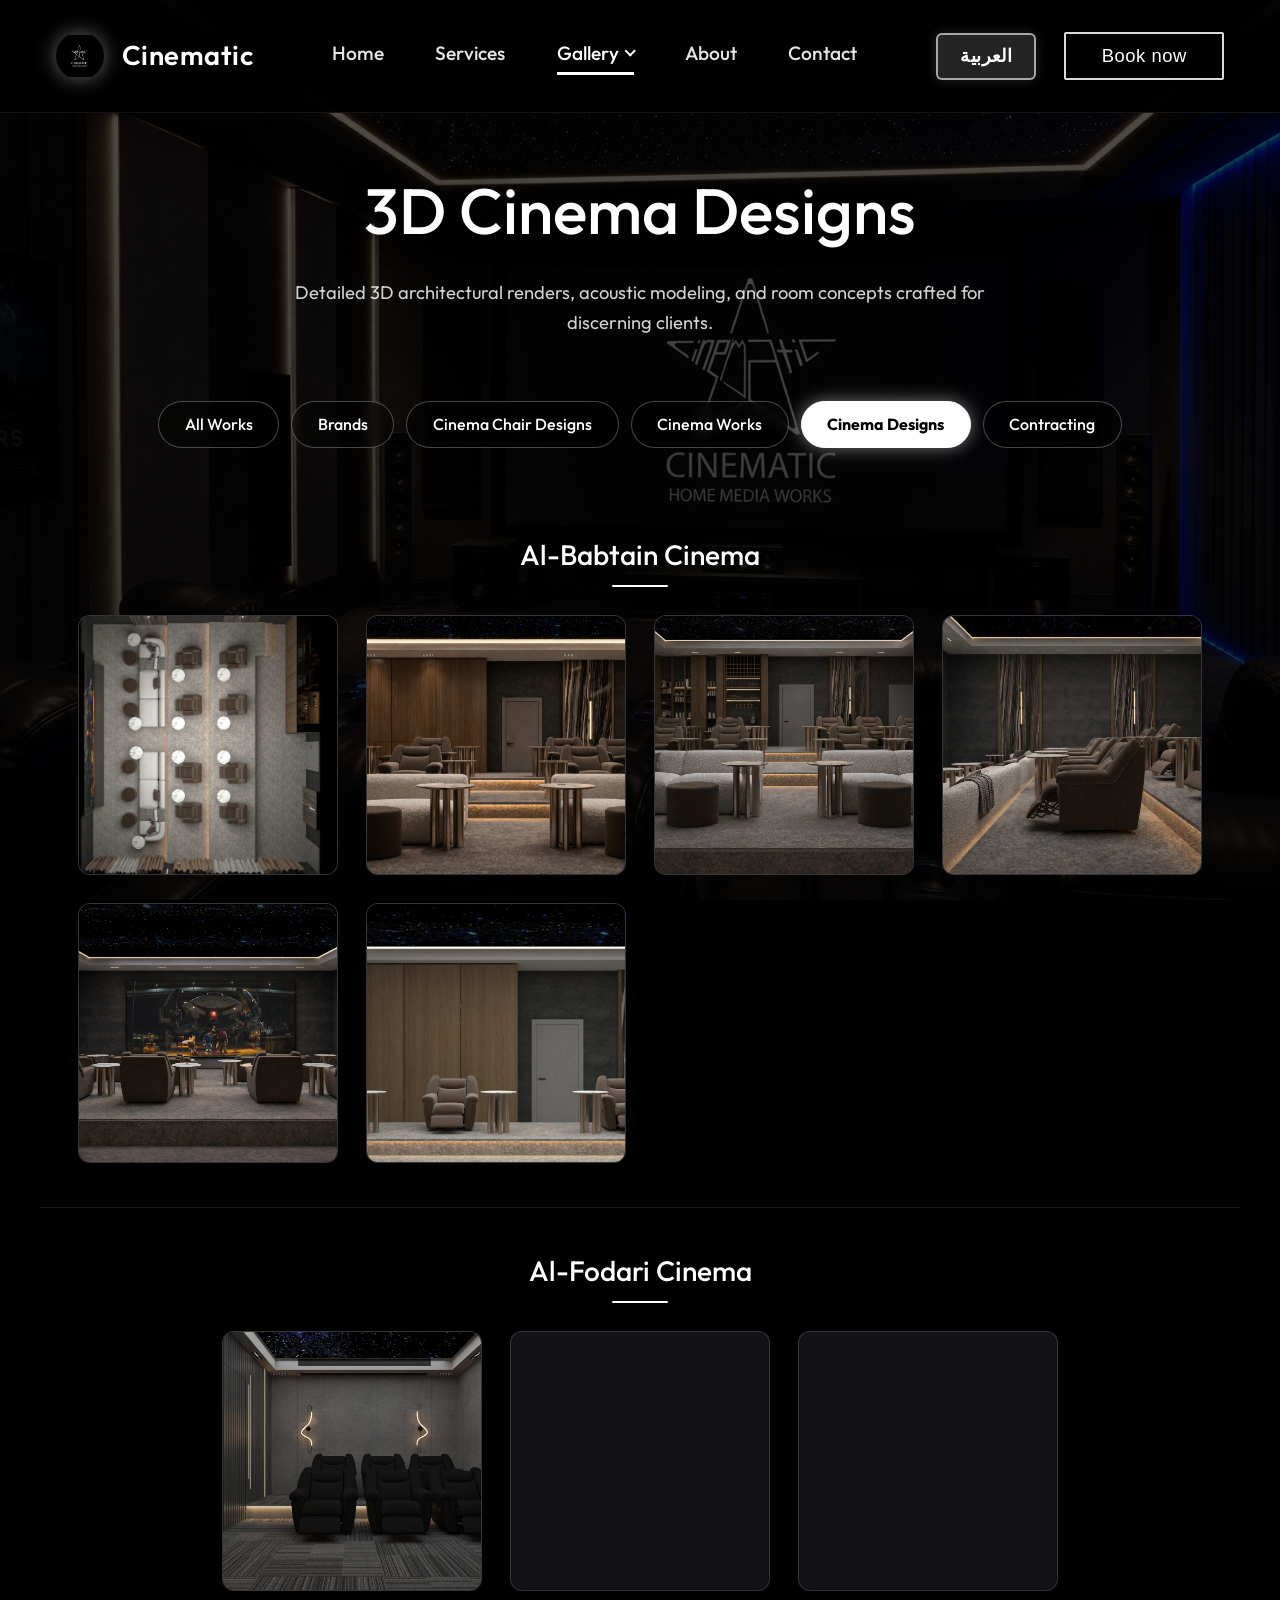
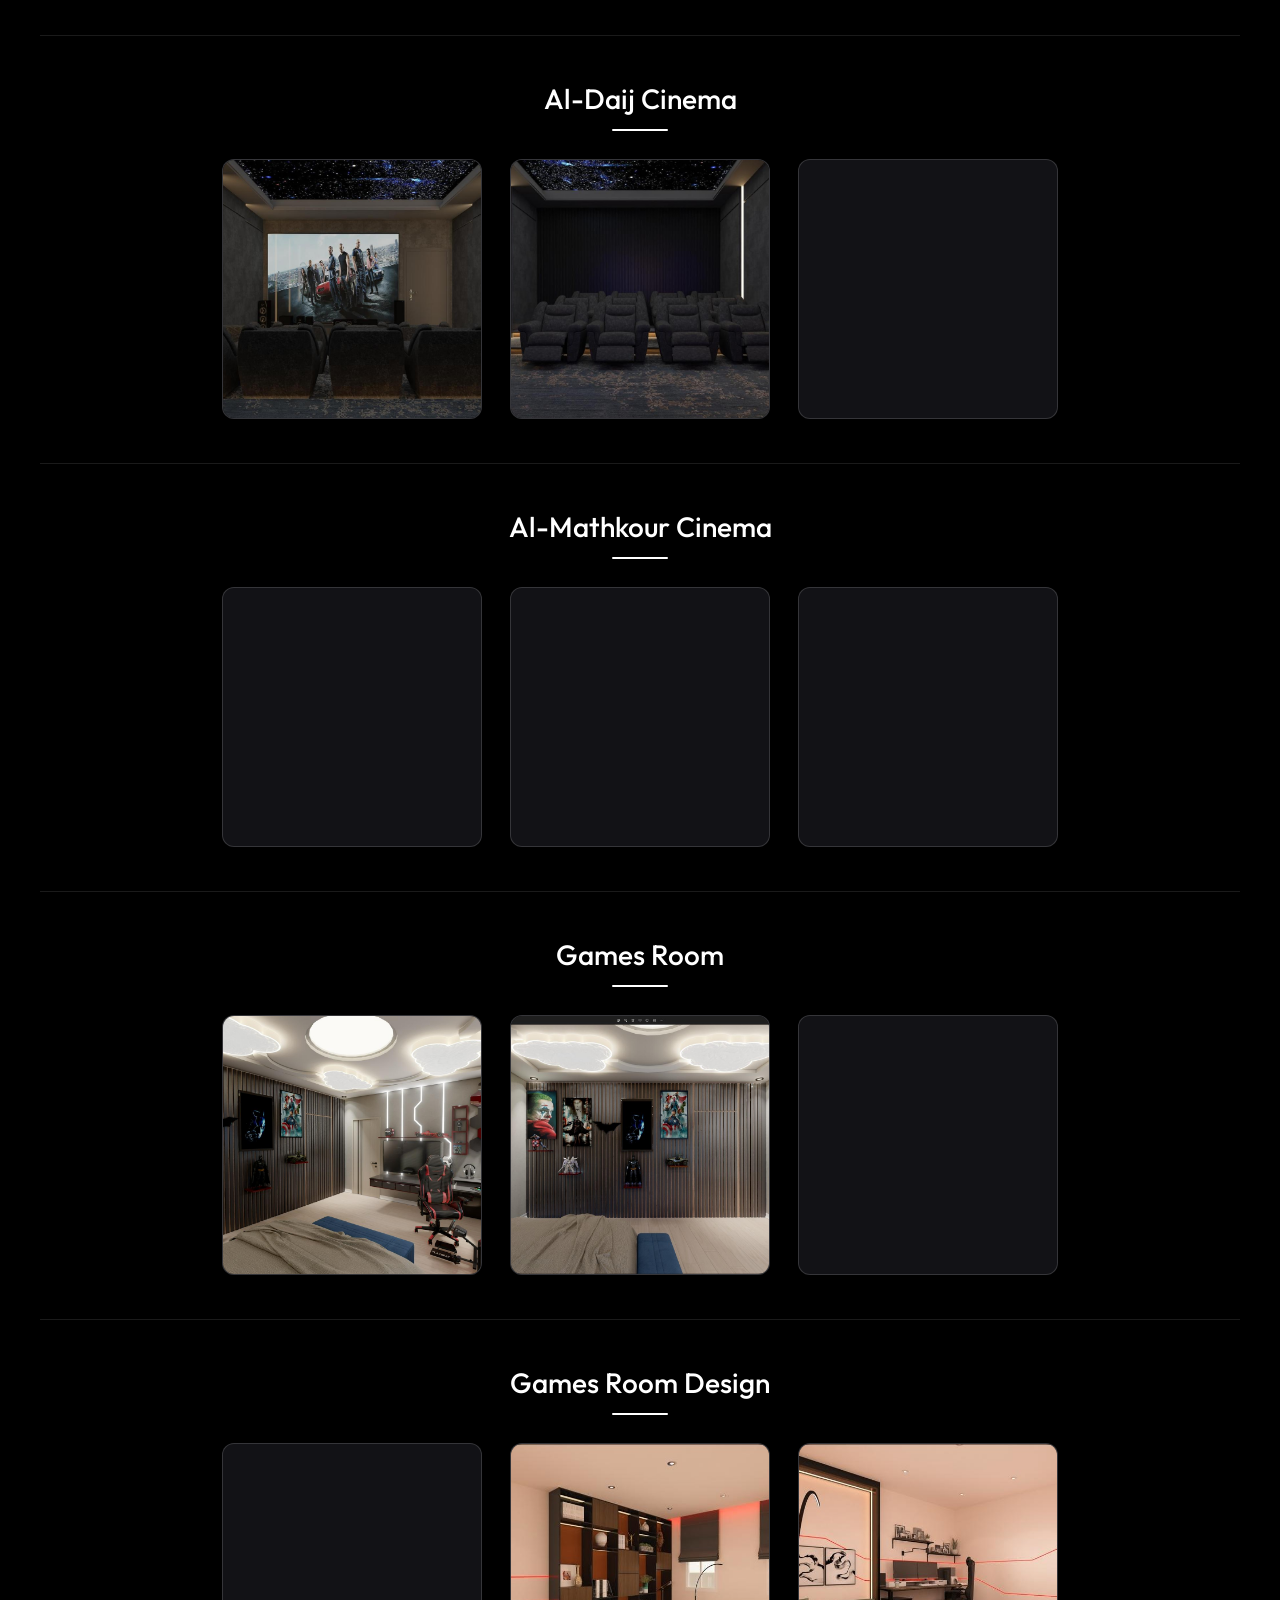
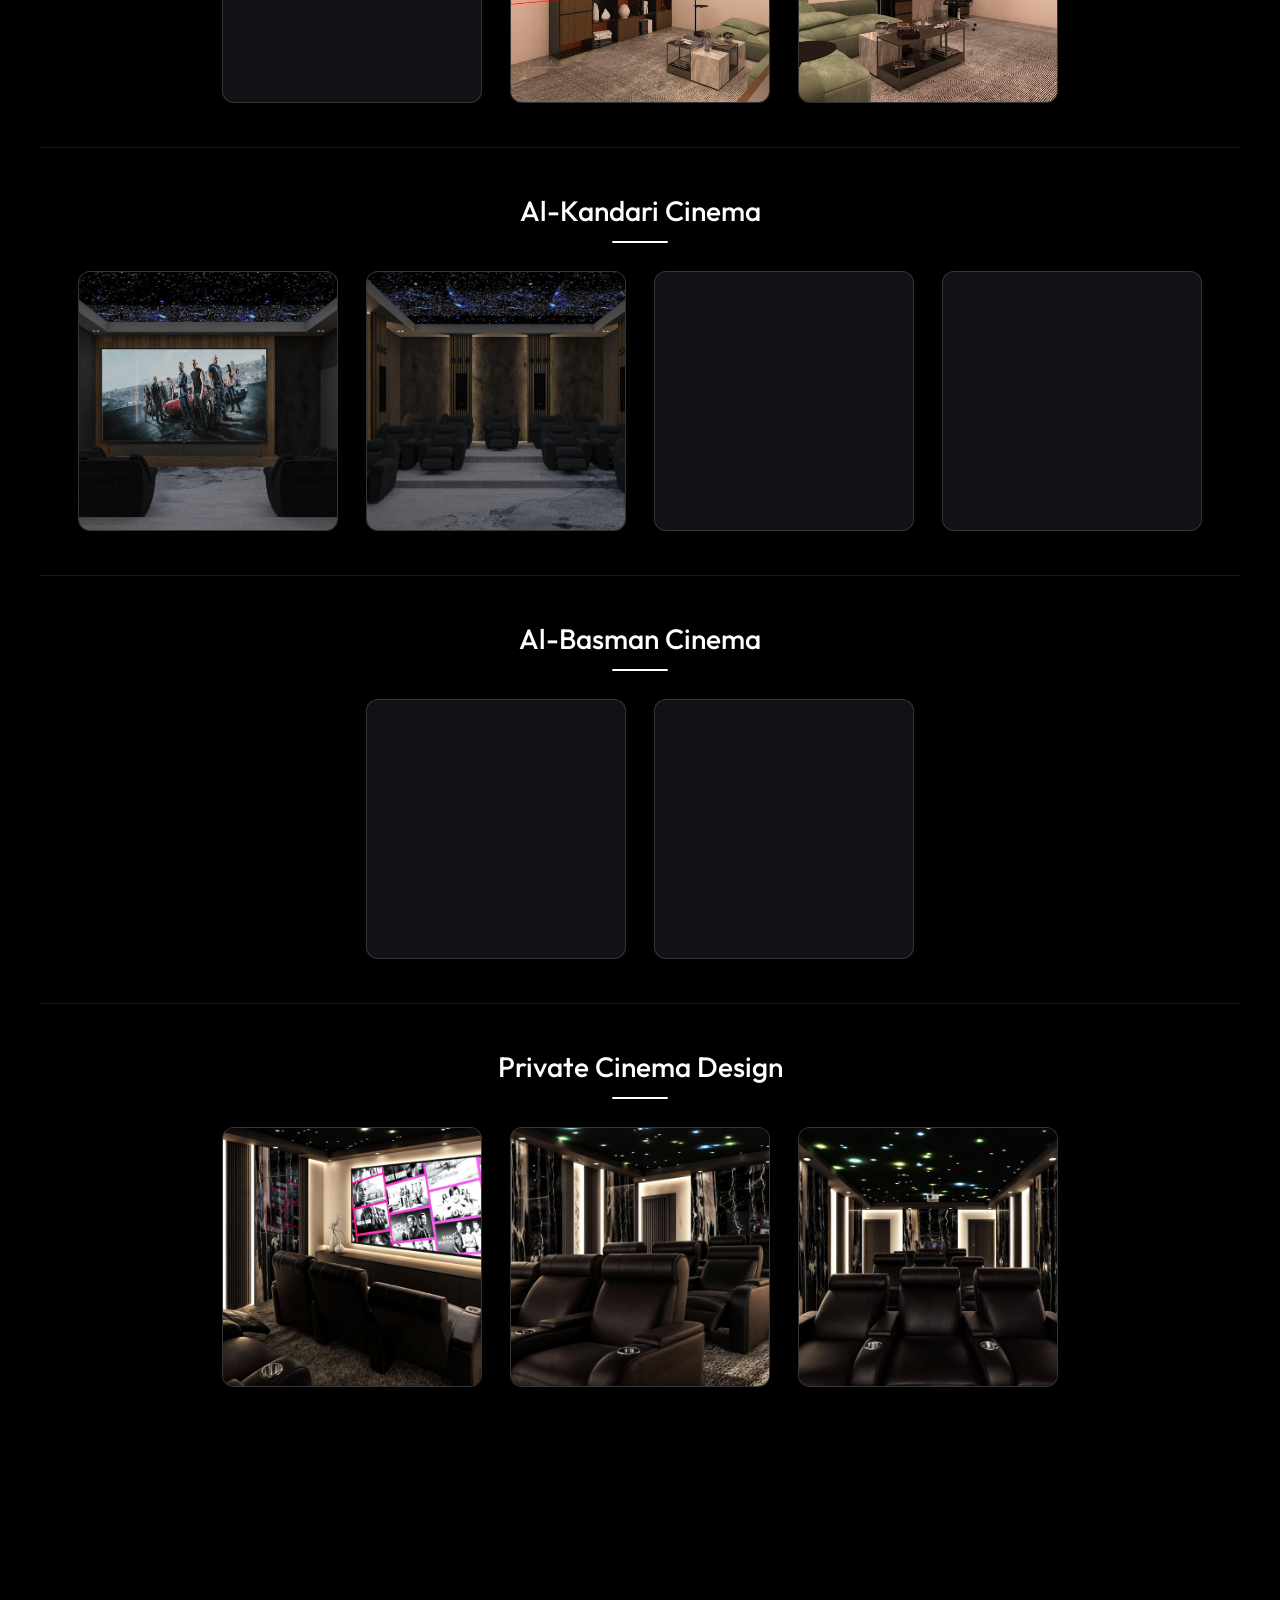
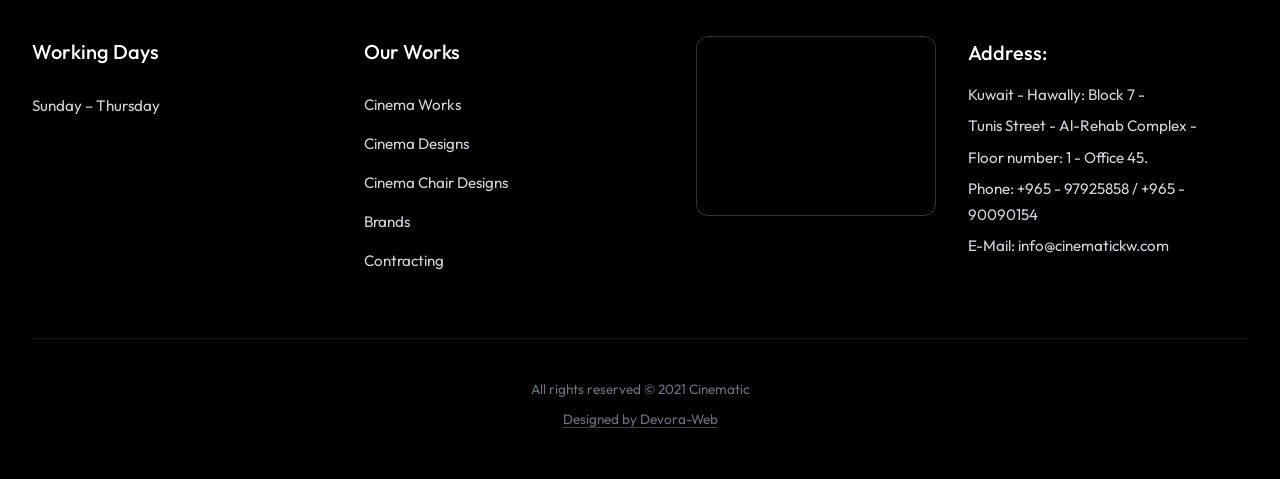
<file: designs.html>
<!DOCTYPE html>
<html lang="en" dir="ltr">
<head>
  <meta charset="UTF-8">
  <meta name="viewport" content="width=device-width, initial-scale=1.0">
  <title>3D Cinema Designs & Architectural Renders | Cinematic KW</title>
  <meta name="description" content="View our portfolio of 3D architectural renders, luxury home theater designs, and private entertainment room concepts in Kuwait.">
  <link rel="icon" type="image/jpeg" href="css/logo.JPG">
  <link rel="stylesheet" href="css/style.css">
</head>
<body class="works-page">

  <header class="site-header">
    <div class="nav-container">
      <a href="index.html" class="brand-logo" aria-label="Cinematic KW Home">
        <img src="css/logo.JPG" alt="Cinematic KW Star Logo" class="brand-icon">
        <span data-i18n="brandName">Cinematic KW</span>
      </a>

      <nav class="nav-links" aria-label="Main Navigation">
        <a href="index.html" class="nav-link" data-i18n="navHome">Home</a>
        <a href="services.html" class="nav-link" data-i18n="navServices">Services</a>
        
        <div class="nav-item-dropdown">
          <a href="gallery.html" class="nav-link active" data-i18n="navGallery">Gallery</a>
          <div class="nav-dropdown-menu">
            <a href="gallery.html" class="nav-dropdown-link" data-i18n="filterAll">✦ All Works</a>
            <div class="nav-dropdown-divider"></div>
            <a href="cinemas.html" class="nav-dropdown-link" data-i18n="filterCinemas">Cinema Works</a>
            <a href="designs.html" class="nav-dropdown-link" style="color: #ffffff;" data-i18n="filterDesigns">Cinema Designs</a>
            <a href="chairs.html" class="nav-dropdown-link" data-i18n="filterChairs">Cinema Chair Designs</a>
            <a href="brands.html" class="nav-dropdown-link" data-i18n="filterBrands">Brands</a>
            <a href="contracting.html" class="nav-dropdown-link" data-i18n="filterContracting">Contracting</a>
          </div>
        </div>

        <a href="about.html" class="nav-link" data-i18n="navAbout">About</a>
        <a href="contact.html" class="nav-link" data-i18n="navContact">Contact</a>
      </nav>

      <div class="header-actions">
        <button type="button" class="lang-toggle-btn" aria-label="Switch Language" data-i18n="langSwitch">
          العربية
        </button>

        <button type="button" class="btn-book" data-i18n="btnBookNow">Book now</button>

        <button type="button" class="hamburger-btn" id="hamburgerBtn" aria-label="Open mobile navigation menu">
          <span class="hamburger-line"></span>
          <span class="hamburger-line"></span>
          <span class="hamburger-line"></span>
        </button>
      </div>
    </div>
  </header>

  <div class="mobile-menu-overlay" id="mobileMenu" aria-hidden="true">
    <div class="mobile-menu-header">
      <span class="mobile-menu-brand" data-i18n="brandName">Cinematic KW</span>
      <button type="button" class="mobile-close-btn" id="mobileCloseBtn" aria-label="Close menu">&times;</button>
    </div>

    <ul class="mobile-nav-list">
      <li><a href="index.html" class="mobile-nav-link" data-i18n="navHome">Home</a></li>
      <li><a href="services.html" class="mobile-nav-link" data-i18n="navServices">Services</a></li>
      <li class="mobile-dropdown">
        <details class="mobile-dropdown-details">
          <summary class="mobile-dropdown-toggle">
            <span data-i18n="navGallery">Gallery</span>
            <span class="mobile-dropdown-chevron" aria-hidden="true"></span>
          </summary>
          <div class="mobile-dropdown-menu">
            <a href="gallery.html" class="mobile-dropdown-link" data-i18n="filterAll">All Works</a>
            <a href="cinemas.html" class="mobile-dropdown-link" data-i18n="filterCinemas">Cinema Works</a>
            <a href="designs.html" class="mobile-dropdown-link" data-i18n="filterDesigns">Cinema Designs</a>
            <a href="chairs.html" class="mobile-dropdown-link" data-i18n="filterChairs">Cinema Chair Designs</a>
            <a href="brands.html" class="mobile-dropdown-link" data-i18n="filterBrands">Brands</a>
            <a href="contracting.html" class="mobile-dropdown-link" data-i18n="filterContracting">Contracting</a>
          </div>
        </details>
      </li>
      <li><a href="about.html" class="mobile-nav-link" data-i18n="navAbout">About</a></li>
      <li><a href="contact.html" class="mobile-nav-link" data-i18n="navContact">Contact</a></li>
    </ul>

    <div class="mobile-menu-footer">
      <button type="button" class="mobile-lang-btn" data-i18n="langSwitch">العربية</button>
      <button type="button" class="mobile-btn-book" data-i18n="btnBookNow">Book now</button>
    </div>
  </div>

  <section class="page-hero works-hero">
    <div class="container">
      <h1 class="page-hero-title" data-i18n="designsPageTitle">3D Cinema Designs</h1>
      <p class="page-hero-sub" data-i18n="designsPageSub">
        Detailed 3D architectural renders, acoustic modeling, and room concepts crafted for discerning clients.
      </p>
    </div>
  </section>

  <section class="overview-section works-section">
    <div class="container">

      <div class="works-filter" role="group" aria-label="Works categories">
        <a href="gallery.html" class="works-filter-btn" data-i18n="filterAll">All Works</a>
        <a href="brands.html" class="works-filter-btn" data-i18n="filterBrands">Brands</a>
        <a href="chairs.html" class="works-filter-btn" data-i18n="filterChairs">Cinema Chair Designs</a>
        <a href="cinemas.html" class="works-filter-btn" data-i18n="filterCinemas">Cinema Works</a>
        <a href="designs.html" class="works-filter-btn is-active" data-i18n="filterDesigns">Cinema Designs</a>
        <a href="contracting.html" class="works-filter-btn" data-i18n="filterContracting">Contracting</a>
      </div>

      <div class="works-panel" id="panel-design" data-category="design">
        <div class="works-groups" data-works="design"></div>
      </div>

    </div>
  </section>

  <footer class="site-footer">
    <div class="footer-content-grid">
      
      <div class="footer-col">
        <h3 data-i18n="footerHoursTitle">Working Days</h3>
        <p class="footer-hours-text">
          <span data-i18n="footerHoursDays">Sunday – Thursday</span>
        </p>
      </div>

      <div class="footer-col">
        <h3 data-i18n="footerPortfolioTitle">Our Works</h3>
        <ul class="footer-links-list">
          <li>
            <a href="cinemas.html" class="footer-link-item" data-i18n="filterCinemas">
              Cinema Works
            </a>
          </li>
          <li>
            <a href="designs.html" class="footer-link-item" data-i18n="filterDesigns">
              Cinema Designs
            </a>
          </li>
          <li>
            <a href="chairs.html" class="footer-link-item" data-i18n="filterChairs">
              Cinema Chair Designs
            </a>
          </li>
          <li>
            <a href="brands.html" class="footer-link-item" data-i18n="filterBrands">
              Brands
            </a>
          </li>
          <li>
            <a href="contracting.html" class="footer-link-item" data-i18n="filterContracting">
              Contracting
            </a>
          </li>
        </ul>
      </div>

      <div class="footer-col footer-address-col">
        <div class="footer-map-frame">
          <iframe 
            src="https://www.google.com/maps/embed?pb=!1m18!1m12!1m3!1d3478.1702434150816!2d48.025649699999995!3d29.336006100000002!2m3!1f0!2f0!3f0!3m2!1i1024!2i768!4f13.1!3m3!1m2!1s0x3fcf9d207bee2ceb%3A0x783056b617bec0d!2sCINEMATICKW!5e0!3m2!1sen!2skw!4v1792853960206!5m2!1sen!2skw" 
            title="Cinematic KW Showroom Location"
            allowfullscreen="" 
            loading="lazy" 
            referrerpolicy="strict-origin-when-cross-origin">
          </iframe>
        </div>

        <div class="footer-address-info">
          <h3 data-i18n="footerAddressTitle">Address :-</h3>
          <p data-i18n="footerAddr1">Kuwait - Hawally: Block 7 -</p>
          <p data-i18n="footerAddr2">Tunis street - Al-Rehab Complex -</p>
          <p data-i18n="footerAddr3">floor number: 1 - Office 45.</p>
          <p data-i18n="footerPhone">Phone : +965 - 97925858 / +965 - 90090154</p>
          <p data-i18n="footerEmail">E-Mail: info@cinematickw.com</p>
        </div>
      </div>

    </div>

    <div class="footer-copyright" data-i18n="footerCopyright">
      All Rights reserved © 2021 Cinematic
    </div>
  </footer>

  <div class="modal-overlay" id="bookingModal" aria-hidden="true" role="dialog">
    <div class="modal-card">
      <button type="button" class="modal-close-btn" id="closeModalBtn" aria-label="Close modal">&times;</button>
      <h3 class="modal-title" data-i18n="modalTitle">Schedule a Consultation</h3>
      <p class="modal-desc" data-i18n="modalSubtitle">Meet our cinema architects & audio engineers at our Hawally showroom or on-site.</p>

      <form id="bookingForm">
        <div class="form-group">
          <label class="form-label" for="bookName" data-i18n="formName">Full Name</label>
          <input type="text" id="bookName" class="form-input" required placeholder="Your name">
        </div>

        <div class="form-group">
          <label class="form-label" for="bookPhone" data-i18n="formPhone">Phone / WhatsApp</label>
          <input type="tel" id="bookPhone" class="form-input" required placeholder="+965 ...">
        </div>

        <div class="form-group">
          <label class="form-label" for="bookService" data-i18n="formService">Interested Service</label>
          <select id="bookService" class="form-select">
            <option value="Home Cinema" data-i18n="formServiceOpt1">Private Home Cinema (Turnkey)</option>
            <option value="Acoustic Treatment" data-i18n="formServiceOpt2">Acoustic Treatment & Insulation</option>
            <option value="Automation & Audio" data-i18n="formServiceOpt3">Smart Home Automation & Multi-Room Audio</option>
            <option value="Commercial Screening" data-i18n="formServiceOpt4">Commercial Screening / Fit-Out</option>
          </select>
        </div>

        <div class="form-group">
          <label class="form-label" for="bookNotes" data-i18n="formNotes">Project Details / Room Dimensions</label>
          <textarea id="bookNotes" class="form-textarea" rows="3" placeholder="Tell us about your room or project..."></textarea>
        </div>

        <button type="submit" class="btn-form-submit" data-i18n="formSubmit">Send Booking Request</button>
      </form>

      <div id="modalSuccess" style="display: none; text-align: center; padding: 2rem 0;">
        <div style="font-size: 3rem; margin-bottom: 1rem;">✅</div>
        <p style="color: #10b981; font-weight: 500; font-size: 1.1rem;" data-i18n="formSuccess">
          Thank you! Our engineering team will contact you promptly on WhatsApp.
        </p>
      </div>
    </div>
  </div>

  <div class="lightbox" id="lightbox" role="dialog" aria-modal="true" aria-label="Image viewer">
    <button type="button" class="lightbox-btn lightbox-close" id="lightboxClose" aria-label="Close">&times;</button>
    <button type="button" class="lightbox-btn lightbox-prev" id="lightboxPrev" aria-label="Previous">&#8249;</button>
    <figure class="lightbox-stage">
      <img class="lightbox-img" id="lightboxImg" alt="">
      <figcaption class="lightbox-cap"><span id="lightboxCap"></span><span class="lightbox-count" id="lightboxCount"></span></figcaption>
    </figure>
    <button type="button" class="lightbox-btn lightbox-next" id="lightboxNext" aria-label="Next">&#8250;</button>
  </div>

  <script src="js/main.js"></script>
</body>
</html>
</file>
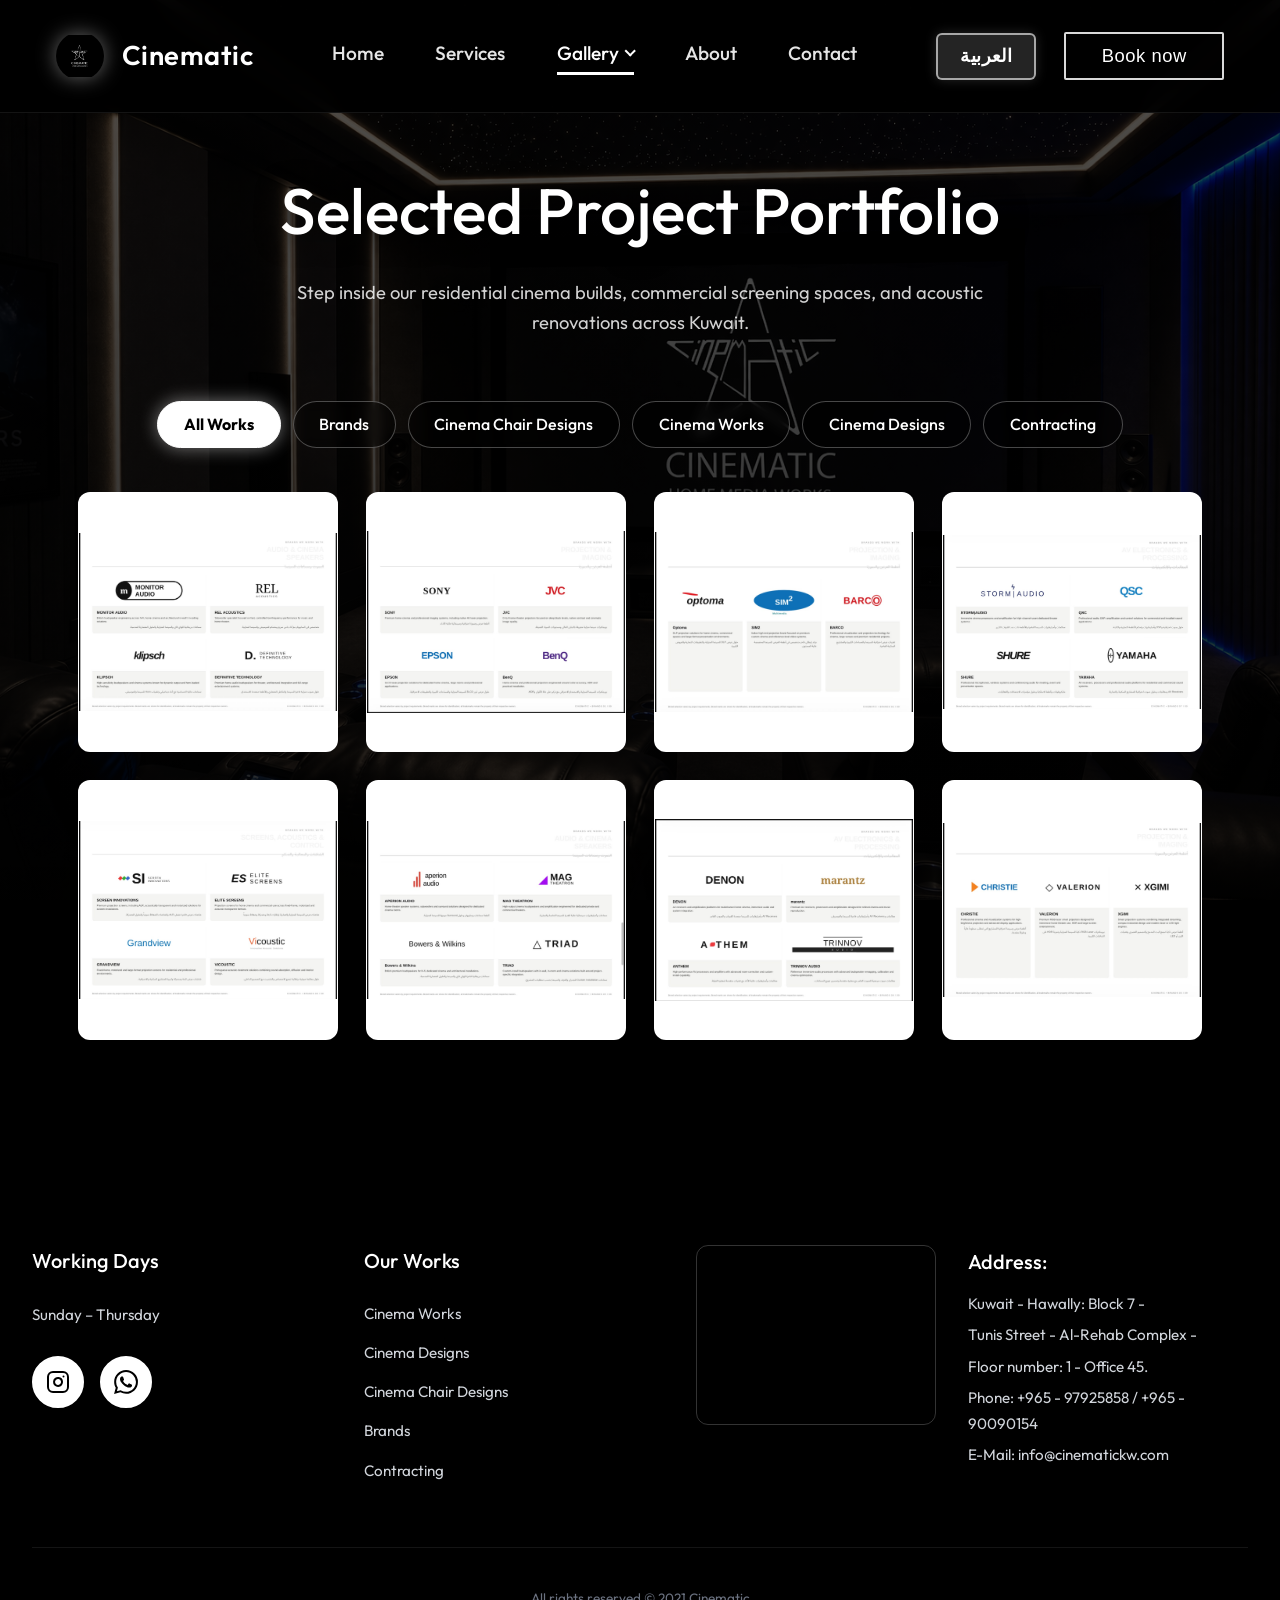
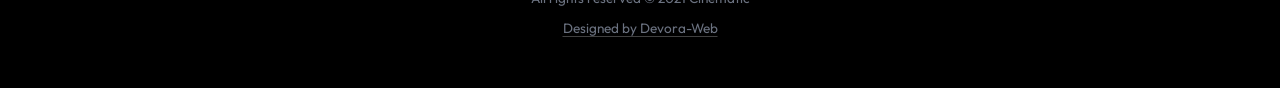
<file: gallery.html>
<!DOCTYPE html>
<html lang="en" dir="ltr">
<head>
  <meta charset="UTF-8">
  <meta name="viewport" content="width=device-width, initial-scale=1.0">
  <title>Selected Projects | Cinematic Home Media Works Kuwait</title>
  <meta name="description" content="Discover our portfolio of luxury private home theaters, VIP screening halls, and commercial acoustic installations across Kuwait.">
  <link rel="icon" type="image/jpeg" href="css/logo.JPG">
  <link rel="stylesheet" href="css/style.css">
</head>
<body class="works-page">

  <header class="site-header">
    <div class="nav-container">
      <a href="index.html" class="brand-logo">
        <img src="css/logo.JPG" alt="Cinematic KW Logo" class="brand-icon">
        <span data-i18n="brandName">Cinematic KW</span>
      </a>

      <nav class="nav-links">
        <a href="index.html" class="nav-link" data-i18n="navHome">Home</a>
        <a href="services.html" class="nav-link" data-i18n="navServices">Services</a>
        <div class="nav-item-dropdown">
          <a href="gallery.html" class="nav-link active" data-i18n="navGallery">Gallery</a>
          <div class="nav-dropdown-menu">
            <a href="gallery.html" class="nav-dropdown-link" data-i18n="filterAll">All Works</a>
            <div class="nav-dropdown-divider"></div>
            <a href="cinemas.html" class="nav-dropdown-link" data-i18n="filterCinemas">Cinema Works</a>
            <a href="designs.html" class="nav-dropdown-link" data-i18n="filterDesigns">Cinema Designs</a>
            <a href="chairs.html" class="nav-dropdown-link" data-i18n="filterChairs">Cinema Chair Designs</a>
            <a href="brands.html" class="nav-dropdown-link" data-i18n="filterBrands">Brands</a>
            <a href="contracting.html" class="nav-dropdown-link" data-i18n="filterContracting">Contracting</a>
          </div>
        </div>
        <a href="about.html" class="nav-link" data-i18n="navAbout">About</a>
        <a href="contact.html" class="nav-link" data-i18n="navContact">Contact</a>
      </nav>

      <div class="header-actions">
        <button type="button" class="lang-toggle-btn" data-i18n="langSwitch">العربية</button>
        <button type="button" class="btn-book" data-i18n="btnBookNow">Book now</button>
        <button type="button" class="hamburger-btn" id="hamburgerBtn" aria-label="Open mobile navigation menu">
          <span class="hamburger-line"></span>
          <span class="hamburger-line"></span>
          <span class="hamburger-line"></span>
        </button>
      </div>
    </div>
  </header>

  <div class="mobile-menu-overlay" id="mobileMenu">
    <div class="mobile-menu-header">
      <span class="mobile-menu-brand" data-i18n="brandName">Cinematic KW</span>
      <button type="button" class="mobile-close-btn" id="mobileCloseBtn">&times;</button>
    </div>
    <ul class="mobile-nav-list">
      <li><a href="index.html" class="mobile-nav-link" data-i18n="navHome">Home</a></li>
      <li><a href="services.html" class="mobile-nav-link" data-i18n="navServices">Services</a></li>
      <li class="mobile-dropdown">
        <details class="mobile-dropdown-details">
          <summary class="mobile-dropdown-toggle">
            <span data-i18n="navGallery">Gallery</span>
            <span class="mobile-dropdown-chevron" aria-hidden="true"></span>
          </summary>
          <div class="mobile-dropdown-menu">
            <a href="gallery.html" class="mobile-dropdown-link" data-i18n="filterAll">All Works</a>
            <a href="cinemas.html" class="mobile-dropdown-link" data-i18n="filterCinemas">Cinema Works</a>
            <a href="designs.html" class="mobile-dropdown-link" data-i18n="filterDesigns">Cinema Designs</a>
            <a href="chairs.html" class="mobile-dropdown-link" data-i18n="filterChairs">Cinema Chair Designs</a>
            <a href="brands.html" class="mobile-dropdown-link" data-i18n="filterBrands">Brands</a>
            <a href="contracting.html" class="mobile-dropdown-link" data-i18n="filterContracting">Contracting</a>
          </div>
        </details>
      </li>
      <li><a href="about.html" class="mobile-nav-link" data-i18n="navAbout">About</a></li>
      <li><a href="contact.html" class="mobile-nav-link" data-i18n="navContact">Contact</a></li>
    </ul>
    <div class="mobile-menu-footer">
      <button type="button" class="mobile-lang-btn" data-i18n="langSwitch">العربية</button>
      <button type="button" class="mobile-btn-book" data-i18n="btnBookNow">Book now</button>
    </div>
  </div>

  <section class="page-hero works-hero">
    <div class="container">
      <h1 class="page-hero-title" data-i18n="galleryPageTitle">Selected Project Portfolio</h1>
      <p class="page-hero-sub" data-i18n="galleryPageSub">
        Step inside our residential cinema builds, commercial screening spaces, and acoustic renovations across Kuwait.
      </p>
    </div>
  </section>

  <section class="overview-section works-section">
    <div class="container">

      <div class="works-filter" role="group" aria-label="Works categories">
        <button type="button" class="works-filter-btn is-active" data-filter="all" aria-controls="panel-all" aria-pressed="true" data-i18n="filterAll">All Works</button>
        <button type="button" class="works-filter-btn" data-filter="brands" aria-controls="panel-brands" aria-pressed="false" data-i18n="filterBrands">Brands</button>
        <button type="button" class="works-filter-btn" data-filter="chairs" aria-controls="panel-chairs" aria-pressed="false" data-i18n="filterChairs">Cinema Chair Designs</button>
        <button type="button" class="works-filter-btn" data-filter="cinemas" aria-controls="panel-cinemas" aria-pressed="false" data-i18n="filterCinemas">Cinema Works</button>
        <button type="button" class="works-filter-btn" data-filter="design" aria-controls="panel-design" aria-pressed="false" data-i18n="filterDesigns">Cinema Designs</button>
        <button type="button" class="works-filter-btn" data-filter="contracting" aria-controls="panel-contracting" aria-pressed="false" data-i18n="filterContracting">Contracting</button>
      </div>

      <div class="works-panel" id="panel-brands" data-category="brands">
        <div class="works-grid works-grid--center works-grid--contain" data-works="brands"></div>
      </div>

      <div class="works-panel" id="panel-chairs" data-category="chairs" hidden>
        <div class="works-grid works-grid--center" data-works="chairs"></div>
      </div>

      <div class="works-panel" id="panel-cinemas" data-category="cinemas" hidden>

        <article class="work-project">
          <header class="work-head">
            <h3 class="work-title" data-i18n="work1Title">VIP Cinema Room in Al-Siddeeq</h3>
            <p class="work-spec" data-i18n="work1Spec">9.2.6 Dolby Atmos speaker system
Wall cladding &amp; acoustic treatment: Fabric Tracking System</p>
          </header>
          <div class="works-grid">
            <figure class="work-photo"><img src="css/works/cinema/p1 (1).jpeg" alt="VIP Cinema Room in Al-Siddeeq" loading="lazy"></figure>
            <figure class="work-photo"><img src="css/works/cinema/p1 (2).jpeg" alt="VIP Cinema Room in Al-Siddeeq" loading="lazy"></figure>
          </div>
        </article>
        <div class="work-divider" role="separator"></div>
        <article class="work-project">
          <header class="work-head">
            <h3 class="work-title" data-i18n="work2Title">VIP Cinema Room in Al-Siddeeq</h3>
            <p class="work-spec" data-i18n="work2Spec">7.2.4 Dolby Atmos speaker system
Wall cladding &amp; acoustic treatment: Fabric Tracking System</p>
          </header>
          <div class="works-grid">
            <figure class="work-photo"><img src="css/works/cinema/p2 (1).jpeg" alt="VIP Cinema Room in Al-Siddeeq" loading="lazy"></figure>
            <figure class="work-photo"><img src="css/works/cinema/p2 (2).jpeg" alt="VIP Cinema Room in Al-Siddeeq" loading="lazy"></figure>
          </div>
        </article>
        <div class="work-divider" role="separator"></div>
        <article class="work-project">
          <header class="work-head">
            <h3 class="work-title" data-i18n="work3Title">VIP Cinema Room in Al-Fnaitees</h3>
            <p class="work-spec" data-i18n="work3Spec">7.2.4 Dolby Atmos speaker system
Wall cladding &amp; acoustic treatment: Flat Panel VMT</p>
          </header>
          <div class="works-grid">
            <figure class="work-photo"><img src="css/works/cinema/p3 (1).jpeg" alt="VIP Cinema Room in Al-Fnaitees" loading="lazy"></figure>
            <figure class="work-photo"><img src="css/works/cinema/p3 (2).jpeg" alt="VIP Cinema Room in Al-Fnaitees" loading="lazy"></figure>
          </div>
        </article>
        <div class="work-divider" role="separator"></div>
        <article class="work-project">
          <header class="work-head">
            <h3 class="work-title" data-i18n="work4Title">Cinema Room in Al-Fnaitees</h3>
            <p class="work-spec" data-i18n="work4Spec">7.1.2 Dolby Atmos speaker system
Wall cladding &amp; acoustic treatment: Fabric Tracking System</p>
          </header>
          <div class="works-grid">
            <figure class="work-photo"><img src="css/works/cinema/p4 (1).jpeg" alt="Cinema Room in Al-Fnaitees" loading="lazy"></figure>
            <figure class="work-photo"><img src="css/works/cinema/p4 (2).jpeg" alt="Cinema Room in Al-Fnaitees" loading="lazy"></figure>
          </div>
        </article>
        <div class="work-divider" role="separator"></div>
        <article class="work-project">
          <header class="work-head">
            <h3 class="work-title" data-i18n="work5Title">Cinema Room in Mubarak Al-Kabeer</h3>
            <p class="work-spec" data-i18n="work5Spec">7.1.2 Dolby Atmos speaker system
Wall cladding &amp; acoustic treatment: Fabric Tracking System</p>
          </header>
          <div class="works-grid">
            <figure class="work-photo"><img src="css/works/cinema/p5 (1).jpeg" alt="Cinema Room in Mubarak Al-Kabeer" loading="lazy"></figure>
            <figure class="work-photo"><img src="css/works/cinema/p5 (2).jpeg" alt="Cinema Room in Mubarak Al-Kabeer" loading="lazy"></figure>
          </div>
        </article>
        <div class="work-divider" role="separator"></div>
        <article class="work-project">
          <header class="work-head">
            <h3 class="work-title" data-i18n="work6Title">Cinema Room in South Surra</h3>
            <p class="work-spec" data-i18n="work6Spec">7.1.4 Dolby Atmos speaker system
Wall cladding &amp; acoustic treatment: Fabric Tracking System</p>
          </header>
          <div class="works-grid">
            <figure class="work-photo"><img src="css/works/cinema/p6 (1).jpeg" alt="Cinema Room in South Surra" loading="lazy"></figure>
            <figure class="work-photo"><img src="css/works/cinema/p6 (2).jpeg" alt="Cinema Room in South Surra" loading="lazy"></figure>
          </div>
        </article>
        <div class="work-divider" role="separator"></div>
        <article class="work-project">
          <header class="work-head">
            <h3 class="work-title" data-i18n="work7Title">Cinema Room in Al-Zahraa</h3>
            <p class="work-spec" data-i18n="work7Spec">7.1.4 Dolby Atmos speaker system
Wall cladding &amp; acoustic treatment: Fabric Tracking System</p>
          </header>
          <div class="works-grid">
            <figure class="work-photo"><img src="css/works/cinema/p7 (1).jpeg" alt="Cinema Room in Al-Zahraa" loading="lazy"></figure>
            <figure class="work-photo"><img src="css/works/cinema/p7 (2).jpeg" alt="Cinema Room in Al-Zahraa" loading="lazy"></figure>
          </div>
        </article>
        <div class="work-divider" role="separator"></div>
        <article class="work-project">
          <header class="work-head">
            <h3 class="work-title" data-i18n="work8Title">VIP Cinema Room in Al-Shaab Residential</h3>
            <p class="work-spec" data-i18n="work8Spec">7.2.4 Dolby Atmos speaker system
Wall cladding &amp; acoustic treatment: Pet Acoustics</p>
          </header>
          <div class="works-grid">
            <figure class="work-photo"><img src="css/works/cinema/p8 (1).jpeg" alt="VIP Cinema Room in Al-Shaab Residential" loading="lazy"></figure>
            <figure class="work-photo"><img src="css/works/cinema/p8 (2).jpeg" alt="VIP Cinema Room in Al-Shaab Residential" loading="lazy"></figure>
          </div>
        </article>
        <div class="work-divider" role="separator"></div>
        <article class="work-project">
          <header class="work-head">
            <h3 class="work-title" data-i18n="work9Title">Cinema Room in Al-Salam</h3>
            <p class="work-spec" data-i18n="work9Spec">5.1.2 Dolby Atmos speaker system
Wall cladding &amp; acoustic treatment: Pet Acoustics panels</p>
          </header>
          <div class="works-grid">
            <figure class="work-photo"><img src="css/works/cinema/p9 (1).jpeg" alt="Cinema Room in Al-Salam" loading="lazy"></figure>
            <figure class="work-photo"><img src="css/works/cinema/p9 (2).jpeg" alt="Cinema Room in Al-Salam" loading="lazy"></figure>
          </div>
        </article>
        <div class="work-divider" role="separator"></div>
        <article class="work-project">
          <header class="work-head">
            <h3 class="work-title" data-i18n="work10Title">Cinema Room in Al-Omariya</h3>
            <p class="work-spec" data-i18n="work10Spec">5.1.2 Dolby Atmos speaker system
Wall cladding &amp; acoustic treatment: Flat Panel VMT</p>
          </header>
          <div class="works-grid">
            <figure class="work-photo"><img src="css/works/cinema/p10 (1).jpeg" alt="Cinema Room in Al-Omariya" loading="lazy"></figure>
            <figure class="work-photo"><img src="css/works/cinema/p10 (2).jpeg" alt="Cinema Room in Al-Omariya" loading="lazy"></figure>
          </div>
        </article>
        <div class="work-divider" role="separator"></div>
        <article class="work-project">
          <header class="work-head">
            <h3 class="work-title" data-i18n="work11Title">VIP Cinema Room in Al-Mutlaa</h3>
            <p class="work-spec" data-i18n="work11Spec">7.2.4 Dolby Atmos speaker system
Wall cladding &amp; acoustic treatment: Fabric Tracking System</p>
          </header>
          <div class="works-grid">
            <figure class="work-photo"><img src="css/works/cinema/p11 (1).jpeg" alt="VIP Cinema Room in Al-Mutlaa" loading="lazy"></figure>
            <figure class="work-photo"><img src="css/works/cinema/p11 (2).jpeg" alt="VIP Cinema Room in Al-Mutlaa" loading="lazy"></figure>
          </div>
        </article>
        <div class="work-divider" role="separator"></div>

        <div class="hotel-block">
          <h2 class="hotel-title" data-i18n="worksHotelTitle">Hotel Works</h2>
          <div class="works-grid">
          <figure class="work-photo"><img src="css/works/cinema/ho (1).jpeg" alt="Hotel works" loading="lazy"></figure>
          <figure class="work-photo"><img src="css/works/cinema/ho (2).jpeg" alt="Hotel works" loading="lazy"></figure>
          <figure class="work-photo"><img src="css/works/cinema/ho (3).jpeg" alt="Hotel works" loading="lazy"></figure>
          <figure class="work-photo"><img src="css/works/cinema/ho (4).jpeg" alt="Hotel works" loading="lazy"></figure>
          <figure class="work-photo"><img src="css/works/cinema/ho (5).jpeg" alt="Hotel works" loading="lazy"></figure>
          <figure class="work-photo"><img src="css/works/cinema/ho (6).jpeg" alt="Hotel works" loading="lazy"></figure>
          <figure class="work-photo"><img src="css/works/cinema/ho (7).jpeg" alt="Hotel works" loading="lazy"></figure>
          <figure class="work-photo"><img src="css/works/cinema/ho (8).jpeg" alt="Hotel works" loading="lazy"></figure>
          <figure class="work-photo"><img src="css/works/cinema/ho (9).jpeg" alt="Hotel works" loading="lazy"></figure>
          <figure class="work-photo"><img src="css/works/cinema/ho (10).jpeg" alt="Hotel works" loading="lazy"></figure>
          <figure class="work-photo"><img src="css/works/cinema/ho (11).jpeg" alt="Hotel works" loading="lazy"></figure>
          <figure class="work-photo"><img src="css/works/cinema/ho (12).jpeg" alt="Hotel works" loading="lazy"></figure>
          <figure class="work-photo"><img src="css/works/cinema/ho (13).jpeg" alt="Hotel works" loading="lazy"></figure>
          <figure class="work-photo"><img src="css/works/cinema/ho (14).jpeg" alt="Hotel works" loading="lazy"></figure>
          <figure class="work-photo"><img src="css/works/cinema/ho (15).jpeg" alt="Hotel works" loading="lazy"></figure>
          <figure class="work-photo"><img src="css/works/cinema/ho (16).jpeg" alt="Hotel works" loading="lazy"></figure>
          <figure class="work-photo"><img src="css/works/cinema/ho (17).jpeg" alt="Hotel works" loading="lazy"></figure>
          <figure class="work-photo"><img src="css/works/cinema/ho (18).jpeg" alt="Hotel works" loading="lazy"></figure>
          <figure class="work-photo"><img src="css/works/cinema/ho (19).jpeg" alt="Hotel works" loading="lazy"></figure>
          </div>
        </div>

      </div>

      <div class="works-panel" id="panel-design" data-category="design" hidden>
        <div class="works-groups" data-works="design"></div>
      </div>

      <div class="works-panel" id="panel-contracting" data-category="contracting" hidden>
        <div class="works-groups" data-works="contracting"></div>
      </div>

    </div>
  </section>

  <footer class="site-footer">
    <div class="footer-content-grid">
      <div class="footer-col">
        <h3 data-i18n="footerHoursTitle">Working Days</h3>
        <p class="footer-hours-text">
          <span data-i18n="footerHoursDays">Sunday – Thursday</span>
        </p>

        <div class="footer-social">
          <a href="https://www.instagram.com/cinematic.kw?utm_source=qr" class="footer-social-link" target="_blank" rel="noopener noreferrer" aria-label="Instagram">
            <svg viewBox="0 0 24 24" fill="none" stroke="currentColor" stroke-width="2" stroke-linecap="round" stroke-linejoin="round" aria-hidden="true"><rect x="2" y="2" width="20" height="20" rx="5" ry="5"/><path d="M16 11.37A4 4 0 1 1 12.63 8 4 4 0 0 1 16 11.37z"/><line x1="17.5" y1="6.5" x2="17.51" y2="6.5"/></svg>
          </a>
          <a href="https://wa.me/96597925858" class="footer-social-link" target="_blank" rel="noopener noreferrer" aria-label="WhatsApp">
            <svg viewBox="0 0 24 24" fill="currentColor" aria-hidden="true"><path d="M17.472 14.382c-.297-.149-1.758-.867-2.03-.967-.273-.099-.471-.148-.67.15-.197.297-.767.966-.94 1.164-.173.199-.347.223-.644.075-.297-.15-1.255-.463-2.39-1.475-.883-.788-1.48-1.761-1.653-2.059-.173-.297-.018-.458.13-.606.134-.133.298-.347.446-.52.149-.174.198-.298.298-.497.099-.198.05-.371-.025-.52-.075-.149-.669-1.612-.916-2.207-.242-.579-.487-.5-.669-.51-.173-.008-.371-.01-.57-.01-.198 0-.52.074-.792.372-.272.297-1.04 1.016-1.04 2.479 0 1.462 1.065 2.875 1.213 3.074.149.198 2.096 3.2 5.077 4.487.709.306 1.262.489 1.694.625.712.227 1.36.195 1.871.118.571-.085 1.758-.719 2.006-1.413.248-.694.248-1.289.173-1.413-.074-.124-.272-.198-.57-.347m-5.421 7.403h-.004a9.87 9.87 0 01-5.031-1.378l-.361-.214-3.741.982.998-3.648-.235-.374a9.86 9.86 0 01-1.51-5.26c.001-5.45 4.436-9.884 9.888-9.884 2.64 0 5.122 1.03 6.988 2.898a9.825 9.825 0 012.893 6.994c-.003 5.45-4.437 9.884-9.885 9.884m8.413-18.297A11.815 11.815 0 0012.05 0C5.495 0 .16 5.335.157 11.892c0 2.096.547 4.142 1.588 5.945L.057 24l6.305-1.654a11.882 11.882 0 005.683 1.448h.005c6.554 0 11.89-5.335 11.893-11.893a11.821 11.821 0 00-3.48-8.413z"/></svg>
          </a>
        </div>
      </div>

      <div class="footer-col">
        <h3 data-i18n="footerPortfolioTitle">Our Works</h3>
        <ul class="footer-links-list">
          <li>
            <a href="cinemas.html" class="footer-link-item" data-i18n="filterCinemas">
              Cinema Works
            </a>
          </li>
          <li>
            <a href="designs.html" class="footer-link-item" data-i18n="filterDesigns">
              Cinema Designs
            </a>
          </li>
          <li>
            <a href="chairs.html" class="footer-link-item" data-i18n="filterChairs">
              Cinema Chair Designs
            </a>
          </li>
          <li>
            <a href="brands.html" class="footer-link-item" data-i18n="filterBrands">
              Brands
            </a>
          </li>
          <li>
            <a href="contracting.html" class="footer-link-item" data-i18n="filterContracting">
              Contracting
            </a>
          </li>
        </ul>
      </div>

      <div class="footer-col footer-address-col">
        <div class="footer-map-frame">
          <iframe 
            src="https://www.google.com/maps/embed?pb=!1m18!1m12!1m3!1d3478.1702434150816!2d48.025649699999995!3d29.336006100000002!2m3!1f0!2f0!3f0!3m2!1i1024!2i768!4f13.1!3m3!1m2!1s0x3fcf9d207bee2ceb%3A0x783056b617bec0d!2sCINEMATICKW!5e0!3m2!1sen!2skw!4v1792853960206!5m2!1sen!2skw" 
            title="Cinematic KW Location"
            allowfullscreen="" 
            loading="lazy" 
            referrerpolicy="strict-origin-when-cross-origin">
          </iframe>
        </div>

        <div class="footer-address-info">
          <h3 data-i18n="footerAddressTitle">Address :-</h3>
          <p data-i18n="footerAddr1">Kuwait - Hawally: Block 7 -</p>
          <p data-i18n="footerAddr2">Tunis street - Al-Rehab Complex -</p>
          <p data-i18n="footerAddr3">floor number: 1 - Office 45.</p>
          <p data-i18n="footerPhone">Phone : +965 - 97925858 / +965 - 90090154</p>
          <p data-i18n="footerEmail">E-Mail: info@cinematickw.com</p>
        </div>
      </div>
    </div>

    <div class="footer-copyright" data-i18n="footerCopyright">
      All Rights reserved © 2021 Cinematic
    </div>
  </footer>

  <div class="modal-overlay" id="bookingModal" aria-hidden="true" role="dialog">
    <div class="modal-card">
      <button type="button" class="modal-close-btn" id="closeModalBtn" aria-label="Close modal">&times;</button>
      <h3 class="modal-title" data-i18n="modalTitle">Schedule a Consultation</h3>
      <p class="modal-desc" data-i18n="modalSubtitle">Meet our cinema architects & audio engineers at our Hawally showroom or on-site.</p>
      <form id="bookingForm">
        <div class="form-group">
          <label class="form-label" for="bookName" data-i18n="formName">Full Name</label>
          <input type="text" id="bookName" class="form-input" required placeholder="Your name">
        </div>
        <div class="form-group">
          <label class="form-label" for="bookPhone" data-i18n="formPhone">Phone / WhatsApp</label>
          <input type="tel" id="bookPhone" class="form-input" required placeholder="+965 ...">
        </div>
        <div class="form-group">
          <label class="form-label" for="bookService" data-i18n="formService">Interested Service</label>
          <select id="bookService" class="form-select">
            <option value="Home Cinema" data-i18n="formServiceOpt1">Private Home Cinema (Turnkey)</option>
            <option value="Acoustic Treatment" data-i18n="formServiceOpt2">Acoustic Treatment & Insulation</option>
            <option value="Automation & Audio" data-i18n="formServiceOpt3">Smart Home Automation & Multi-Room Audio</option>
            <option value="Commercial Screening" data-i18n="formServiceOpt4">Commercial Screening / Fit-Out</option>
          </select>
        </div>
        <div class="form-group">
          <label class="form-label" for="bookNotes" data-i18n="formNotes">Project Details / Room Dimensions</label>
          <textarea id="bookNotes" class="form-textarea" rows="3" placeholder="Tell us about your room or project..."></textarea>
        </div>
        <button type="submit" class="btn-form-submit" data-i18n="formSubmit">Send Booking Request</button>
      </form>
      <div id="modalSuccess" style="display: none; text-align: center; padding: 2rem 0;">
        <div style="font-size: 3rem; margin-bottom: 1rem;">✅</div>
        <p style="color: #10b981; font-weight: 500; font-size: 1.1rem;" data-i18n="formSuccess">
          Thank you! Our engineering team will contact you promptly on WhatsApp.
        </p>
      </div>
    </div>
  </div>

  <div class="lightbox" id="lightbox" role="dialog" aria-modal="true" aria-label="Image viewer">
    <button type="button" class="lightbox-btn lightbox-close" id="lightboxClose" aria-label="Close">&times;</button>
    <button type="button" class="lightbox-btn lightbox-prev" id="lightboxPrev" aria-label="Previous">&#8249;</button>
    <figure class="lightbox-stage">
      <img class="lightbox-img" id="lightboxImg" alt="">
      <figcaption class="lightbox-cap"><span id="lightboxCap"></span><span class="lightbox-count" id="lightboxCount"></span></figcaption>
    </figure>
    <button type="button" class="lightbox-btn lightbox-next" id="lightboxNext" aria-label="Next">&#8250;</button>
  </div>

  <script src="js/main.js"></script>
</body>
</html>
</file>
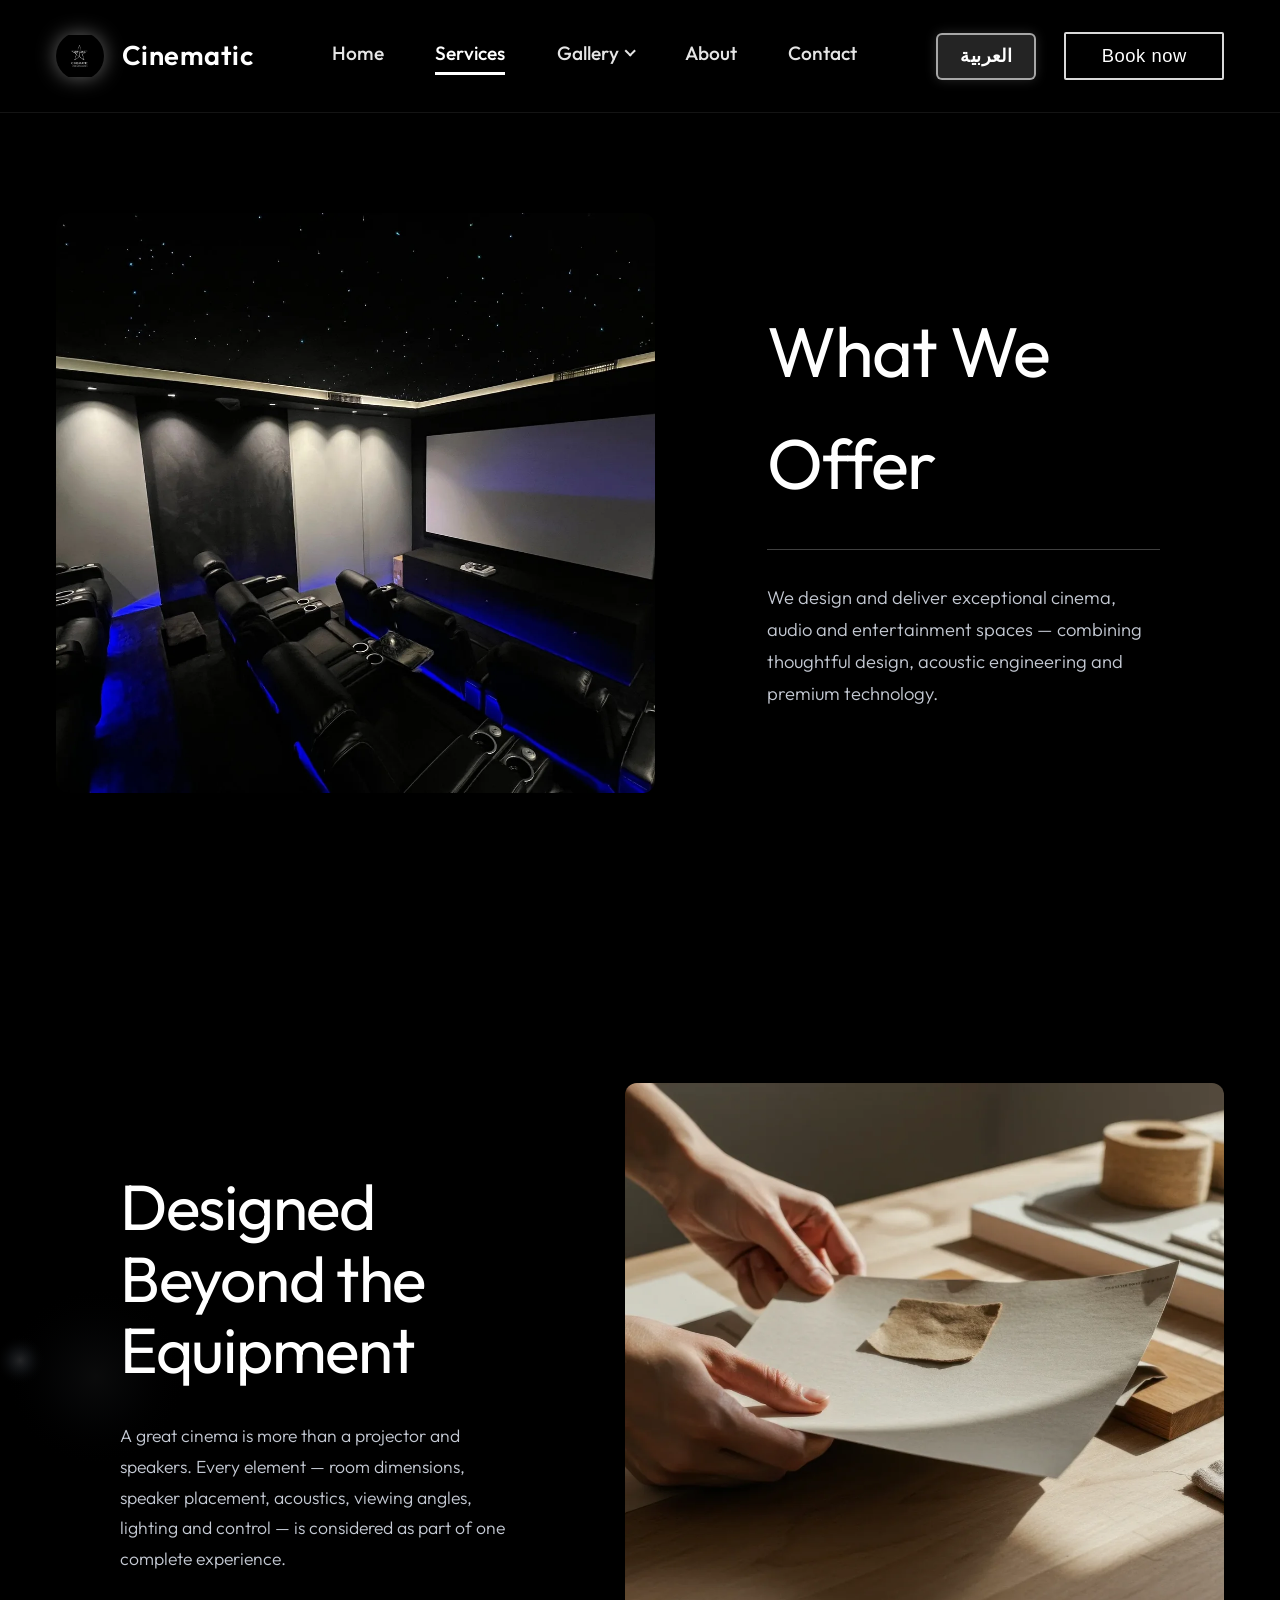
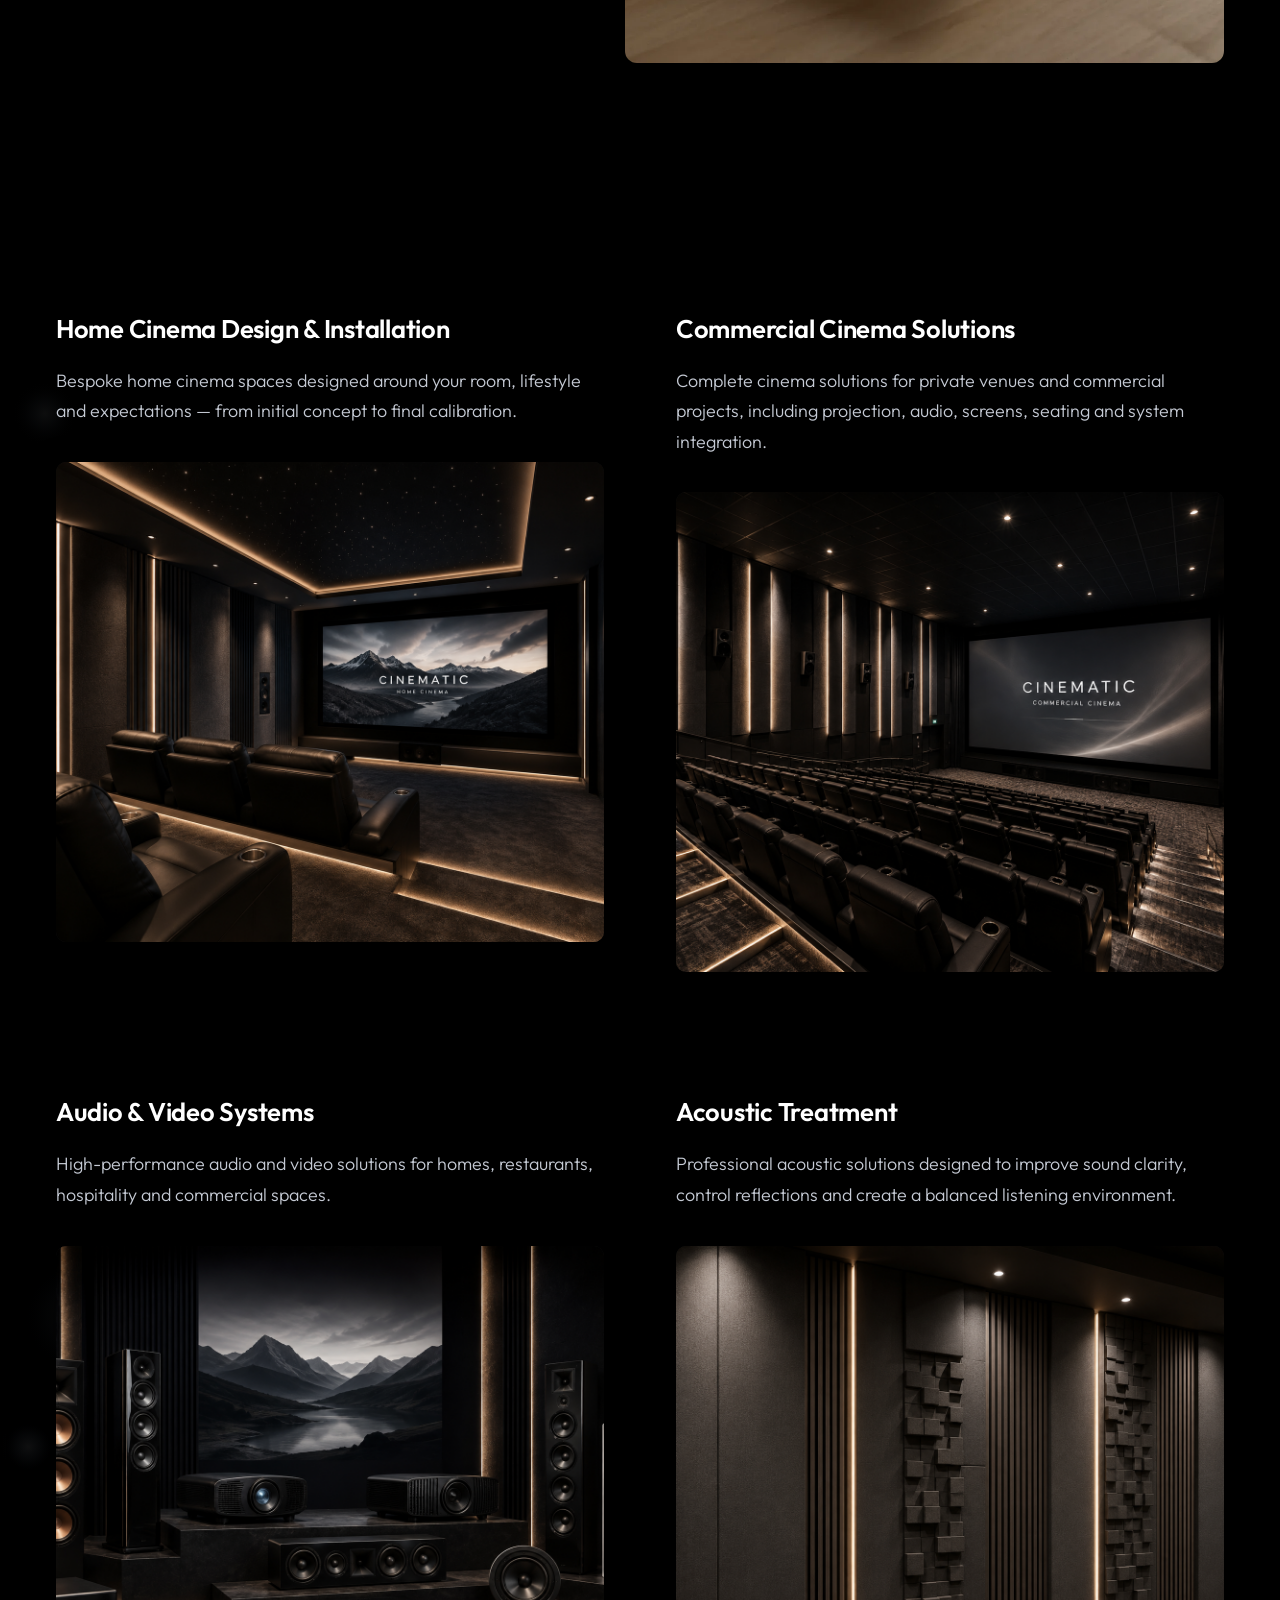
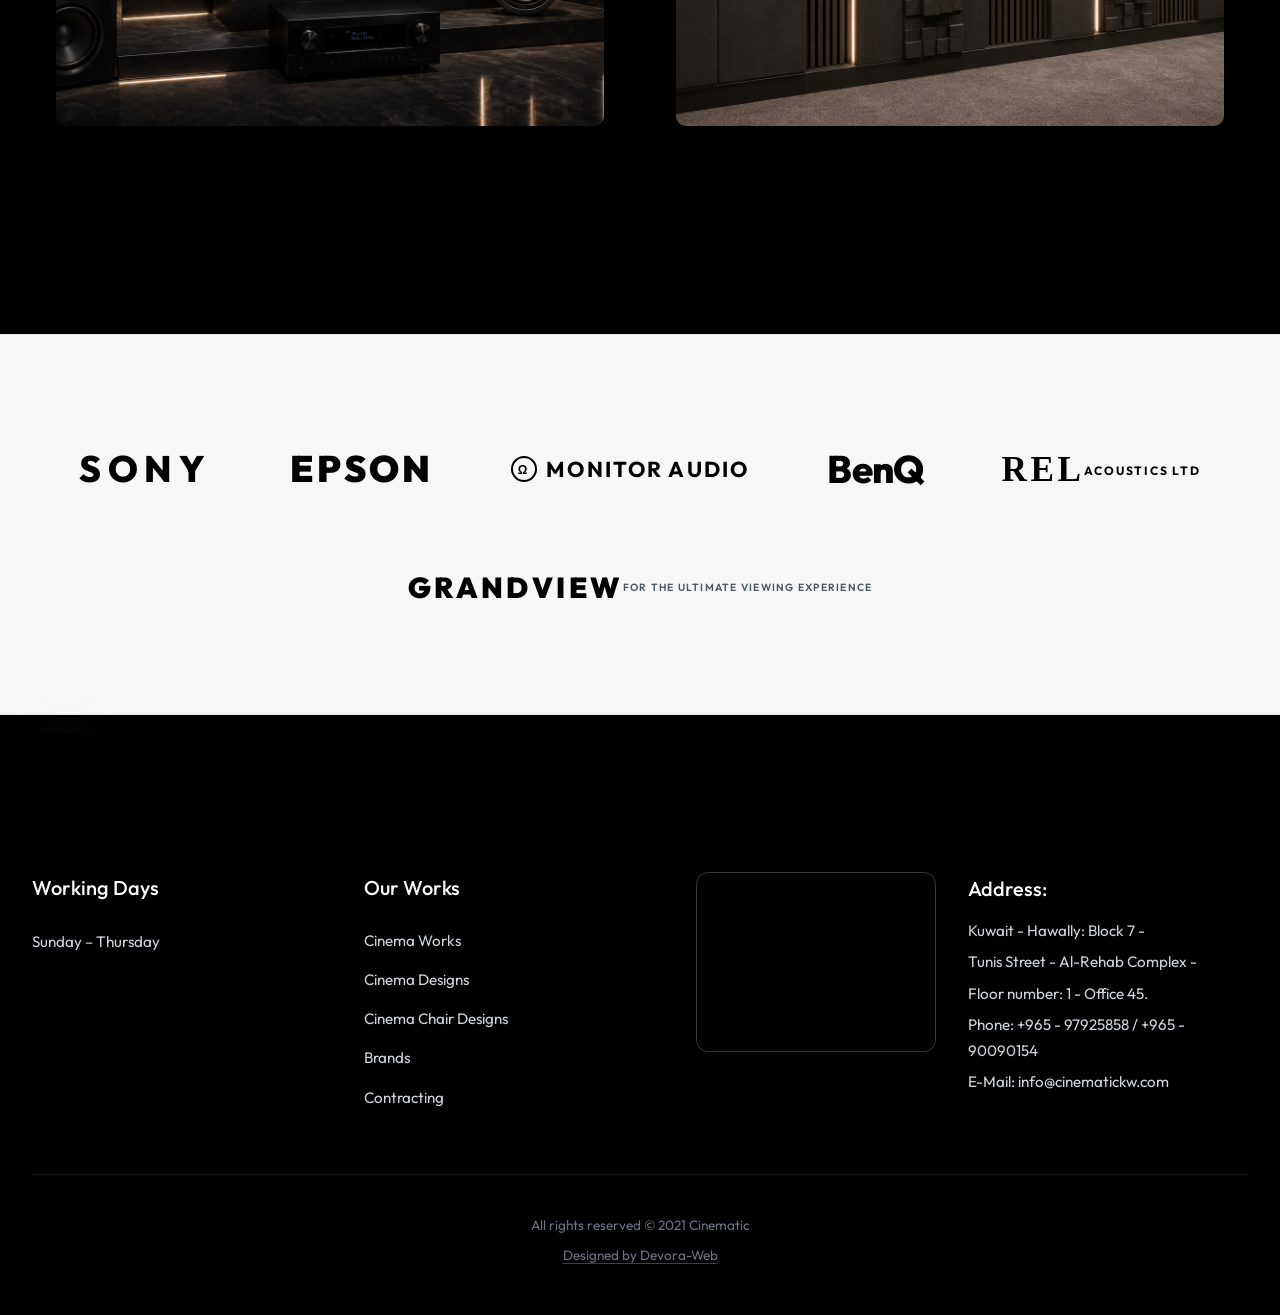
<file: services.html>
<!DOCTYPE html>
<html lang="en" dir="ltr">
<head>
  <meta charset="UTF-8">
  <meta name="viewport" content="width=device-width, initial-scale=1.0">
  <title>Services | Cinematic Home Media Works Kuwait</title>
  <meta name="description" content="What We Offer - Luxury home cinema design, commercial cinema solutions, audio and video systems, and acoustic engineering in Kuwait.">
  <link rel="icon" type="image/jpeg" href="css/logo.JPG">
  <link rel="stylesheet" href="css/style.css">
</head>
<body>

  <header class="site-header">
    <div class="nav-container">
      <a href="index.html" class="brand-logo" aria-label="Cinematic KW Home">
        <img src="css/logo.JPG" alt="Cinematic KW Star Logo" class="brand-icon">
        <span data-i18n="brandName">Cinematic KW</span>
      </a>

      <nav class="nav-links" aria-label="Main Navigation">
        <a href="index.html" class="nav-link" data-i18n="navHome">Home</a>
        <a href="services.html" class="nav-link active" data-i18n="navServices">Services</a>
        
        <div class="nav-item-dropdown">
          <a href="gallery.html" class="nav-link" data-i18n="navGallery">Gallery</a>
          <div class="nav-dropdown-menu">
            <a href="gallery.html" class="nav-dropdown-link" data-i18n="filterAll">✦ All Works</a>
            <div class="nav-dropdown-divider"></div>
            <a href="cinemas.html" class="nav-dropdown-link" data-i18n="filterCinemas">Cinema Works</a>
            <a href="designs.html" class="nav-dropdown-link" data-i18n="filterDesigns">Cinema Designs</a>
            <a href="chairs.html" class="nav-dropdown-link" data-i18n="filterChairs">Cinema Chair Designs</a>
            <a href="brands.html" class="nav-dropdown-link" data-i18n="filterBrands">Brands</a>
            <a href="contracting.html" class="nav-dropdown-link" data-i18n="filterContracting">Contracting</a>
          </div>
        </div>

        <a href="about.html" class="nav-link" data-i18n="navAbout">About</a>
        <a href="contact.html" class="nav-link" data-i18n="navContact">Contact</a>
      </nav>

      <div class="header-actions">
        <button type="button" class="lang-toggle-btn" aria-label="Switch Language" data-i18n="langSwitch">
          العربية
        </button>

        <button type="button" class="btn-book" data-i18n="btnBookNow">Book now</button>

        <button type="button" class="hamburger-btn" id="hamburgerBtn" aria-label="Open mobile navigation menu">
          <span class="hamburger-line"></span>
          <span class="hamburger-line"></span>
          <span class="hamburger-line"></span>
        </button>
      </div>
    </div>
  </header>

  <div class="mobile-menu-overlay" id="mobileMenu" aria-hidden="true">
    <div class="mobile-menu-header">
      <span class="mobile-menu-brand" data-i18n="brandName">Cinematic KW</span>
      <button type="button" class="mobile-close-btn" id="mobileCloseBtn" aria-label="Close menu">&times;</button>
    </div>

    <ul class="mobile-nav-list">
      <li><a href="index.html" class="mobile-nav-link" data-i18n="navHome">Home</a></li>
      <li><a href="services.html" class="mobile-nav-link" data-i18n="navServices">Services</a></li>
      <li class="mobile-dropdown">
        <details class="mobile-dropdown-details">
          <summary class="mobile-dropdown-toggle">
            <span data-i18n="navGallery">Gallery</span>
            <span class="mobile-dropdown-chevron" aria-hidden="true"></span>
          </summary>
          <div class="mobile-dropdown-menu">
            <a href="gallery.html" class="mobile-dropdown-link" data-i18n="filterAll">All Works</a>
            <a href="cinemas.html" class="mobile-dropdown-link" data-i18n="filterCinemas">Cinema Works</a>
            <a href="designs.html" class="mobile-dropdown-link" data-i18n="filterDesigns">Cinema Designs</a>
            <a href="chairs.html" class="mobile-dropdown-link" data-i18n="filterChairs">Cinema Chair Designs</a>
            <a href="brands.html" class="mobile-dropdown-link" data-i18n="filterBrands">Brands</a>
            <a href="contracting.html" class="mobile-dropdown-link" data-i18n="filterContracting">Contracting</a>
          </div>
        </details>
      </li>
      <li><a href="about.html" class="mobile-nav-link" data-i18n="navAbout">About</a></li>
      <li><a href="contact.html" class="mobile-nav-link" data-i18n="navContact">Contact</a></li>
    </ul>

    <div class="mobile-menu-footer">
      <button type="button" class="mobile-lang-btn" data-i18n="langSwitch">العربية</button>
      <button type="button" class="mobile-btn-book" data-i18n="btnBookNow">Book now</button>
    </div>
  </div>

  <main class="services-page-wrap">
    <canvas id="ambientSmokeCanvas" class="ambient-smoke-canvas"></canvas>
    
    <section class="services-split-hero">
      <div class="services-split-hero-img">
        <img src="css/ser1.webp" alt="Cinematic Luxury Private Cinema" loading="eager">
      </div>
      <div class="services-split-hero-text">
        <h1 class="services-hero-title" data-i18n="whatWeOfferTitle">What We Offer</h1>
        <p class="services-hero-desc" data-i18n="whatWeOfferDesc">
          We design and deliver exceptional cinema, audio and entertainment spaces — combining thoughtful design, acoustic engineering and premium technology.
        </p>
      </div>
    </section>

    <section class="services-split-equipment">
      <div class="services-equipment-text">
        <h2 class="services-equipment-title" data-i18n="designedBeyondTitle">Designed Beyond the Equipment</h2>
        <p class="services-equipment-desc" data-i18n="designedBeyondDesc">
          A great cinema is more than a projector and speakers. Every element — room dimensions, speaker placement, acoustics, viewing angles, lighting and control — is considered as part of one complete experience.
        </p>
      </div>
      <div class="services-equipment-img">
        <img src="css/ser2.webp" alt="Designed Beyond the Equipment - Acoustic Architecture" loading="lazy">
      </div>
    </section>

    <section class="services-grid-section">
      
      <div class="services-duo-grid">
        
        <article class="service-duo-card">
          <h3 class="service-duo-title" data-i18n="serDuo1Title">Home Cinema Design & Installation</h3>
          <p class="service-duo-desc" data-i18n="serDuo1Desc">
            Bespoke home cinema spaces designed around your room, lifestyle and expectations — from initial concept to final calibration.
          </p>
          <div class="service-duo-img-box">
            <img src="css/ser3.webp" alt="Home Cinema Design & Installation" loading="lazy">
          </div>
        </article>

        <article class="service-duo-card">
          <h3 class="service-duo-title" data-i18n="serDuo2Title">Commercial Cinema Solutions</h3>
          <p class="service-duo-desc" data-i18n="serDuo2Desc">
            Complete cinema solutions for private venues and commercial projects, including projection, audio, screens, seating and system integration.
          </p>
          <div class="service-duo-img-box">
            <img src="css/ser4.webp" alt="Commercial Cinema Solutions" loading="lazy">
          </div>
        </article>

      </div>

      <div class="services-duo-grid" style="margin-bottom: 0;">
        
        <article class="service-duo-card">
          <h3 class="service-duo-title" data-i18n="serDuo3Title">Audio & Video Systems</h3>
          <p class="service-duo-desc" data-i18n="serDuo3Desc">
            High-performance audio and video solutions for homes, restaurants, hospitality and commercial spaces.
          </p>
          <div class="service-duo-img-box">
            <img src="css/ser5.webp" alt="Audio & Video Systems" loading="lazy">
          </div>
        </article>

        <article class="service-duo-card">
          <h3 class="service-duo-title" data-i18n="serDuo4Title">Acoustic Treatment</h3>
          <p class="service-duo-desc" data-i18n="serDuo4Desc">
            Professional acoustic solutions designed to improve sound clarity, control reflections and create a balanced listening environment.
          </p>
          <div class="service-duo-img-box">
            <img src="css/ser6.webp" alt="Acoustic Treatment & Wall Panels" loading="lazy">
          </div>
        </article>

      </div>

    </section>

    <section class="services-brands-ribbon" aria-label="Authorized Brand Partners">
      <div class="ribbon-brand-item ribbon-brand-sony">SONY</div>
      <div class="ribbon-brand-item ribbon-brand-epson">EPSON</div>
      <div class="ribbon-brand-item ribbon-brand-monitor">
        <span class="icon-circle">Ω</span>
        <span>MONITOR AUDIO</span>
      </div>
      <div class="ribbon-brand-item ribbon-brand-benq">BenQ</div>
      <div class="ribbon-brand-item ribbon-brand-rel">
        <span class="rel-main">REL</span>
        <span class="rel-sub">ACOUSTICS LTD</span>
      </div>
      <div class="ribbon-brand-item ribbon-brand-grandview">
        <span class="gv-main">GRANDVIEW</span>
        <span class="gv-sub">FOR THE ULTIMATE VIEWING EXPERIENCE</span>
      </div>
    </section>

  </main>

  <footer class="site-footer">
    <div class="footer-content-grid">
      
      <div class="footer-col">
        <h3 data-i18n="footerHoursTitle">Working Days</h3>
        <p class="footer-hours-text">
          <span data-i18n="footerHoursDays">Sunday – Thursday</span>
        </p>
      </div>

      <div class="footer-col">
        <h3 data-i18n="footerPortfolioTitle">Our Works</h3>
        <ul class="footer-links-list">
          <li>
            <a href="cinemas.html" class="footer-link-item" data-i18n="filterCinemas">
              Cinema Works
            </a>
          </li>
          <li>
            <a href="designs.html" class="footer-link-item" data-i18n="filterDesigns">
              Cinema Designs
            </a>
          </li>
          <li>
            <a href="chairs.html" class="footer-link-item" data-i18n="filterChairs">
              Cinema Chair Designs
            </a>
          </li>
          <li>
            <a href="brands.html" class="footer-link-item" data-i18n="filterBrands">
              Brands
            </a>
          </li>
          <li>
            <a href="contracting.html" class="footer-link-item" data-i18n="filterContracting">
              Contracting
            </a>
          </li>
        </ul>
      </div>

      <div class="footer-col footer-address-col">
        <div class="footer-map-frame">
          <iframe 
            src="https://www.google.com/maps/embed?pb=!1m18!1m12!1m3!1d3478.1702434150816!2d48.025649699999995!3d29.336006100000002!2m3!1f0!2f0!3f0!3m2!1i1024!2i768!4f13.1!3m3!1m2!1s0x3fcf9d207bee2ceb%3A0x783056b617bec0d!2sCINEMATICKW!5e0!3m2!1sen!2skw!4v1792853960206!5m2!1sen!2skw" 
            title="Cinematic KW Showroom Location"
            allowfullscreen="" 
            loading="lazy" 
            referrerpolicy="strict-origin-when-cross-origin">
          </iframe>
        </div>

        <div class="footer-address-info">
          <h3 data-i18n="footerAddressTitle">Address :-</h3>
          <p data-i18n="footerAddr1">Kuwait - Hawally: Block 7 -</p>
          <p data-i18n="footerAddr2">Tunis street - Al-Rehab Complex -</p>
          <p data-i18n="footerAddr3">floor number: 1 - Office 45.</p>
          <p data-i18n="footerPhone">Phone : +965 - 97925858 / +965 - 90090154</p>
          <p data-i18n="footerEmail">E-Mail: info@cinematickw.com</p>
        </div>
      </div>

    </div>

    <div class="footer-copyright" data-i18n="footerCopyright">
      All Rights reserved © 2021 Cinematic
    </div>
  </footer>

  <div class="modal-overlay" id="bookingModal" aria-hidden="true" role="dialog">
    <div class="modal-card">
      <button type="button" class="modal-close-btn" id="closeModalBtn" aria-label="Close modal">&times;</button>
      <h3 class="modal-title" data-i18n="modalTitle">Schedule a Consultation</h3>
      <p class="modal-desc" data-i18n="modalSubtitle">Meet our cinema architects & audio engineers at our Hawally showroom or on-site.</p>

      <form id="bookingForm">
        <div class="form-group">
          <label class="form-label" for="bookName" data-i18n="formName">Full Name</label>
          <input type="text" id="bookName" class="form-input" required placeholder="Your name">
        </div>

        <div class="form-group">
          <label class="form-label" for="bookPhone" data-i18n="formPhone">Phone / WhatsApp</label>
          <input type="tel" id="bookPhone" class="form-input" required placeholder="+965 ...">
        </div>

        <div class="form-group">
          <label class="form-label" for="bookService" data-i18n="formService">Interested Service</label>
          <select id="bookService" class="form-select">
            <option value="Home Cinema" data-i18n="formServiceOpt1">Private Home Cinema (Turnkey)</option>
            <option value="Acoustic Treatment" data-i18n="formServiceOpt2">Acoustic Treatment & Insulation</option>
            <option value="Automation & Audio" data-i18n="formServiceOpt3">Smart Home Automation & Multi-Room Audio</option>
            <option value="Commercial Screening" data-i18n="formServiceOpt4">Commercial Screening / Fit-Out</option>
          </select>
        </div>

        <div class="form-group">
          <label class="form-label" for="bookNotes" data-i18n="formNotes">Project Details / Room Dimensions</label>
          <textarea id="bookNotes" class="form-textarea" rows="3" placeholder="Tell us about your room or project..."></textarea>
        </div>

        <button type="submit" class="btn-form-submit" data-i18n="formSubmit">Send Booking Request</button>
      </form>

      <div id="modalSuccess" style="display: none; text-align: center; padding: 2rem 0;">
        <div style="font-size: 3rem; margin-bottom: 1rem;">✅</div>
        <p style="color: #10b981; font-weight: 500; font-size: 1.1rem;" data-i18n="formSuccess">
          Thank you! Our engineering team will contact you promptly on WhatsApp.
        </p>
      </div>
    </div>
  </div>

  <script src="js/main.js"></script>
</body>
</html>
</file>
<file: css/style.css>
@import url('https://fonts.googleapis.com/css2?family=Outfit:wght@300;400;500;600;700&family=Readex+Pro:wght@300;400;500;600;700&display=swap');

:root {
  --font-en: 'Outfit', -apple-system, BlinkMacSystemFont, 'Segoe UI', Roboto, sans-serif;
  --font-ar: 'Readex Pro', -apple-system, BlinkMacSystemFont, 'Segoe UI', Tahoma, sans-serif;
  
  --bg-black: #000000;
  --bg-dark: #0a0a0c;
  --bg-card: rgba(18, 18, 22, 0.85);
  --text-white: #ffffff;
  --text-dim: #9ca3af;
  --text-muted: #6b7280;
  --accent-gold: #ffffff;
  --accent-blue: #2563eb;
  --border-light: rgba(255, 255, 255, 0.25);
  --border-strong: rgba(255, 255, 255, 0.85);
  
  --radius-squircle: 36px;
  --radius-button: 2px;
  --transition-smooth: all 0.3s cubic-bezier(0.16, 1, 0.3, 1);
}

* {
  margin: 0;
  padding: 0;
  box-sizing: border-box;
}

html {
  scroll-behavior: smooth;
  font-size: 16px;
  background-color: var(--bg-black);
  color: var(--text-white);
  font-family: var(--font-en);
}

body {
  overflow-x: hidden;
  line-height: 1.6;
  -webkit-font-smoothing: antialiased;
}

[dir="rtl"] {
  font-family: var(--font-ar);
}

a {
  color: inherit;
  text-decoration: none;
  transition: var(--transition-smooth);
}

ul {
  list-style: none;
}

img {
  max-width: 100%;
  height: auto;
  display: block;
}

.site-header {
  position: fixed;
  top: 0;
  left: 0;
  width: 100%;
  z-index: 1000;
  background: rgba(0, 0, 0, 0.92);
  backdrop-filter: blur(14px);
  -webkit-backdrop-filter: blur(14px);
  border-bottom: 1px solid rgba(255, 255, 255, 0.08);
  transition: var(--transition-smooth);
}

.nav-container {
  max-width: 1600px;
  margin: 0 auto;
  padding: 2rem 3.5rem;
  display: flex;
  align-items: center;
  justify-content: space-between;
}

.brand-logo {
  display: flex;
  align-items: center;
  gap: 1.1rem;
  font-size: 1.7rem;
  font-weight: 600;
  letter-spacing: 0.02em;
  color: var(--text-white);
  perspective: 700px;
  transform-style: preserve-3d;
  transition: transform 0.22s ease-out;
  cursor: pointer;
}

.brand-icon {
  width: 48px;
  height: 48px;
  object-fit: contain;
  border-radius: 50%;
  filter: drop-shadow(0 0 10px rgba(255, 255, 255, 0.4));
  transition: transform 0.4s ease, filter 0.4s ease;
}

.brand-logo:hover .brand-icon {
  transform: scale(1.06);
  filter: drop-shadow(0 0 16px rgba(255, 255, 255, 0.7));
}

.brand-logo span {
  color: #ffffff;
  font-weight: 600;
  letter-spacing: 0.02em;
}

.nav-links {
  display: flex;
  align-items: center;
  gap: 3.2rem;
}

.nav-link {
  font-size: 1.2rem;
  color: #e5e5e5;
  font-weight: 500;
  position: relative;
  padding-bottom: 6px;
}

.nav-link:hover,
.nav-link.active {
  color: #ffffff;
}

.nav-link.active::after {
  content: '';
  position: absolute;
  bottom: 0;
  left: 0;
  width: 100%;
  height: 2.5px;
  background-color: #ffffff;
}

.header-actions {
  display: flex;
  align-items: center;
  gap: 1.75rem;
}

.lang-toggle-btn {
  background: rgba(255, 255, 255, 0.14);
  border: 2px solid rgba(255, 255, 255, 0.6);
  color: #ffffff;
  padding: 0.65rem 1.4rem;
  border-radius: 6px;
  font-size: 1.15rem;
  font-weight: 800;
  letter-spacing: 0.02em;
  cursor: pointer;
  display: flex;
  align-items: center;
  gap: 0.5rem;
  box-shadow: 0 0 12px rgba(255, 255, 255, 0.15);
  transition: var(--transition-smooth);
}

.lang-toggle-btn:hover {
  background: #ffffff;
  color: #000000;
  border-color: #ffffff;
  box-shadow: 0 0 20px rgba(255, 255, 255, 0.4);
}

.btn-book {
  border: 2px solid var(--border-strong);
  padding: 0.7rem 2.2rem;
  font-size: 1.15rem;
  font-weight: 500;
  letter-spacing: 0.03em;
  color: var(--text-white);
  border-radius: var(--radius-button);
  background: transparent;
  cursor: pointer;
  display: inline-flex;
  align-items: center;
  justify-content: center;
  transition: var(--transition-smooth);
}

.btn-book:hover {
  background-color: #ffffff;
  color: #000000;
}

.hamburger-btn {
  display: none;
  background: transparent;
  border: none;
  cursor: pointer;
  width: 40px;
  height: 28px;
  flex-direction: column;
  justify-content: space-between;
  padding: 0;
  z-index: 1001;
}

.hamburger-line {
  width: 100%;
  height: 2.5px;
  background-color: #ffffff;
  border-radius: 1px;
  transition: var(--transition-smooth);
}

.hamburger-line {
  width: 100%;
  height: 2px;
  background-color: #ffffff;
  border-radius: 1px;
  transition: var(--transition-smooth);
}

.mobile-menu-overlay {
  position: fixed;
  inset: 0;
  background-color: #f7f7f8;
  color: #050505;
  z-index: 2000;
  display: flex;
  flex-direction: column;
  justify-content: space-between;
  padding: 1.5rem 1.75rem 3rem;
  opacity: 0;
  visibility: hidden;
  transform: translateY(-10px);
  transition: opacity 0.35s ease, transform 0.35s ease, visibility 0.35s;
}

.mobile-menu-overlay.is-active {
  opacity: 1;
  visibility: visible;
  transform: translateY(0);
}

.mobile-menu-header {
  display: flex;
  align-items: center;
  justify-content: space-between;
  width: 100%;
}

.mobile-menu-brand {
  font-size: 1.15rem;
  font-weight: 500;
  color: #000000;
}

.mobile-close-btn {
  background: transparent;
  border: none;
  font-size: 1.75rem;
  cursor: pointer;
  color: #000000;
  display: flex;
  align-items: center;
  justify-content: center;
  width: 36px;
  height: 36px;
  line-height: 1;
}

.mobile-nav-list {
  display: flex;
  flex-direction: column;
  align-items: center;
  gap: 1.8rem;
  text-align: center;
  margin: auto 0;
}

.mobile-nav-link {
  font-size: 1.75rem;
  font-weight: 400;
  color: #000000;
  letter-spacing: -0.01em;
  transition: opacity 0.2s;
}

.mobile-nav-link:hover {
  opacity: 0.6;
}

.mobile-dropdown {
  width: 100%;
  display: flex;
  flex-direction: column;
  align-items: center;
}

.mobile-dropdown-details {
  width: 100%;
  display: flex;
  flex-direction: column;
  align-items: center;
}

.mobile-dropdown-toggle {
  display: inline-flex;
  align-items: center;
  justify-content: center;
  gap: 0.6rem;
  cursor: pointer;
  list-style: none;
}

.mobile-dropdown-toggle::-webkit-details-marker {
  display: none;
}

.mobile-dropdown-chevron {
  width: 0.55rem;
  height: 0.55rem;
  border-inline-end: 2px solid currentColor;
  border-bottom: 2px solid currentColor;
  transform: translateY(-2px) rotate(45deg);
  transition: transform 0.25s ease;
}

.mobile-dropdown-details[open] .mobile-dropdown-chevron {
  transform: translateY(2px) rotate(-135deg);
}

.mobile-dropdown-menu {
  display: flex;
  flex-direction: column;
  align-items: center;
  gap: 0.2rem;
  width: 100%;
  max-width: 320px;
  margin-top: 1rem;
  padding: 0.6rem 0;
  background: rgba(14, 14, 18, 0.96);
  border: 1px solid rgba(255, 255, 255, 0.2);
  border-radius: 12px;
  box-shadow: 0 12px 28px rgba(0, 0, 0, 0.35);
  animation: mobileDropdownIn 0.25s ease;
}

.mobile-dropdown-link {
  width: 100%;
  box-sizing: border-box;
  padding: 0.7rem 1.25rem;
  font-size: 1.05rem;
  color: rgba(255, 255, 255, 0.88);
  text-align: center;
  transition: background 0.18s ease, color 0.18s ease;
}

.mobile-dropdown-link:hover {
  background: rgba(255, 255, 255, 0.12);
  color: #ffffff;
}

@keyframes mobileDropdownIn {
  from {
    opacity: 0;
    transform: translateY(-6px);
  }
  to {
    opacity: 1;
    transform: translateY(0);
  }
}

.mobile-menu-footer {
  display: flex;
  flex-direction: column;
  align-items: center;
  gap: 1.25rem;
  width: 100%;
}

.mobile-btn-book {
  width: 100%;
  max-width: 280px;
  border: 1.5px solid #000000;
  color: #000000;
  padding: 0.85rem;
  text-align: center;
  font-size: 1.05rem;
  font-weight: 500;
  background: transparent;
  cursor: pointer;
}

.mobile-lang-btn {
  background: #e5e5e5;
  border: 1px solid #ccc;
  color: #000;
  padding: 0.5rem 1.2rem;
  border-radius: 4px;
  font-size: 0.95rem;
  cursor: pointer;
}

.hero-section {
  position: relative;
  min-height: 100vh;
  display: flex;
  align-items: center;
  background-image: url('imag1.webp');
  background-size: cover;
  background-position: center center;
  background-repeat: no-repeat;
  padding: 12rem 3.5rem 12rem;
  clip-path: polygon(0 0, 100% 0, 100% calc(100% - 7vw), 0 100%);
  z-index: 10;
}

.hero-overlay {
  position: absolute;
  inset: 0;
  background: linear-gradient(
    to bottom,
    rgba(0, 0, 0, 0.72) 0%,
    rgba(0, 0, 0, 0.45) 50%,
    rgba(0, 0, 0, 0.85) 100%
  );
  z-index: 1;
}

.hero-container {
  position: relative;
  z-index: 2;
  max-width: 1440px;
  margin: 0 auto;
  width: 100%;
}

.hero-content {
  max-width: 1200px;
}

.hero-title {
  font-size: clamp(3.2rem, 6.2vw, 5.6rem);
  font-weight: 400;
  line-height: 1.08;
  color: #d8dbe2;
  letter-spacing: -0.025em;
  margin-bottom: 2rem;
  max-width: 1100px;
  text-shadow: 0 4px 20px rgba(0, 0, 0, 0.5);
}

.hero-subtitle {
  font-size: clamp(1.15rem, 1.4vw, 1.35rem);
  color: #c5cad4;
  font-weight: 400;
  line-height: 1.65;
  max-width: 530px;
  letter-spacing: -0.01em;
  text-shadow: 0 2px 10px rgba(0, 0, 0, 0.6);
}

.hero-cta-center {
  display: flex;
  justify-content: center;
  align-items: center;
  width: 100%;
  margin-top: 4.5rem;
  gap: 1.25rem;
  flex-wrap: wrap;
}

.btn-hero-primary {
  font-family: inherit;
  line-height: normal;
  text-align: center;
  display: inline-flex;
  align-items: center;
  justify-content: center;
  border: 2px solid rgba(220, 225, 235, 0.85);
  padding: 1.1rem 4.5rem;
  font-size: 1.25rem;
  font-weight: 500;
  color: #e2e5eb;
  background: rgba(0, 0, 0, 0.35);
  backdrop-filter: blur(6px);
  -webkit-backdrop-filter: blur(6px);
  border-radius: var(--radius-button);
  cursor: pointer;
  letter-spacing: 0.04em;
  transition: var(--transition-smooth);
}

.btn-hero-primary:hover {
  background-color: #ffffff;
  color: #000000;
  transform: translateY(-3px);
  box-shadow: 0 15px 35px rgba(255, 255, 255, 0.25);
}

.btn-hero-primary:hover {
  background-color: #ffffff;
  color: #000000;
  transform: translateY(-2px);
  box-shadow: 0 10px 25px rgba(255, 255, 255, 0.2);
}

.btn-hero-primary:focus-visible {
  outline: 2px solid #ffffff;
  outline-offset: 3px;
}

[dir="rtl"] .btn-hero-primary {
  letter-spacing: 0;
}

.feature-cards-section {
  position: relative;
  background-image: url('image2.webp');
  background-size: cover;
  background-position: center;
  background-repeat: no-repeat;
  padding: 12rem 2rem 16rem;
  margin-top: -7vw;
  z-index: 5;
  clip-path: polygon(0 7vw, 100% 0, 100% 100%, 0 calc(100% - 9vw));
}

.section-cards-container {
  max-width: 1440px;
  margin: 0 auto;
}

.cards-grid {
  display: grid;
  grid-template-columns: repeat(3, 1fr);
  gap: 3rem;
  align-items: flex-start;
}

.feature-card {
  display: flex;
  flex-direction: column;
  align-items: center;
  text-align: center;
  transition: transform 0.4s cubic-bezier(0.16, 1, 0.3, 1);
}

.feature-card:hover {
  transform: translateY(-8px);
}

.section-cta-row {
  display: flex;
  justify-content: center;
  align-items: center;
  flex-wrap: wrap;
  gap: 1.25rem;
  margin-top: 4.5rem;
}

.btn-section {
  display: inline-flex;
  align-items: center;
  justify-content: center;
  min-width: 15rem;
  padding: 1.1rem 3rem;
  border: 2px solid #0a0a0a;
  border-radius: var(--radius-button);
  font-family: inherit;
  line-height: normal;
  font-size: 1.15rem;
  font-weight: 600;
  letter-spacing: 0.02em;
  color: #0a0a0a;
  background: transparent;
  cursor: pointer;
  transition: var(--transition-smooth);
}

.btn-section--solid {
  background: #0a0a0a;
  color: #ffffff;
}

.btn-section:hover {
  background: #0a0a0a;
  color: #ffffff;
  transform: translateY(-2px);
  box-shadow: 0 10px 25px rgba(0, 0, 0, 0.25);
}

.btn-section--solid:hover {
  background: transparent;
  color: #0a0a0a;
}

.btn-section:focus-visible {
  outline: 2px solid var(--accent-blue);
  outline-offset: 3px;
}

[dir="rtl"] .btn-section {
  letter-spacing: 0;
}

@media (max-width: 580px) {
  .hero-cta-center,
  .section-cta-row {
    flex-direction: column;
  }
  .hero-cta-center .btn-hero-primary,
  .section-cta-row .btn-section {
    width: 100%;
    max-width: 320px;
    padding: 1rem 1.5rem;
    font-size: 1.1rem;
  }
}

.card-img-wrapper {
  width: 100%;
  aspect-ratio: 1.05 / 1;
  clip-path: url(#cushionClip);
  -webkit-clip-path: url(#cushionClip);
  overflow: hidden;
  box-shadow: 0 25px 50px rgba(0, 0, 0, 0.35);
  background: #000;
  margin-bottom: 1.5rem;
  border-radius: 28%;
}

.card-img-wrapper img {
  width: 100%;
  height: 100%;
  object-fit: cover;
  clip-path: url(#cushionClip);
  -webkit-clip-path: url(#cushionClip);
  transition: transform 0.6s cubic-bezier(0.16, 1, 0.3, 1);
}

.feature-card:hover .card-img-wrapper img {
  transform: scale(1.06);
}

.card-caption {
  font-size: 1.25rem;
  color: #0a0a0a;
  font-weight: 600;
  line-height: 1.6;
  max-width: 420px;
  letter-spacing: -0.01em;
}

.overview-section {
  position: relative;
  background-color: var(--bg-black);
  padding: 7.5rem 2.5rem;
  z-index: 12;
}

.container {
  max-width: 1360px;
  margin: 0 auto;
}

.section-tag {
  display: inline-block;
  font-size: 0.85rem;
  text-transform: uppercase;
  letter-spacing: 0.15em;
  color: var(--accent-gold);
  margin-bottom: 0.75rem;
  font-weight: 600;
}

.section-heading {
  font-size: clamp(2rem, 3.5vw, 3rem);
  font-weight: 500;
  letter-spacing: -0.02em;
  margin-bottom: 1.25rem;
  line-height: 1.2;
}

.section-desc {
  font-size: 1.1rem;
  color: var(--text-dim);
  max-width: 720px;
  line-height: 1.7;
}

.about-preview-grid {
  display: grid;
  grid-template-columns: 1.2fr 0.8fr;
  gap: 4rem;
  align-items: center;
  margin-top: 3.5rem;
}

.about-features-list {
  display: grid;
  grid-template-columns: 1fr 1fr;
  gap: 1.75rem;
  margin-top: 2.5rem;
}

.about-feature-item {
  background: rgba(255, 255, 255, 0.03);
  border: 1px solid rgba(255, 255, 255, 0.08);
  padding: 1.5rem;
  border-radius: 12px;
  transition: var(--transition-smooth);
}

.about-feature-item:hover {
  background: rgba(255, 255, 255, 0.06);
  border-color: rgba(255, 255, 255, 0.2);
}

.about-feature-item h4 {
  font-size: 1.1rem;
  margin-bottom: 0.5rem;
  color: #fff;
}

.about-feature-item p {
  font-size: 0.9rem;
  color: var(--text-dim);
}

.about-badge-card {
  position: relative;
  background: linear-gradient(145deg, #16161a 0%, #0c0c0e 100%);
  border: 1px solid rgba(255, 255, 255, 0.1);
  border-radius: 24px;
  padding: 3rem 2.5rem;
  text-align: center;
  box-shadow: 0 30px 60px rgba(0, 0, 0, 0.5);
}

.about-badge-logo {
  width: 140px;
  height: auto;
  margin: 0 auto 1.5rem;
  filter: drop-shadow(0 0 15px rgba(255, 255, 255, 0.2));
}

.about-stat-number {
  font-size: 3.5rem;
  font-weight: 700;
  color: var(--text-white);
  line-height: 1;
  margin-bottom: 0.5rem;
}

.services-mini-grid {
  display: grid;
  grid-template-columns: repeat(4, 1fr);
  gap: 1.5rem;
  margin-top: 3.5rem;
}

.service-mini-card {
  background: rgba(20, 20, 24, 0.7);
  border: 1px solid rgba(255, 255, 255, 0.08);
  border-radius: 16px;
  padding: 2rem 1.75rem;
  display: flex;
  flex-direction: column;
  justify-content: space-between;
  transition: var(--transition-smooth);
}

.service-mini-card:hover {
  transform: translateY(-6px);
  border-color: rgba(255, 255, 255, 0.3);
  background: rgba(30, 30, 36, 0.9);
}

.service-icon {
  font-size: 2rem;
  margin-bottom: 1.25rem;
}

.service-mini-card h3 {
  font-size: 1.2rem;
  margin-bottom: 0.75rem;
  color: #fff;
}

.service-mini-card p {
  font-size: 0.9rem;
  color: var(--text-dim);
  line-height: 1.55;
  margin-bottom: 1.5rem;
}

.service-link {
  font-size: 0.9rem;
  font-weight: 500;
  color: var(--text-white);
  display: inline-flex;
  align-items: center;
  gap: 0.5rem;
}

.service-link:hover {
  color: var(--accent-gold);
}

.projects-mini-grid {
  display: grid;
  grid-template-columns: repeat(3, 1fr);
  gap: 2rem;
  margin-top: 3.5rem;
}

.project-card {
  background: #111114;
  border: 1px solid rgba(255, 255, 255, 0.08);
  border-radius: 16px;
  overflow: hidden;
  transition: var(--transition-smooth);
}

.project-card:hover {
  transform: translateY(-8px);
  border-color: rgba(255, 255, 255, 0.25);
}

.project-img-box {
  width: 100%;
  height: 240px;
  overflow: hidden;
  position: relative;
}

.project-img-box img {
  width: 100%;
  height: 100%;
  object-fit: cover;
  transition: transform 0.6s ease;
}

.project-card:hover .project-img-box img {
  transform: scale(1.08);
}

.project-tag-pill {
  position: absolute;
  top: 1rem;
  right: 1rem;
  background: rgba(0, 0, 0, 0.75);
  backdrop-filter: blur(8px);
  border: 1px solid rgba(255, 255, 255, 0.15);
  color: #fff;
  padding: 0.25rem 0.75rem;
  font-size: 0.75rem;
  border-radius: 20px;
}

[dir="rtl"] .project-tag-pill {
  right: auto;
  left: 1rem;
}

.project-info {
  padding: 1.75rem;
}

.project-info h3 {
  font-size: 1.25rem;
  margin-bottom: 0.5rem;
  color: #fff;
}

.project-info p {
  font-size: 0.9rem;
  color: var(--text-dim);
  line-height: 1.6;
}

.brands-section {
  padding: 4rem 2rem;
  background: #060608;
  border-top: 1px solid rgba(255, 255, 255, 0.05);
  border-bottom: 1px solid rgba(255, 255, 255, 0.05);
}

.brands-container {
  max-width: 1360px;
  margin: 0 auto;
  text-align: center;
}

.brands-grid {
  display: flex;
  flex-wrap: wrap;
  justify-content: center;
  align-items: center;
  gap: 1.5rem 2.5rem;
  margin-top: 2rem;
}

.brand-pill {
  background: rgba(255, 255, 255, 0.04);
  border: 1px solid rgba(255, 255, 255, 0.08);
  padding: 0.6rem 1.4rem;
  border-radius: 30px;
  font-size: 0.95rem;
  color: #d1d5db;
  font-weight: 500;
  letter-spacing: 0.03em;
  transition: var(--transition-smooth);
}

.brand-pill:hover {
  background: rgba(255, 255, 255, 0.12);
  color: #fff;
  border-color: rgba(255, 255, 255, 0.3);
  transform: translateY(-2px);
}

.site-footer {
  position: relative;
  background-color: var(--bg-black);
  color: var(--text-white);
  padding: 9rem 2rem 3rem;
  margin-top: -9vw;
  z-index: 15;
  clip-path: polygon(0 0, 100% 9vw, 100% 100%, 0 100%);
}

.footer-content-grid {
  max-width: 1360px;
  margin: 0 auto;
  display: grid;
  grid-template-columns: 1fr 1fr 2fr;
  gap: 3.5rem;
  padding-bottom: 4rem;
  border-bottom: 1px solid rgba(255, 255, 255, 0.08);
}

.footer-col h3 {
  font-size: 1.25rem;
  font-weight: 500;
  margin-bottom: 1.5rem;
  color: #ffffff;
}

.footer-hours-text {
  font-size: 0.95rem;
  color: #d1d5db;
  line-height: 1.8;
}

.footer-links-list {
  display: flex;
  flex-direction: column;
  gap: 0.85rem;
}

.footer-link-item {
  font-size: 0.95rem;
  color: #d1d5db;
  display: inline-flex;
  align-items: center;
  gap: 0.5rem;
}

.footer-link-item:hover {
  color: #ffffff;
  text-decoration: underline;
}

.footer-social {
  display: flex;
  gap: 1rem;
  margin-top: 1.75rem;
}

.footer-social-link {
  position: relative;
  isolation: isolate;
  overflow: hidden;
  width: 52px;
  height: 52px;
  border-radius: 50%;
  display: inline-flex;
  align-items: center;
  justify-content: center;
  background: #ffffff;
  color: #000000;
  border: 2px solid #ffffff;
  transition: transform 0.4s cubic-bezier(0.16, 1, 0.3, 1),
              box-shadow 0.4s cubic-bezier(0.16, 1, 0.3, 1),
              color 0.3s ease;
}

.footer-social-link::before {
  content: '';
  position: absolute;
  inset: 0;
  border-radius: 50%;
  background: #000000;
  transform: scale(0);
  transition: transform 0.45s cubic-bezier(0.16, 1, 0.3, 1);
  z-index: -1;
}

.footer-social-link svg {
  width: 24px;
  height: 24px;
  transition: transform 0.45s cubic-bezier(0.16, 1, 0.3, 1);
}

.footer-social-link:hover,
.footer-social-link:focus-visible {
  color: #ffffff;
  transform: translateY(-5px);
  box-shadow: 0 0 0 5px rgba(255, 255, 255, 0.16),
              0 12px 26px rgba(255, 255, 255, 0.18);
}

.footer-social-link:hover::before,
.footer-social-link:focus-visible::before {
  transform: scale(1.05);
}

.footer-social-link:hover svg,
.footer-social-link:focus-visible svg {
  transform: scale(1.12) rotate(-8deg);
}

.footer-social-link:focus-visible {
  outline: 2px solid #ffffff;
  outline-offset: 5px;
}

@media (prefers-reduced-motion: reduce) {
  .footer-social-link,
  .footer-social-link::before,
  .footer-social-link svg {
    transition: none;
  }
  .footer-social-link:hover,
  .footer-social-link:focus-visible {
    transform: none;
  }
  .footer-social-link:hover svg,
  .footer-social-link:focus-visible svg {
    transform: none;
  }
}

.footer-address-col {
  display: flex;
  gap: 2rem;
  align-items: flex-start;
}

.footer-map-frame {
  width: 240px;
  height: 180px;
  border-radius: 12px;
  overflow: hidden;
  flex-shrink: 0;
  border: 1px solid rgba(255, 255, 255, 0.2);
}

.footer-map-frame iframe {
  width: 100%;
  height: 100%;
  border: 0;
}

.footer-address-info {
  font-size: 0.95rem;
  line-height: 1.7;
  color: #d1d5db;
}

.footer-address-info h3 {
  margin-bottom: 0.75rem;
}

.footer-address-info p {
  margin-bottom: 0.35rem;
}

.footer-copyright {
  text-align: center;
  padding-top: 2.5rem;
  font-size: 0.85rem;
  color: var(--text-muted);
}

.footer-credit {
  text-align: center;
  padding-top: 0.5rem;
  font-size: 0.85rem;
  color: var(--text-muted);
}
.footer-credit-link {
  color: inherit;
  text-decoration: underline;
  text-decoration-color: rgba(255, 255, 255, 0.25);
  text-underline-offset: 3px;
}
.footer-credit-link:hover,
.footer-credit-link:focus-visible {
  color: var(--accent-gold);
  text-decoration-color: var(--accent-gold);
}

.modal-overlay {
  position: fixed;
  inset: 0;
  background: rgba(0, 0, 0, 0.85);
  backdrop-filter: blur(12px);
  z-index: 3000;
  display: flex;
  align-items: center;
  justify-content: center;
  padding: 1.5rem;
  opacity: 0;
  visibility: hidden;
  transition: var(--transition-smooth);
}

.modal-overlay.is-active {
  opacity: 1;
  visibility: visible;
}

.modal-card {
  background: #121216;
  border: 1px solid rgba(255, 255, 255, 0.15);
  border-radius: 20px;
  width: 100%;
  max-width: 600px;
  max-height: calc(100vh - 3rem);
  max-height: calc(100dvh - 3rem);
  overflow-y: auto;
  padding: 2.75rem;
  position: relative;
  box-shadow: 0 25px 60px rgba(0, 0, 0, 0.8);
  transform: scale(0.95);
  transition: transform 0.3s cubic-bezier(0.16, 1, 0.3, 1);
}

.modal-overlay.is-active .modal-card {
  transform: scale(1);
}

.modal-close-btn {
  position: absolute;
  top: 1.5rem;
  right: 1.5rem;
  background: transparent;
  border: none;
  font-size: 1.5rem;
  color: #9ca3af;
  cursor: pointer;
  width: 32px;
  height: 32px;
  display: flex;
  align-items: center;
  justify-content: center;
}

[dir="rtl"] .modal-close-btn {
  right: auto;
  left: 1.5rem;
}

.modal-close-btn:hover {
  color: #fff;
}

.modal-title {
  font-size: 1.8rem;
  font-weight: 500;
  margin-bottom: 0.5rem;
  color: #fff;
}

.modal-desc {
  font-size: 1.02rem;
  line-height: 1.6;
  color: var(--text-dim);
  margin-bottom: 1.75rem;
}

.form-group {
  margin-bottom: 1.25rem;
}

.form-label {
  display: block;
  font-size: 0.95rem;
  font-weight: 500;
  color: #e5e7eb;
  margin-bottom: 0.5rem;
}

.form-input,
.form-select,
.form-textarea {
  width: 100%;
  padding: 0.85rem 1rem;
  background: rgba(255, 255, 255, 0.05);
  border: 1px solid rgba(255, 255, 255, 0.15);
  border-radius: 6px;
  color: #fff;
  font-family: inherit;
  font-size: 1.02rem;
  transition: var(--transition-smooth);
}

.form-select { color-scheme: dark; }
.form-select option {
  background-color: #000;
  color: #fff;
}

.form-input:focus,
.form-select:focus,
.form-textarea:focus {
  outline: none;
  border-color: #ffffff;
  background: rgba(255, 255, 255, 0.08);
}

.btn-form-submit {
  width: 100%;
  border: 1.5px solid #fff;
  background: #fff;
  color: #000;
  font-weight: 600;
  padding: 1rem;
  border-radius: 4px;
  cursor: pointer;
  font-size: 1.08rem;
  transition: var(--transition-smooth);
  margin-top: 0.5rem;
}

.btn-form-submit:hover {
  background: transparent;
  color: #fff;
}

.page-hero {
  position: relative;
  padding: 10rem 2rem 5rem;
  background: linear-gradient(to bottom, #000000 0%, #0d0d11 100%);
  border-bottom: 1px solid rgba(255, 255, 255, 0.08);
  text-align: center;
}

.page-hero-title {
  font-size: clamp(2.5rem, 5vw, 4rem);
  font-weight: 500;
  margin-bottom: 1rem;
}

.page-hero-sub {
  font-size: 1.15rem;
  color: var(--text-dim);
  max-width: 700px;
  margin: 0 auto;
}

.services-full-list {
  display: flex;
  flex-direction: column;
  gap: 3.5rem;
  margin-top: 4rem;
}

.service-full-item {
  display: grid;
  grid-template-columns: 1fr 1fr;
  gap: 3.5rem;
  align-items: center;
  background: rgba(18, 18, 22, 0.6);
  border: 1px solid rgba(255, 255, 255, 0.08);
  border-radius: 20px;
  padding: 3rem;
  transition: var(--transition-smooth);
}

.service-full-item:hover {
  border-color: rgba(255, 255, 255, 0.25);
  background: rgba(24, 24, 30, 0.8);
}

.service-full-item:nth-child(even) {
  direction: rtl;
}

[dir="rtl"] .service-full-item:nth-child(even) {
  direction: ltr;
}

.service-full-item:nth-child(even) .service-full-content {
  direction: ltr;
}

[dir="rtl"] .service-full-item:nth-child(even) .service-full-content {
  direction: rtl;
}

.service-full-content h3 {
  font-size: 1.85rem;
  margin-bottom: 1rem;
  color: #fff;
}

.service-full-content p {
  color: var(--text-dim);
  font-size: 1.05rem;
  line-height: 1.7;
  margin-bottom: 1.5rem;
}

.service-specs-list {
  list-style: none;
  display: flex;
  flex-direction: column;
  gap: 0.6rem;
}

.service-specs-list li {
  display: flex;
  align-items: center;
  gap: 0.6rem;
  font-size: 0.95rem;
  color: #e5e5e5;
}

.service-specs-list li::before {
  content: "✔";
  color: var(--accent-gold);
  font-size: 0.85rem;
}

.service-full-img {
  border-radius: 16px;
  overflow: hidden;
  height: 340px;
}

.service-full-img img {
  width: 100%;
  height: 100%;
  object-fit: cover;
}

.gallery-filters {
  display: flex;
  justify-content: center;
  gap: 1rem;
  margin-bottom: 3.5rem;
  flex-wrap: wrap;
}

.filter-btn {
  background: rgba(255, 255, 255, 0.05);
  border: 1px solid rgba(255, 255, 255, 0.15);
  color: #e5e5e5;
  padding: 0.6rem 1.4rem;
  border-radius: 30px;
  font-size: 0.95rem;
  cursor: pointer;
  transition: var(--transition-smooth);
}

.filter-btn.active,
.filter-btn:hover {
  background: #ffffff;
  color: #000000;
  border-color: #ffffff;
}

.gallery-grid {
  display: grid;
  grid-template-columns: repeat(3, 1fr);
  gap: 2rem;
}

.contact-page-grid {
  display: grid;
  grid-template-columns: 1fr 1.2fr;
  gap: 4rem;
  margin-top: 3.5rem;
}

.contact-info-cards {
  display: flex;
  flex-direction: column;
  gap: 1.5rem;
}

.contact-info-card {
  background: rgba(255, 255, 255, 0.03);
  border: 1px solid rgba(255, 255, 255, 0.08);
  border-radius: 12px;
  padding: 1.5rem;
  display: flex;
  gap: 1.25rem;
  align-items: flex-start;
}

.contact-info-icon {
  font-size: 1.5rem;
  color: var(--accent-gold);
}

.contact-info-card h4 {
  font-size: 1.1rem;
  color: #fff;
  margin-bottom: 0.35rem;
}

.contact-info-card p,
.contact-info-card a {
  font-size: 0.95rem;
  color: var(--text-dim);
}

.services-page-wrap {
  position: relative;
  background-color: #000000;
  color: #ffffff;
  padding-top: 120px;
  overflow: hidden;
}

.ambient-smoke-canvas {
  position: absolute;
  top: 0;
  left: 0;
  width: 100%;
  height: 100%;
  pointer-events: none;
  z-index: 1;
}

.services-split-hero {
  position: relative;
  z-index: 2;
  display: grid;
  grid-template-columns: 1.15fr 1fr;
  align-items: center;
  min-height: 85vh;
  background-color: transparent;
  max-width: 1640px;
  margin: 0 auto 8rem;
  padding: 2rem 3.5rem;
  gap: 3rem;
}

.services-split-hero-img {
  width: 100%;
  height: 580px;
  overflow: hidden;
  border-radius: 12px;
  box-shadow: 0 25px 50px rgba(0, 0, 0, 0.5);
}

.services-split-hero-img img {
  width: 100%;
  height: 100%;
  object-fit: cover;
}

.services-split-hero-text {
  padding: 3rem 4rem;
}

.services-hero-title {
  font-size: clamp(3rem, 5.5vw, 4.8rem);
  font-weight: 400;
  color: #ffffff;
  letter-spacing: -0.02em;
  margin-bottom: 2rem;
  border-bottom: 1.5px solid rgba(255, 255, 255, 0.25);
  padding-bottom: 1.8rem;
  display: block;
  width: 100%;
}

.services-hero-desc {
  font-size: clamp(1.15rem, 1.4vw, 1.35rem);
  color: #c5cad4;
  font-weight: 300;
  line-height: 1.75;
  max-width: 620px;
}

.services-split-equipment {
  position: relative;
  z-index: 2;
  display: grid;
  grid-template-columns: 1fr 1.15fr;
  align-items: center;
  min-height: 80vh;
  background-color: transparent;
  max-width: 1640px;
  margin: 0 auto 9rem;
  padding: 2rem 3.5rem;
  gap: 3rem;
}

.services-equipment-text {
  padding: 3rem 4rem;
}

.services-equipment-title {
  font-size: clamp(2.8rem, 5vw, 4.4rem);
  font-weight: 400;
  line-height: 1.12;
  color: #ffffff;
  letter-spacing: -0.02em;
  margin-bottom: 2.2rem;
  max-width: 620px;
}

.services-equipment-desc {
  font-size: clamp(1.1rem, 1.35vw, 1.3rem);
  color: #c5cad4;
  font-weight: 300;
  line-height: 1.75;
  max-width: 580px;
}

.services-equipment-img {
  width: 100%;
  height: 580px;
  overflow: hidden;
  border-radius: 12px;
  box-shadow: 0 25px 50px rgba(0, 0, 0, 0.5);
}

.services-equipment-img img {
  width: 100%;
  height: 100%;
  object-fit: cover;
}

.services-grid-section {
  position: relative;
  z-index: 2;
  padding: 2rem 3.5rem 8rem;
  background-color: transparent;
  max-width: 1640px;
  margin: 0 auto;
}

.services-duo-grid {
  display: grid;
  grid-template-columns: 1fr 1fr;
  gap: 6.5rem 4.5rem;
  margin-bottom: 7.5rem;
}

.service-duo-card {
  display: flex;
  flex-direction: column;
}

.service-duo-title {
  font-size: 1.6rem;
  font-weight: 600;
  color: #ffffff;
  margin-bottom: 1rem;
  letter-spacing: -0.01em;
}

.service-duo-desc {
  font-size: 1.12rem;
  color: #c5cad4;
  font-weight: 300;
  line-height: 1.7;
  margin-bottom: 2.2rem;
  max-width: 620px;
  min-height: 60px;
}

.service-duo-img-box {
  width: 100%;
  height: 480px;
  overflow: hidden;
  border-radius: 10px;
  background: #111;
  box-shadow: 0 20px 45px rgba(0, 0, 0, 0.45);
}

.service-duo-img-box img {
  width: 100%;
  height: 100%;
  object-fit: cover;
  transition: transform 0.6s cubic-bezier(0.16, 1, 0.3, 1);
}

.service-duo-card:hover .service-duo-img-box img {
  transform: scale(1.04);
}

.services-brands-ribbon {
  background-color: #f7f7f8;
  padding: 6.5rem 4rem;
  margin-top: 5rem;
  margin-bottom: 8rem;
  display: flex;
  align-items: center;
  justify-content: space-around;
  flex-wrap: wrap;
  gap: 4rem 3rem;
  border-top: 1px solid #e5e5e5;
  border-bottom: 1px solid #e5e5e5;
}

.ribbon-brand-item {
  color: #000000;
  display: flex;
  align-items: center;
  justify-content: center;
  user-select: none;
}

.ribbon-brand-sony {
  font-family: 'Outfit', -apple-system, sans-serif;
  font-size: 2.3rem;
  font-weight: 800;
  letter-spacing: 0.18em;
}

.ribbon-brand-epson {
  font-family: 'Outfit', -apple-system, sans-serif;
  font-size: 2.3rem;
  font-weight: 900;
  letter-spacing: 0.08em;
}

.ribbon-brand-monitor {
  display: flex;
  align-items: center;
  gap: 0.6rem;
  font-family: 'Outfit', -apple-system, sans-serif;
  font-size: 1.35rem;
  font-weight: 700;
  letter-spacing: 0.1em;
}

.ribbon-brand-monitor .icon-circle {
  border: 2px solid #000;
  border-radius: 50%;
  width: 26px;
  height: 26px;
  display: flex;
  align-items: center;
  justify-content: center;
  font-size: 0.75rem;
  font-weight: 900;
}

.ribbon-brand-benq {
  font-family: 'Outfit', -apple-system, sans-serif;
  font-size: 2.4rem;
  font-weight: 800;
  letter-spacing: -0.02em;
}

.ribbon-brand-rel {
  text-align: center;
  line-height: 1;
}

.ribbon-brand-rel .rel-main {
  font-family: 'Georgia', 'Times New Roman', serif;
  font-size: 2.2rem;
  font-weight: 900;
  letter-spacing: 0.1em;
  display: block;
}

.ribbon-brand-rel .rel-sub {
  font-family: 'Outfit', -apple-system, sans-serif;
  font-size: 0.75rem;
  font-weight: 700;
  letter-spacing: 0.15em;
  display: block;
  margin-top: 4px;
}

.ribbon-brand-grandview {
  font-family: 'Outfit', -apple-system, sans-serif;
  text-align: center;
}

.ribbon-brand-grandview .gv-main {
  font-size: 1.8rem;
  font-weight: 900;
  letter-spacing: 0.12em;
  display: block;
}

.ribbon-brand-grandview .gv-sub {
  font-size: 0.65rem;
  font-weight: 600;
  letter-spacing: 0.12em;
  display: block;
  color: #4b5563;
  margin-top: 2px;
}

@media (max-width: 1080px) {
  .cards-grid {
    grid-template-columns: repeat(3, 1fr);
    gap: 1.5rem;
  }
  .services-mini-grid {
    grid-template-columns: repeat(2, 1fr);
  }
  .projects-mini-grid {
    grid-template-columns: repeat(2, 1fr);
  }
  .gallery-grid {
    grid-template-columns: repeat(2, 1fr);
  }
  .footer-content-grid {
    grid-template-columns: 1fr 1fr;
    gap: 2.5rem;
  }
  .footer-address-col {
    grid-column: span 2;
  }
}

@media (max-width: 860px) {
  .nav-links,
  .site-header .btn-book {
    display: none;
  }
  .hamburger-btn {
    display: flex;
  }
  .about-preview-grid,
  .service-full-item,
  .contact-page-grid,
  .services-split-hero,
  .services-split-equipment,
  .services-duo-grid {
    grid-template-columns: 1fr;
    gap: 2.5rem;
  }
  .services-split-hero-text,
  .services-equipment-text {
    padding: 3rem 1.75rem;
  }
  .services-grid-section {
    padding: 4rem 1.5rem;
  }
  .service-duo-img-box {
    height: 300px;
  }
  .service-full-item:nth-child(even) {
    direction: ltr;
  }
  [dir="rtl"] .service-full-item:nth-child(even) {
    direction: rtl;
  }
  .cards-grid {
    grid-template-columns: 1fr;
    max-width: 440px;
    margin: 0 auto;
    gap: 3rem;
  }
  .footer-content-grid {
    grid-template-columns: 1fr;
  }
  .footer-address-col {
    grid-column: span 1;
    flex-direction: column;
  }
  .footer-map-frame {
    width: 100%;
    height: 220px;
  }
  .hero-section {
    clip-path: polygon(0 0, 100% 0, 100% calc(100% - 10vw), 0 100%);
    padding: 7rem 1.5rem 8rem;
  }
  .feature-cards-section {
    margin-top: -8vw;
    clip-path: polygon(0 0, 100% 8vw, 100% 100%, 0 calc(100% - 10vw));
    padding: 8rem 1.5rem 10rem;
  }
  .site-footer {
    margin-top: -8vw;
    clip-path: polygon(0 8vw, 100% 0, 100% 100%, 0 100%);
    padding: 6rem 1.5rem 2rem;
  }
}

@media (max-width: 580px) {
  .services-mini-grid,
  .projects-mini-grid,
  .gallery-grid {
    grid-template-columns: 1fr;
  }
  .about-features-list {
    grid-template-columns: 1fr;
  }
  .hero-title {
    font-size: 2.2rem;
  }
}

.contact-simple {
  --cs-w-title: 800;
  --cs-w-sub: 600;
  --cs-w-label: 700;
  --cs-w-sublabel: 600;
  --cs-w-req: 600;
  --cs-w-input: 600;
  --cs-w-send: 700;
  --cs-w-thanks: 600;

  position: relative;
  color: #000;
  padding: 12rem 0 calc(9vw + 5rem);
  font-family: 'Poppins', 'Cairo', sans-serif;
}
.cs-grid {
  width: 100%;
  box-sizing: border-box;
  margin: 0;
  padding: 0 3.5rem;
  display: grid;
  grid-template-columns: minmax(0, min(540px, 44%)) minmax(0, min(640px, 44%));
  justify-content: space-between;
  align-items: stretch;
  gap: 2rem;
}
.cs-title {
  font-family: 'Manrope', 'Cairo', sans-serif;
  font-weight: var(--cs-w-title);
  font-size: clamp(2rem, 4.8vw, 4rem);
  line-height: 1;
  letter-spacing: -0.02em;
  color: #000;
  margin: 0 0 0.8rem;
}
.cs-title span { display: block; white-space: nowrap; }
.cs-sub {
  font-size: 0.95rem;
  font-weight: var(--cs-w-sub);
  color: #000;
  margin: 0 0 clamp(2rem, 6vw, 5.5rem);
}
.cs-form {
  transition: transform .35s ease;
  transform-origin: center top;
  will-change: transform;
}
@media (hover: hover) {
  .cs-form:hover { transform: scale(1.06); }
}
.cs-form:focus-within { transform: scale(1.06); }
.cs-label {
  display: block;
  font-size: 0.9rem;
  font-weight: var(--cs-w-label);
  color: #000;
  margin-bottom: 0.3rem;
}
.cs-req { font-size: 0.8rem; font-weight: var(--cs-w-req); color: #222; margin-inline-start: 0.25rem; }
.cs-row { display: grid; grid-template-columns: 1fr 1fr; gap: 0.5rem; margin-bottom: 1.1rem; }
.cs-field { margin-bottom: 1.1rem; }
.cs-sublabel { display: block; font-size: 0.8rem; font-weight: var(--cs-w-sublabel); color: #000; margin-bottom: 0.25rem; }
.cs-input, .cs-textarea {
  width: 100%;
  box-sizing: border-box;
  background: #f0f0f0;
  border: 1px solid #e2e2e2;
  border-radius: 6px;
  padding: 0 0.7rem;
  height: 1.8rem;
  font-family: inherit;
  font-size: 0.9rem;
  font-weight: var(--cs-w-input);
  color: #000;
  outline: none;
}
.cs-textarea { height: 4.8rem; padding: 0.5rem 0.7rem; border-radius: 8px; resize: vertical; }
.cs-input:focus, .cs-textarea:focus { border-color: #000; background: #fff; }
.cs-send {
  margin-top: 0.4rem;
  background: transparent;
  border: 2px solid #000;
  color: #000;
  font-family: inherit;
  font-weight: var(--cs-w-send);
  font-size: 0.85rem;
  letter-spacing: 0.02em;
  padding: 0.85rem 1rem;
  cursor: pointer;
  transition: background .2s ease, color .2s ease;
}
.cs-send:hover { background: #000; color: #fff; }
.cs-thanks { display: none; margin-top: 1rem; font-size: 0.85rem; color: #0a5c2e; font-weight: var(--cs-w-thanks); }
.cs-logo-box { background: #000; width: 100%; min-height: 440px; display: flex; align-items: center; justify-content: center; overflow: hidden; }
.cs-logo-box img { width: 100%; height: 100%; object-fit: contain; display: block; transform: scale(1.3); }

html[lang="ar"] .cs-title,
html[lang="ar"] .cs-label, html[lang="ar"] .cs-sublabel, html[lang="ar"] .cs-req,
html[lang="ar"] .cs-sub, html[lang="ar"] .cs-send, html[lang="ar"] .cs-input, html[lang="ar"] .cs-textarea { font-family: 'Cairo', sans-serif; letter-spacing: 0; }
html[lang="ar"] .cs-title { line-height: 1.3; }

@media (max-width: 720px) {
  .contact-simple { padding: 9.5rem 0 calc(8vw + 3.5rem); }
  .cs-grid { grid-template-columns: 1fr; gap: 2.5rem; padding: 0 1.5rem; }
  .cs-title { font-size: min(9.5vw, 3rem); }
  .cs-logo-box { order: -1; max-width: 520px; min-height: 0; aspect-ratio: 455 / 390; }
  .cs-sub { margin-bottom: 2rem; }
  .cs-form:hover, .cs-form:focus-within { transform: scale(1.02); }
}

body.works-page { background: transparent; }

body.works-page::before {
  content: "";
  position: fixed;
  inset: 0;
  z-index: -1;
  background:
    linear-gradient(rgba(0, 0, 0, 0.68), rgba(0, 0, 0, 0.84)),
    url('imag1.webp') center / cover no-repeat;
}

body.works-page .page-hero {
  background: none;
  border-bottom: 0;
  padding-bottom: 3rem;
}
body.works-page .page-hero-title { text-shadow: 0 2px 28px rgba(0, 0, 0, 0.65); }
body.works-page .page-hero-sub { color: rgba(255, 255, 255, 0.82); }
body.works-page .overview-section { background: transparent; padding: 1rem 2.5rem 11rem; }
body.works-page .site-footer { background-color: rgba(0, 0, 0, 0.82); }

.works-filter {
  display: flex;
  flex-wrap: wrap;
  justify-content: center;
  gap: 0.75rem;
  margin: 0 0 2.75rem;
}
.works-filter-btn {
  position: relative;
  appearance: none;
  cursor: pointer;
  font: inherit;
  font-size: 1rem;
  font-weight: 500;
  line-height: 1.4;
  text-align: center;
  color: #fff;
  background: rgba(0, 0, 0, 0.4);
  -webkit-backdrop-filter: blur(6px);
  backdrop-filter: blur(6px);
  border: 1px solid rgba(255, 255, 255, 0.28);
  border-radius: 999px;
  padding: 0.7rem 1.6rem;
  transition: border-color 0.25s ease, color 0.25s ease, transform 0.25s ease, box-shadow 0.25s ease;
}
.works-filter-btn:hover { border-color: #ffffff; color: #ffffff; transform: translateY(-2px); }
.works-filter-btn:focus-visible { outline: 2px solid #ffffff; outline-offset: 3px; }
.works-filter-btn.is-active {
  color: #000000;
  font-weight: 700;
  border-color: #ffffff;
  background: #ffffff;
  box-shadow: 0 0 18px rgba(255, 255, 255, 0.45);
  transform: none;
}

.works-panel[hidden] { display: none; }

.works-grid {
  display: grid;
  grid-template-columns: repeat(auto-fit, 260px);
  justify-content: center;
  gap: 1.75rem;
}

.work-photo {
  position: relative;
  margin: 0;
  aspect-ratio: 1 / 1;
  overflow: hidden;
  cursor: zoom-in;
  border-radius: 12px;
  background: #121216;
  border: 1px solid rgba(255, 255, 255, 0.15);
  transition: transform 0.35s ease, border-color 0.35s ease, box-shadow 0.35s ease;
}
.work-photo img {
  display: block;
  width: 100%;
  height: 100%;
  object-fit: cover;
  transition: transform 0.7s ease;
}
.works-grid--contain .work-photo { background: #fff; }
.works-grid--contain .work-photo img { object-fit: contain; }

.work-photo::before {
  content: "";
  position: absolute;
  z-index: 2;
  top: 0.7rem;
  inset-inline-end: 0.7rem;
  width: 36px;
  height: 36px;
  pointer-events: none;
  background: url("data:image/svg+xml,%3Csvg xmlns='http://www.w3.org/2000/svg' viewBox='0 0 36 36'%3E%3Ccircle cx='18' cy='18' r='17' fill='%23000' fill-opacity='.75' stroke='%23ffffff' stroke-width='1.5'/%3E%3Cpath d='M12 16.5V12h4.5M24 19.5V24h-4.5M12 12l5 5M24 24l-5-5' stroke='%23ffffff' stroke-width='1.9' fill='none' stroke-linecap='round' stroke-linejoin='round'/%3E%3C/svg%3E") center / contain no-repeat;
  opacity: 0;
  transform: scale(0.6) rotate(-45deg);
  transition: opacity 0.3s ease, transform 0.4s cubic-bezier(0.16, 1, 0.3, 1);
}
.work-photo:hover::before,
.work-photo:focus-visible::before { opacity: 1; transform: none; }

.work-photo::after {
  content: "";
  position: absolute;
  inset: 0;
  pointer-events: none;
  background: linear-gradient(115deg, transparent 32%, rgba(255, 255, 255, 0.35) 50%, transparent 68%);
  transform: translateX(-130%);
}
.work-photo:hover,
.work-photo:focus-visible {
  transform: translateY(-4px);
  border-color: #ffffff;
  box-shadow: 0 10px 28px rgba(0, 0, 0, 0.65), 0 0 18px rgba(255, 255, 255, 0.3);
  outline: none;
}
.work-photo:hover img,
.work-photo:focus-visible img { transform: scale(1.08); }
.work-photo:hover::after,
.work-photo:focus-visible::after { animation: worksShine 0.95s ease; }
@keyframes worksShine { to { transform: translateX(130%); } }

.works-panel:not([hidden]) .work-photo,
.works-panel:not([hidden]) .work-card {
  animation: worksIn 0.55s cubic-bezier(0.16, 1, 0.3, 1) both;
  animation-delay: calc(var(--i, 0) * 35ms);
}
@keyframes worksIn { from { opacity: 0; transform: scale(0.92); } to { opacity: 1; transform: none; } }

.work-project { padding: 2.75rem 0; }
.work-project + .work-project { border-top: 1px solid rgba(255, 255, 255, 0.1); }
.work-head { margin-bottom: 1.75rem; text-align: center; }
.work-title {
  margin: 0 0 0.6rem;
  font-size: clamp(1.3rem, 2.4vw, 1.75rem);
  font-weight: 500;
  line-height: 1.35;
  color: inherit;
}
.work-title::after {
  content: "";
  display: block;
  width: 56px;
  height: 2px;
  margin: 0.7rem auto 0;
  border-radius: 2px;
  background: #ffffff;
}
.work-spec {
  margin: 0;
  font-size: 1rem;
  line-height: 1.8;
  opacity: 0.75;
  white-space: pre-line;
}
.work-divider {
  height: 1px;
  margin: 0.5rem 0;
  background: linear-gradient(90deg, transparent, currentColor, transparent);
  opacity: 0.25;
}
.hotel-block { padding-top: 2.5rem; }
.hotel-title {
  margin: 0 0 1.75rem;
  font-size: clamp(1.5rem, 3vw, 2.1rem);
  font-weight: 500;
  color: inherit;
  text-align: center;
}

.works-cards {
  display: grid;
  grid-template-columns: repeat(auto-fill, minmax(260px, 1fr));
  gap: 1rem;
  padding-top: 0.5rem;
}
.work-card {
  display: flex;
  flex-direction: column;
  gap: 0.5rem;
  padding: 1.25rem 1.4rem;
  border-radius: 10px;
  background: rgba(0, 0, 0, 0.45);
  border: 1px solid rgba(255, 255, 255, 0.14);
}
.work-card-num { font-size: 0.9rem; color: var(--accent-gold); font-variant-numeric: tabular-nums; }
.work-card-title { font-size: 1.1rem; font-weight: 500; line-height: 1.5; color: inherit; }
.work-card-soon { font-size: 0.85rem; color: var(--text-dim); }

.lightbox {
  position: fixed;
  inset: 0;
  z-index: 3500;
  display: none;
  align-items: center;
  justify-content: center;
  padding: 3.5rem 5rem;
  background: rgba(0, 0, 0, 0.93);
  -webkit-backdrop-filter: blur(6px);
  backdrop-filter: blur(6px);
}
.lightbox.is-open { display: flex; animation: lbFade 0.3s ease; }
@keyframes lbFade { from { opacity: 0; } to { opacity: 1; } }
.lightbox-stage {
  display: flex;
  flex-direction: column;
  align-items: center;
  gap: 0.9rem;
  margin: 0;
  max-width: 100%;
}
.lightbox-img {
  display: block;
  max-width: 100%;
  max-height: calc(100vh - 12rem);
  max-height: calc(100dvh - 12rem);
  border-radius: 8px;
  box-shadow: 0 24px 70px rgba(0, 0, 0, 0.7);
}
.lightbox-img.is-swap { animation: lbPop 0.35s ease; }
@keyframes lbPop { from { opacity: 0; transform: scale(0.96); } to { opacity: 1; transform: none; } }
.lightbox-cap { display: flex; gap: 1rem; align-items: baseline; justify-content: center; color: #fff; text-align: center; }
.lightbox-count { color: var(--accent-gold); font-size: 0.9rem; font-variant-numeric: tabular-nums; }
.lightbox-btn {
  position: absolute;
  display: flex;
  align-items: center;
  justify-content: center;
  width: 46px;
  height: 46px;
  padding: 0 0 4px;
  cursor: pointer;
  font-size: 2rem;
  line-height: 1;
  color: #fff;
  background: rgba(255, 255, 255, 0.08);
  border: 1px solid rgba(255, 255, 255, 0.3);
  border-radius: 50%;
  transition: border-color 0.25s ease, color 0.25s ease, background-color 0.25s ease;
}
.lightbox-btn[hidden] { display: none; }
.lightbox-btn:hover, .lightbox-btn:focus-visible { color: #ffffff; border-color: #ffffff; background: rgba(255, 255, 255, 0.2); outline: none; }
.lightbox-close { top: 1rem; right: 1rem; }
.lightbox-prev { left: 1rem; top: 50%; transform: translateY(-50%); }
.lightbox-next { right: 1rem; top: 50%; transform: translateY(-50%); }

@media (max-width: 640px) {
  body.works-page .page-hero { padding: 8rem 1.25rem 2rem; }
  body.works-page .overview-section { padding: 0.5rem 1rem 9rem; }
  .works-filter { gap: 0.5rem; margin-bottom: 2rem; }
  .works-filter-btn { padding: 0.55rem 1rem; font-size: 0.9rem; }
  .works-grid { grid-template-columns: repeat(2, minmax(0, 1fr)); gap: 0.85rem; }
  .work-photo::before { width: 30px; height: 30px; top: 0.5rem; inset-inline-end: 0.5rem; opacity: 0.9; transform: none; }
  .lightbox { padding: 4rem 0.75rem 3.5rem; }
  .lightbox-prev { top: auto; bottom: 0.9rem; left: calc(50% - 56px); transform: none; }
  .lightbox-next { top: auto; bottom: 0.9rem; right: calc(50% - 56px); transform: none; }
  .lightbox-img { max-height: calc(100dvh - 11rem); }
}

@media (prefers-reduced-motion: reduce) {
  .works-filter-btn.is-active,
  .work-photo:hover::after,
  .work-photo:focus-visible::after,
  .works-panel:not([hidden]) .work-photo,
  .works-panel:not([hidden]) .work-card,
  .lightbox.is-open,
  .lightbox-img.is-swap { animation: none; }
  .work-photo, .work-photo img { transition: none; }
}

@media (max-width: 640px) {
  .modal-card { padding: 1.75rem 1.25rem; }
  .modal-title { font-size: 1.5rem; }
}

@media (max-width: 767px) {
  .nav-container { padding: 0.85rem 1.25rem; }
  .brand-logo span { display: none; }
  .brand-icon { width: 44px; height: 44px; }
  .header-actions { gap: 1rem; }
  .lang-toggle-btn { padding: 0.45rem 1rem; font-size: 1rem; }
  .site-header .btn-book { display: none; }
  .hamburger-btn { display: flex; width: 34px; height: 24px; }
}

@media (min-width: 768px) and (max-width: 1199px) {
  .nav-container { padding: 1rem 1.5rem; gap: 1rem; }
  .brand-logo span { display: none; }
  .brand-icon { width: 46px; height: 46px; }
  .nav-links { display: flex; gap: clamp(1rem, 2.4vw, 2.2rem); }
  .nav-link { font-size: 1.02rem; white-space: nowrap; padding-bottom: 4px; }
  .header-actions { gap: 0.9rem; }
  .lang-toggle-btn { padding: 0.5rem 1rem; font-size: 1rem; white-space: nowrap; }
  .site-header .btn-book { display: inline-flex; padding: 0.55rem 1.25rem; font-size: 1rem; white-space: nowrap; }
  .hamburger-btn { display: none; }
}

.home-portfolio-section {
  padding: 4rem 1.5rem calc(9vw + 6rem);
  position: relative;
  background: linear-gradient(180deg, rgba(8, 8, 10, 0.95) 0%, rgba(14, 14, 18, 0.98) 100%);
  border-top: 1px solid rgba(255, 255, 255, 0.1);
  border-bottom: 1px solid rgba(255, 255, 255, 0.1);
  z-index: 5;
}

@media (max-width: 900px) {
  .home-portfolio-section {
    padding-bottom: calc(8vw + 5rem);
  }
}

.home-portfolio-container {
  max-width: 1500px;
  margin: 0 auto;
}

.section-head-center {
  text-align: center;
  max-width: 720px;
  margin: 0 auto 2.2rem;
}

.section-tag {
  display: inline-block;
  font-size: 0.8rem;
  font-weight: 600;
  letter-spacing: 0.14em;
  text-transform: uppercase;
  color: #ffffff;
  border: 1px solid rgba(255, 255, 255, 0.35);
  background: rgba(255, 255, 255, 0.08);
  padding: 0.25rem 0.85rem;
  border-radius: 999px;
  margin-bottom: 0.65rem;
}

.section-main-title {
  font-size: clamp(1.6rem, 2.8vw, 2.2rem);
  font-weight: 600;
  line-height: 1.25;
  color: #fff;
  margin: 0 0 0.5rem;
}

.section-main-sub {
  font-size: 0.92rem;
  line-height: 1.6;
  color: rgba(255, 255, 255, 0.72);
  margin: 0;
}

.home-portfolio-grid {
  display: grid;
  grid-template-columns: repeat(5, minmax(0, 1fr));
  gap: 1.4rem;
  margin-bottom: 2.6rem;
}

@media (max-width: 1100px) {
  .home-portfolio-grid {
    grid-template-columns: repeat(3, minmax(0, 1fr));
  }
}

@media (max-width: 680px) {
  .home-portfolio-grid {
    grid-template-columns: repeat(2, minmax(0, 1fr));
    gap: 0.75rem;
  }
}

@media (max-width: 440px) {
  .home-portfolio-grid {
    grid-template-columns: 1fr;
  }
}

.home-portfolio-card {
  position: relative;
  border-radius: 12px;
  background: #111115;
  border: 1px solid rgba(255, 255, 255, 0.14);
  overflow: hidden;
  display: flex;
  flex-direction: column;
  transition: transform 0.25s ease, border-color 0.25s ease, box-shadow 0.25s ease;
  will-change: transform;
}

.home-portfolio-card:hover {
  border-color: #ffffff;
  box-shadow: 0 8px 24px rgba(255, 255, 255, 0.14), 0 12px 30px rgba(0, 0, 0, 0.85);
  transform: translateY(-3px);
}

.portfolio-card-media {
  position: relative;
  aspect-ratio: 1 / 1;
  overflow: hidden;
  background: #000;
  border-bottom: 1px solid rgba(255, 255, 255, 0.12);
}

.portfolio-card-media::after {
  content: "";
  position: absolute;
  inset: 0;
  background: linear-gradient(180deg, rgba(0, 0, 0, 0) 55%, rgba(0, 0, 0, 0.55) 100%);
  pointer-events: none;
}

.portfolio-card-media img {
  position: absolute;
  inset: 0;
  width: 100%;
  height: 100%;
  object-fit: cover;
  object-position: center;
  padding: 0;
  display: block;
  transition: transform 0.5s ease, filter 0.4s ease;
  filter: brightness(1.05) contrast(1.05);
}

.home-portfolio-card:hover .portfolio-card-media img {
  transform: scale(1.1);
  filter: brightness(1.2) contrast(1.08);
}

.portfolio-card-badge,
.portfolio-card-desc {
  display: none !important;
}

.portfolio-card-body {
  padding: 1.2rem 1.1rem 1.3rem;
  display: flex;
  flex-direction: column;
  flex-grow: 1;
  justify-content: space-between;
  gap: 1.1rem;
}

.portfolio-card-title {
  font-size: 1.2rem;
  font-weight: 600;
  color: #fff;
  margin: 0;
  line-height: 1.35;
  text-align: center;
}

.portfolio-card-cta {
  display: inline-flex;
  align-items: center;
  justify-content: space-between;
  width: 100%;
  box-sizing: border-box;
  font-size: 0.92rem;
  font-weight: 600;
  color: #ffffff;
  border: 1px solid rgba(255, 255, 255, 0.28);
  background: rgba(255, 255, 255, 0.05);
  padding: 0.65rem 1rem;
  border-radius: 8px;
  transition: all 0.2s ease;
  margin-top: auto;
}

.portfolio-card-cta span.arrow {
  transition: transform 0.2s ease;
  display: inline-block;
}

.home-portfolio-card:hover .portfolio-card-cta {
  background: #ffffff;
  color: #000000;
  border-color: #ffffff;
}

.home-portfolio-card:hover .portfolio-card-cta span.arrow {
  transform: translateX(3px);
}
html[dir="rtl"] .home-portfolio-card:hover .portfolio-card-cta span.arrow {
  transform: translateX(-3px);
}

.home-portfolio-bottom {
  text-align: center;
  margin-top: 2rem;
  margin-bottom: 1.5rem;
  position: relative;
  z-index: 10;
}

.btn-portfolio-all {
  display: inline-flex;
  align-items: center;
  gap: 0.6rem;
  font-size: 0.95rem;
  font-weight: 600;
  color: #000000;
  background: #ffffff;
  border: 1px solid #ffffff;
  padding: 0.75rem 2rem;
  border-radius: 999px;
  box-shadow: 0 0 18px rgba(255, 255, 255, 0.35);
  transition: all 0.25s ease;
}

.btn-portfolio-all:hover {
  background: transparent;
  color: #ffffff;
  box-shadow: 0 0 25px rgba(255, 255, 255, 0.55);
  transform: translateY(-2px);
}

.nav-item-dropdown {
  position: relative;
}

.nav-dropdown-menu {
  position: absolute;
  top: 100%;
  inset-inline-start: -1rem;
  min-width: 230px;
  background: #000000;
  -webkit-backdrop-filter: none;
  backdrop-filter: none;
  border: 1px solid rgba(255, 255, 255, 0.2);
  border-radius: 10px;
  padding: 0.5rem 0;
  box-shadow: 0 15px 35px rgba(0, 0, 0, 0.85);
  opacity: 0;
  visibility: hidden;
  transform: translateY(8px);
  transition: opacity 0.2s ease, transform 0.2s ease, visibility 0.2s;
  z-index: 1000;
}

.nav-item-dropdown:hover .nav-dropdown-menu,
.nav-item-dropdown:focus-within .nav-dropdown-menu {
  opacity: 1;
  visibility: visible;
  transform: translateY(0);
}

.nav-dropdown-link {
  display: flex;
  align-items: center;
  gap: 0.6rem;
  padding: 0.6rem 1.25rem;
  font-size: 0.95rem;
  color: #ffffff;
  background: #000000;
  transition: background 0.18s ease, color 0.18s ease, padding-inline-start 0.18s ease;
}

.nav-dropdown-link:hover {
  background: #222222;
  color: #ffffff;
  padding-inline-start: 1.45rem;
}

.nav-dropdown-divider {
  height: 1px;
  background: rgba(255, 255, 255, 0.1);
  margin: 0.4rem 0;
}

/* Gallery dropdown arrow (CSS-drawn so language switching doesn't remove it) */
.nav-item-dropdown > .nav-link {
  display: inline-flex;
  align-items: center;
  gap: 0.45rem;
}

.nav-item-dropdown > .nav-link::before {
  content: '';
  order: 2;
  width: 0.4rem;
  height: 0.4rem;
  border-inline-end: 2px solid currentColor;
  border-bottom: 2px solid currentColor;
  transform: translateY(-2px) rotate(45deg);
  transition: transform 0.2s ease;
}

.nav-item-dropdown:hover > .nav-link::before,
.nav-item-dropdown:focus-within > .nav-link::before {
  transform: translateY(1px) rotate(-135deg);
}

.mobile-dropdown-toggle {
  font-size: 1.75rem;
  font-weight: 400;
  color: #000000;
  letter-spacing: -0.01em;
}

.mobile-dropdown-menu {
  background: #000000;
}

.mobile-dropdown-link {
  color: #ffffff;
  font-size: 1.05rem;
}

/* ==========================================================
   Gallery dropdown – locked appearance (desktop + mobile)
   Same look as before; colors can no longer change after
   going to another page and coming back (:visited / :focus /
   :active / sticky touch-hover).
   ========================================================== */
.nav-dropdown-link,
.nav-dropdown-link:link,
.nav-dropdown-link:visited,
.nav-dropdown-link:focus,
.nav-dropdown-link:focus-visible,
.nav-dropdown-link:active,
.nav-dropdown-link:hover {
  color: #ffffff;
  -webkit-tap-highlight-color: transparent;
  /* color is never animated, only background / padding */
  transition: background 0.18s ease, padding-inline-start 0.18s ease;
}

.mobile-dropdown-link,
.mobile-dropdown-link:link,
.mobile-dropdown-link:visited,
.mobile-dropdown-link:focus,
.mobile-dropdown-link:focus-visible,
.mobile-dropdown-link:active,
.mobile-dropdown-link:hover {
  color: #ffffff;
  -webkit-tap-highlight-color: transparent;
  transition: background 0.18s ease;
}

@media (hover: none) {
  .nav-dropdown-link:hover {
    background: #000000;
    padding-inline-start: 1.25rem;
  }
  .mobile-dropdown-link:hover {
    background: transparent;
  }
  .mobile-nav-link:hover {
    opacity: 1;
  }
}
</file>
